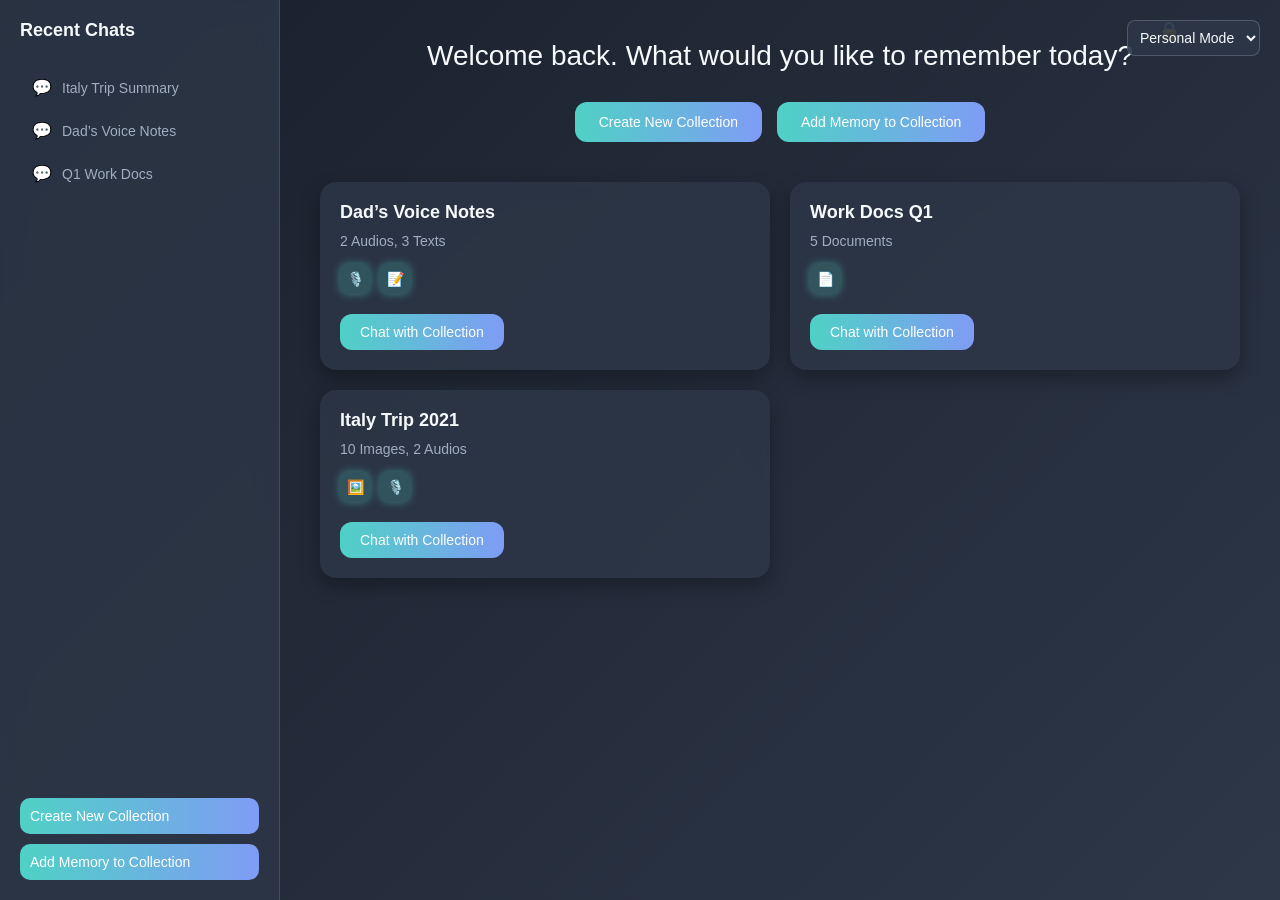
<file: index.html>
<!DOCTYPE html>
<html lang="en">
<head>
    <meta charset="UTF-8">
    <meta name="viewport" content="width=device-width, initial-scale=1.0">
    <title>Memory Vault - Dark Mode Homepage with Sidebar</title>
    <style>
        * {
            margin: 0;
            padding: 0;
            box-sizing: border-box;
            font-family: 'Inter', -apple-system, BlinkMacSystemFont, sans-serif;
        }

        body {
            background: linear-gradient(135deg, #1A202C 0%, #2D3748 100%);
            color: #E2E8F0;
            min-height: 100vh;
            overflow: hidden;
            display: flex;
        }

        .container {
            display: flex;
            width: 100%;
            height: 100vh;
        }

        /* Sidebar */
        .sidebar {
            width: 280px;
            background: rgba(45, 55, 72, 0.8);
            backdrop-filter: blur(12px);
            border-right: 1px solid rgba(160, 174, 192, 0.2);
            padding: 20px;
            display: flex;
            flex-direction: column;
            gap: 15px;
        }

        .sidebar h2 {
            font-size: 18px;
            color: #F7FAFC;
            margin-bottom: 10px;
        }

        .recent-chats {
            list-style: none;
            flex-grow: 1;
            overflow-y: auto;
        }

        .chat-item {
            padding: 12px;
            border-radius: 10px;
            cursor: pointer;
            font-size: 14px;
            color: #A0AEC0;
            transition: background 0.3s, color 0.3s;
            display: flex;
            align-items: center;
            gap: 10px;
        }

        .chat-item:hover {
            background: rgba(79, 209, 197, 0.2);
            color: #F7FAFC;
        }

        .chat-item.active {
            background: linear-gradient(90deg, #4FD1C5 0%, #7F9CF5 100%);
            color: #FFFFFF;
        }

        .chat-icon {
            font-size: 16px;
        }

        .sidebar-actions {
            display: flex;
            flex-direction: column;
            gap: 10px;
        }

        .sidebar-btn {
            background: linear-gradient(90deg, #4FD1C5 0%, #7F9CF5 100%);
            color: #FFFFFF;
            padding: 10px;
            border-radius: 10px;
            border: none;
            font-size: 14px;
            cursor: pointer;
            text-align: left;
            transition: box-shadow 0.3s, transform 0.3s;
        }

        .sidebar-btn:hover {
            box-shadow: 0 0 15px rgba(79, 209, 197, 0.7);
            transform: scale(1.02);
        }

        /* Main Content */
        .main-content {
            flex-grow: 1;
            padding: 20px;
            overflow-y: auto;
        }

        .header {
            text-align: center;
            padding: 20px;
        }

        .header h1 {
            font-size: 28px;
            font-weight: 500;
            color: #F7FAFC;
            margin-bottom: 10px;
        }

        .action-buttons {
            display: flex;
            gap: 15px;
            justify-content: center;
            margin-bottom: 20px;
        }

        .action-btn {
            background: linear-gradient(90deg, #4FD1C5 0%, #7F9CF5 100%);
            color: #FFFFFF;
            padding: 12px 24px;
            border-radius: 12px;
            border: none;
            font-size: 14px;
            cursor: pointer;
            transition: box-shadow 0.3s, transform 0.3s;
        }

        .action-btn:hover {
            box-shadow: 0 0 15px rgba(79, 209, 197, 0.7);
            transform: scale(1.05);
        }

        .collection-grid {
            display: grid;
            grid-template-columns: repeat(auto-fill, minmax(300px, 1fr));
            gap: 20px;
            padding: 20px;
        }

        .collection-card {
            background: rgba(45, 55, 72, 0.8);
            backdrop-filter: blur(12px);
            border-radius: 16px;
            padding: 20px;
            box-shadow: 0 8px 20px rgba(0, 0, 0, 0.3);
            transition: transform 0.3s, box-shadow 0.3s;
            cursor: pointer;
        }

        .collection-card:hover {
            transform: translateY(-5px);
            box-shadow: 0 12px 24px rgba(0, 0, 0, 0.4);
        }

        .collection-card h3 {
            font-size: 18px;
            color: #F7FAFC;
            margin-bottom: 10px;
        }

        .collection-card .sub-info {
            font-size: 14px;
            color: #A0AEC0;
            margin-bottom: 15px;
        }

        .memory-icons {
            display: flex;
            gap: 10px;
            margin-bottom: 20px;
        }

        .memory-icon {
            width: 30px;
            height: 30px;
            background: rgba(79, 209, 197, 0.2);
            border-radius: 8px;
            display: flex;
            align-items: center;
            justify-content: center;
            font-size: 14px;
            color: #4FD1C5;
            box-shadow: 0 0 8px rgba(79, 209, 197, 0.5);
        }

        .chat-btn {
            background: linear-gradient(90deg, #4FD1C5 0%, #7F9CF5 100%);
            color: #FFFFFF;
            padding: 10px 20px;
            border-radius: 12px;
            border: none;
            font-size: 14px;
            cursor: pointer;
            transition: box-shadow 0.3s, transform 0.3s;
        }

        .chat-btn:hover {
            box-shadow: 0 0 15px rgba(79, 209, 197, 0.7);
            transform: scale(1.05);
        }

        /* Chat Interface */
        .chat-view {
            display: none;
            position: fixed;
            top: 0;
            left: 0;
            width: 100%;
            height: 100%;
            background: rgba(26, 32, 44, 0.95);
            backdrop-filter: blur(8px);
            flex-direction: column;
            padding: 40px;
            z-index: 10;
        }

        .chat-view.active {
            display: flex;
        }

        .chat-header {
            display: flex;
            justify-content: space-between;
            align-items: center;
            margin-bottom: 20px;
        }

        .chat-header h2 {
            font-size: 22px;
            color: #F7FAFC;
        }

        .close-chat {
            background: none;
            border: none;
            color: #A0AEC0;
            font-size: 24px;
            cursor: pointer;
        }

        .suggested-prompts {
            display: flex;
            gap: 10px;
            margin-bottom: 20px;
            overflow-x: auto;
            padding-bottom: 5px;
        }

        .prompt-chip {
            background: linear-gradient(90deg, #4FD1C5 0%, #7F9CF5 100%);
            color: #FFFFFF;
            padding: 8px 16px;
            border-radius: 20px;
            font-size: 13px;
            cursor: pointer;
            transition: transform 0.2s;
        }

        .prompt-chip:hover {
            transform: scale(1.05);
        }

        .chat-container {
            flex-grow: 1;
            background: rgba(45, 55, 72, 0.9);
            border-radius: 16px;
            padding: 20px;
            overflow-y: auto;
            box-shadow: inset 0 2px 10px rgba(0, 0, 0, 0.3);
        }

        .chat-message {
            margin-bottom: 15px;
            display: flex;
            align-items: flex-start;
            gap: 10px;
        }

        .chat-message.user {
            justify-content: flex-end;
        }

        .chat-bubble {
            max-width: 60%;
            padding: 12px 18px;
            border-radius: 16px;
            font-size: 14px;
            line-height: 1.5;
            box-shadow: 0 2px 5px rgba(0, 0, 0, 0.2);
            animation: slideIn 0.3s ease;
        }

        .chat-message.user .chat-bubble {
            background: linear-gradient(90deg, #4FD1C5 0%, #7F9CF5 100%);
            color: #FFFFFF;
            border-bottom-right-radius: 4px;
        }

        .chat-message.ai .chat-bubble {
            background: rgba(74, 85, 104, 0.9);
            color: #F7FAFC;
            border-bottom-left-radius: 4px;
        }

        .chat-input {
            display: flex;
            gap: 10px;
            padding: 20px 0;
        }

        .chat-input input {
            flex-grow: 1;
            padding: 12px;
            border: 1px solid rgba(160, 174, 192, 0.3);
            border-radius: 12px;
            font-size: 14px;
            background: rgba(45, 55, 72, 0.9);
            color: #F7FAFC;
            outline: none;
        }

        .chat-input button {
            background: linear-gradient(90deg, #4FD1C5 0%, #7F9CF5 100%);
            color: #FFFFFF;
            border: none;
            padding: 12px 20px;
            border-radius: 12px;
            cursor: pointer;
            font-size: 14px;
        }

        /* Modals */
        .modal {
            display: none;
            position: fixed;
            top: 0;
            left: 0;
            width: 100%;
            height: 100%;
            background: rgba(0, 0, 0, 0.7);
            align-items: center;
            justify-content: center;
            z-index: 20;
        }

        .modal.active {
            display: flex;
        }

        .modal-content {
            background: rgba(45, 55, 72, 0.9);
            backdrop-filter: blur(12px);
            padding: 20px;
            border-radius: 16px;
            width: 400px;
            text-align: center;
            color: #F7FAFC;
        }

        .modal-content input, .modal-content select {
            width: 100%;
            padding: 10px;
            margin: 10px 0;
            border: 1px solid rgba(160, 174, 192, 0.3);
            border-radius: 8px;
            background: rgba(74, 85, 104, 0.9);
            color: #F7FAFC;
        }

        .modal-content button {
            background: linear-gradient(90deg, #4FD1C5 0%, #7F9CF5 100%);
            color: #FFFFFF;
            padding: 10px 20px;
            border: none;
            border-radius: 8px;
            cursor: pointer;
            margin: 5px;
        }

        /* Privacy Icon */
        .privacy-icon {
            position: fixed;
            top: 20px;
            right: 100px;
            font-size: 18px;
            color: #A0AEC0;
            cursor: pointer;
        }

        .privacy-icon:hover::after {
            content: 'Your memories are secure';
            position: absolute;
            background: #2D3748;
            color: #F7FAFC;
            padding: 6px 12px;
            border-radius: 6px;
            font-size: 12px;
            top: 25px;
            right: 0;
        }

        /* Mode Toggle */
        .mode-toggle {
            position: fixed;
            top: 20px;
            right: 20px;
        }

        .mode-toggle select {
            padding: 8px;
            border: 1px solid rgba(160, 174, 192, 0.3);
            border-radius: 8px;
            background: rgba(45, 55, 72, 0.9);
            color: #F7FAFC;
            font-size: 14px;
            cursor: pointer;
        }

        /* Animations */
        @keyframes slideIn {
            from {
                opacity: 0;
                transform: translateY(10px);
            }
            to {
                opacity: 1;
                transform: translateY(0);
            }
        }
    </style>
</head>
<body>
    <div class="container">
        <!-- Sidebar -->
        <div class="sidebar">
            <h2>Recent Chats</h2>
            <ul class="recent-chats">
                <li class="chat-item">
                    <span class="chat-icon">💬</span>
                    Italy Trip Summary
                </li>
                <li class="chat-item">
                    <span class="chat-icon">💬</span>
                    Dad’s Voice Notes
                </li>
                <li class="chat-item">
                    <span class="chat-icon">💬</span>
                    Q1 Work Docs
                </li>
            </ul>
            <div class="sidebar-actions">
                <button class="sidebar-btn" onclick="toggleNewCollectionModal()">Create New Collection</button>
                <button class="sidebar-btn" onclick="toggleAddMemoryModal()">Add Memory to Collection</button>
            </div>
        </div>

        <!-- Main Content -->
        <div class="main-content">
            <div class="header">
                <h1>Welcome back. What would you like to remember today?</h1>
            </div>

            <!-- Action Buttons -->
            <div class="action-buttons">
                <button class="action-btn" onclick="toggleNewCollectionModal()">Create New Collection</button>
                <button class="action-btn" onclick="toggleAddMemoryModal()">Add Memory to Collection</button>
            </div>

            <!-- Collection Grid -->
            <div class="collection-grid">
                <div class="collection-card">
                    <h3>Dad’s Voice Notes</h3>
                    <div class="sub-info">2 Audios, 3 Texts</div>
                    <div class="memory-icons">
                        <div class="memory-icon">🎙️</div>
                        <div class="memory-icon">📝</div>
                    </div>
                    <button class="chat-btn" onclick="openChat('Dad’s Voice Notes')">Chat with Collection</button>
                </div>
                <div class="collection-card">
                    <h3>Work Docs Q1</h3>
                    <div class="sub-info">5 Documents</div>
                    <div class="memory-icons">
                        <div class="memory-icon">📄</div>
                    </div>
                    <button class="chat-btn" onclick="openChat('Work Docs Q1')">Chat with Collection</button>
                </div>
                <div class="collection-card">
                    <h3>Italy Trip 2021</h3>
                    <div class="sub-info">10 Images, 2 Audios</div>
                    <div class="memory-icons">
                        <div class="memory-icon">🖼️</div>
                        <div class="memory-icon">🎙️</div>
                    </div>
                    <button class="chat-btn" onclick="openChat('Italy Trip 2021')">Chat with Collection</button>
                </div>
            </div>
        </div>
    </div>

    <!-- Chat Interface -->
    <div class="chat-view" id="chatView">
        <div class="chat-header">
            <h2 id="chatTitle"></h2>
            <button class="close-chat" onclick="closeChat()">×</button>
        </div>
        <div class="suggested-prompts">
            <div class="prompt-chip">What happened in this trip?</div>
            <div class="prompt-chip">Summarize the work notes</div>
        </div>
        <div class="chat-container">
            <div class="chat-message ai">
                <div class="chat-bubble">Let’s dive into this collection. What would you like to explore?</div>
            </div>
            <div class="chat-message user">
                <div class="chat-bubble">Can you summarize the key moments?</div>
            </div>
        </div>
        <div class="chat-input">
            <input type="text" placeholder="Ask about this collection…">
            <button>Send</button>
        </div>
    </div>

    <!-- New Collection Modal -->
    <div class="modal" id="newCollectionModal">
        <div class="modal-content">
            <h3>New Collection</h3>
            <input type="text" placeholder="Collection Name">
            <button onclick="toggleNewCollectionModal()">Create</button>
            <button onclick="toggleNewCollectionModal()">Cancel</button>
        </div>
    </div>

    <!-- Add Memory Modal -->
    <div class="modal" id="addMemoryModal">
        <div class="modal-content">
            <h3>Add Memory to Collection</h3>
            <select>
                <option>Dad’s Voice Notes</option>
                <option>Work Docs Q1</option>
                <option>Italy Trip 2021</option>
            </select>
            <input type="file" accept=".txt,.pdf,.jpg,.png,.mp3">
            <button onclick="toggleAddMemoryModal()">Add</button>
            <button onclick="toggleAddMemoryModal()">Cancel</button>
        </div>
    </div>

    <!-- Privacy Icon -->
    <div class="privacy-icon">🔒</div>

    <!-- Mode Toggle -->
    <div class="mode-toggle">
        <select onchange="toggleMode(this.value)">
            <option>Personal Mode</option>
            <option>Work Mode</option>
        </select>
    </div>

    <script>
        function openChat(collectionName) {
            const chatView = document.getElementById('chatView');
            const chatTitle = document.getElementById('chatTitle');
            chatTitle.textContent = collectionName;
            chatView.classList.add('active');
            const chatContainer = document.querySelector('.chat-container');
            chatContainer.scrollTop = chatContainer.scrollHeight;
        }

        function closeChat() {
            const chatView = document.getElementById('chatView');
            chatView.classList.remove('active');
        }

        function toggleNewCollectionModal() {
            const modal = document.getElementById('newCollectionModal');
            modal.classList.toggle('active');
        }

        function toggleAddMemoryModal() {
            const modal = document.getElementById('addMemoryModal');
            modal.classList.toggle('active');
        }

        function toggleMode(mode) {
            const promptChips = document.querySelectorAll('.prompt-chip');
            promptChips.forEach(chip => {
                chip.textContent = mode === 'Work Mode' ? 'Summarize the work notes' : 'What happened in this trip?';
            });
        }

        // Microinteractions
        const cards = document.querySelectorAll('.collection-card');
        cards.forEach(card => {
            card.addEventListener('mouseenter', () => {
                card.style.transition = 'transform 0.3s, box-shadow 0.3s';
            });
        });

        const chatItems = document.querySelectorAll('.chat-item');
        chatItems.forEach(item => {
            item.addEventListener('click', () => {
                chatItems.forEach(i => i.classList.remove('active'));
                item.classList.add('active');
            });
        });

        const promptChips = document.querySelectorAll('.prompt-chip');
        promptChips.forEach(chip => {
            chip.addEventListener('click', () => {
                chip.style.transform = 'scale(0.95)';
                setTimeout(() => {
                    chip.style.transform = 'scale(1)';
                }, 100);
            });
        });
    </script>
</body>
</html>
</file>
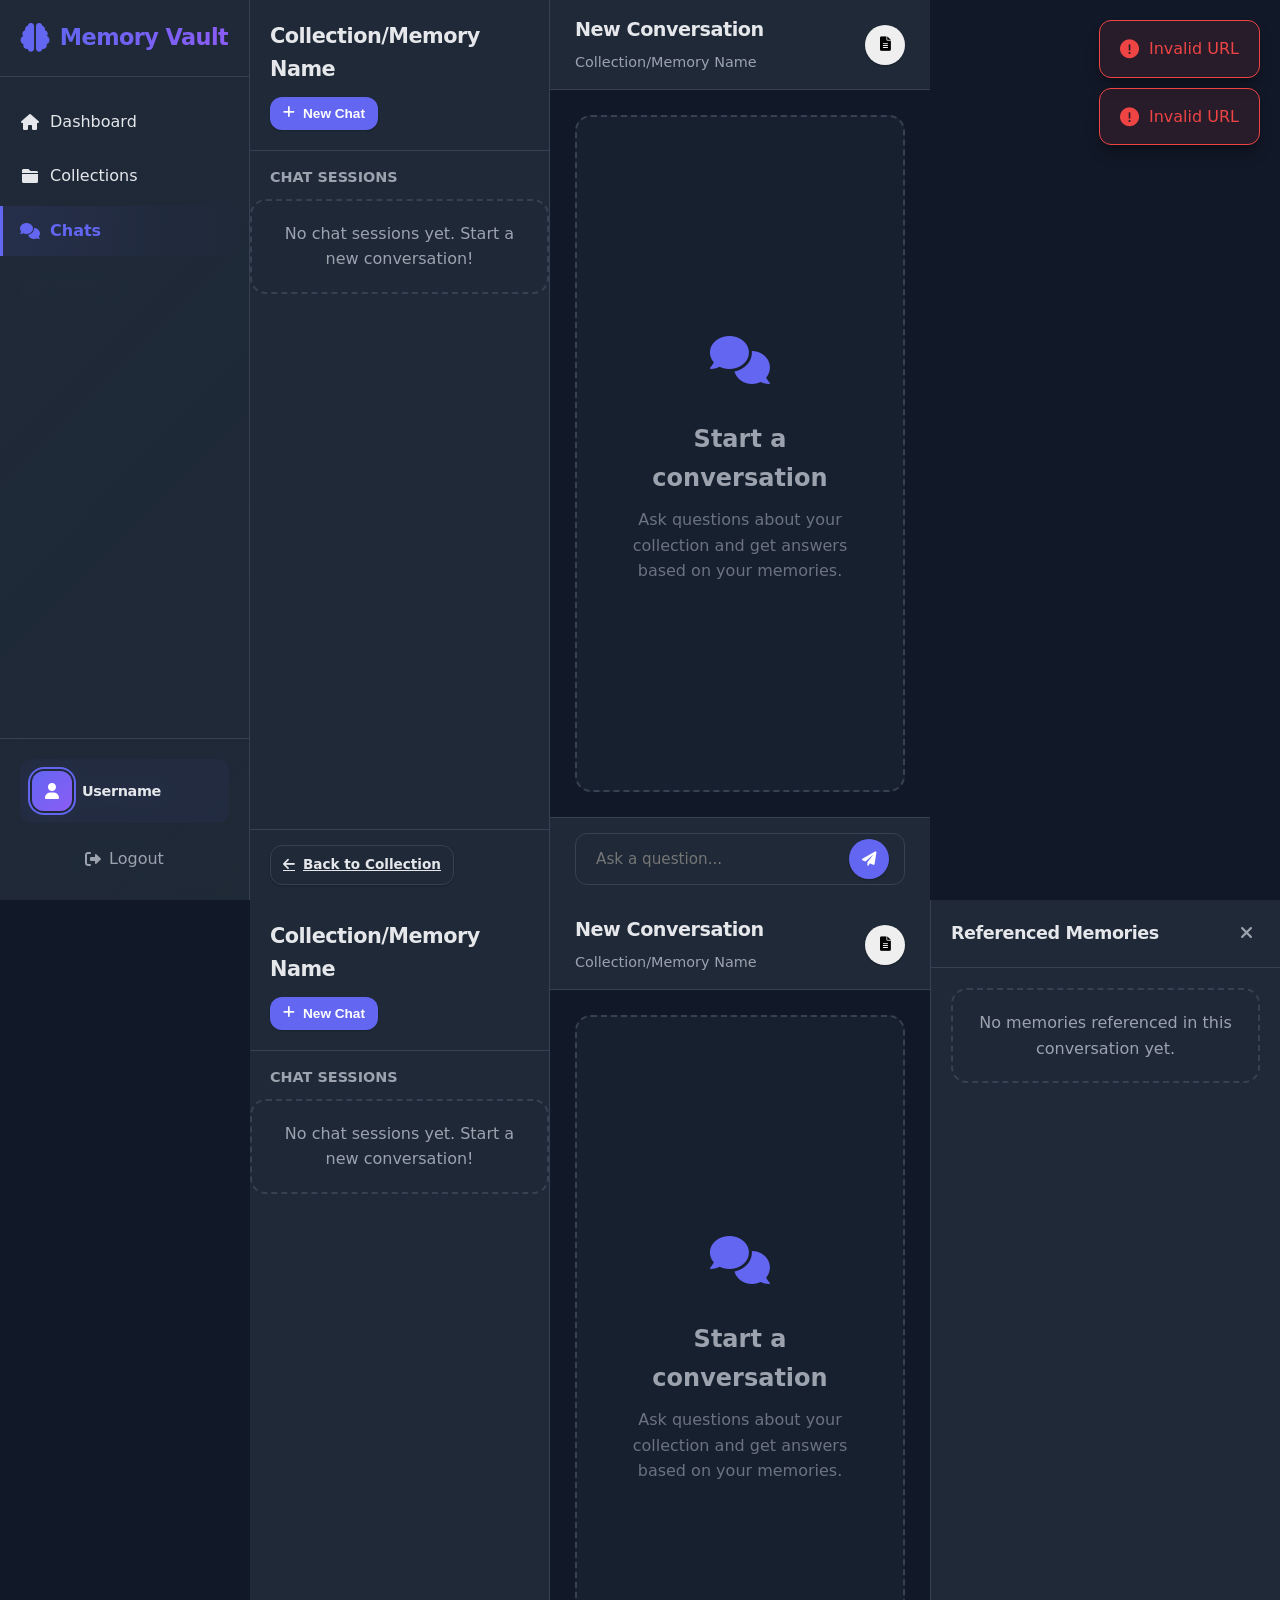
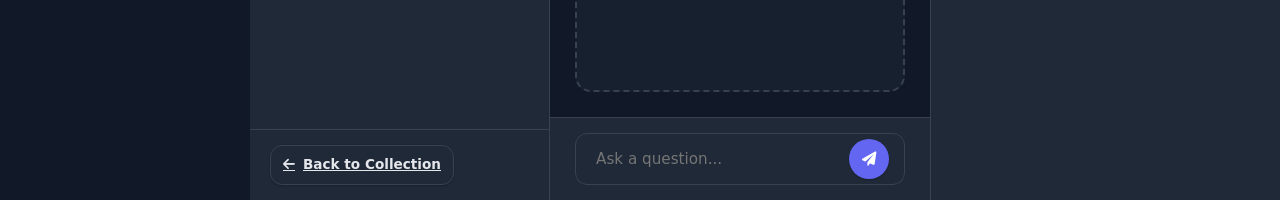
<file: home.html>
<!DOCTYPE html>
<html lang="en">
<head>
    <meta charset="UTF-8">
    <meta name="viewport" content="width=device-width, initial-scale=1.0">
    <title>Memory Vault - Chat</title>
    <link rel="stylesheet" href="https://cdnjs.cloudflare.com/ajax/libs/font-awesome/6.0.0/css/all.min.css">
    <style>
        /* Base Styles */
/* Base Styles */
:root {
    --primary-color: #6366f1;
    --primary-light: #818cf8;
    --primary-dark: #4f46e5;
    --secondary-color: #8b5cf6;
    --accent-color: #f59e0b;
    --text-color: #e5e7eb;
    --text-light: #9ca3af;
    --text-muted: #6b7280;
    --background-color: #111827;
    --card-bg: #1f2937;
    --sidebar-bg: #1f2937;
    --sidebar-active: rgba(99, 102, 241, 0.1);
    --user-message-bg: rgba(99, 102, 241, 0.1);
    --ai-message-bg: rgba(31, 41, 55, 0.5);
    --border-color: #374151;
    --light-border: #4b5563;
    --error-color: #ef4444;
    --success-color: #10b981;
    --reference-color: #f1c40f;
    --shadow: 0 4px 6px -1px rgba(0, 0, 0, 0.3), 0 2px 4px -1px rgba(0, 0, 0, 0.2);
    --shadow-sm: 0 1px 2px rgba(0, 0, 0, 0.2);
    --shadow-lg: 0 10px 15px -3px rgba(0, 0, 0, 0.3), 0 4px 6px -2px rgba(0, 0, 0, 0.2);
    --transition: all 0.3s cubic-bezier(0.4, 0, 0.2, 1);
    --radius-sm: 0.375rem;
    --radius-md: 0.5rem;
    --radius-lg: 0.75rem;
    --radius-xl: 1rem;
}

* {
    margin: 0;
    padding: 0;
    box-sizing: border-box;
}

body {
    font-family: 'Inter', 'Segoe UI', system-ui, sans-serif;
    background-color: var(--background-color);
    color: var(--text-color);
    line-height: 1.6;
    min-height: 100vh;
}

/* App Container */
.app-container {
    display: flex;
    min-height: 100vh;
}

/* Main Sidebar */
.sidebar {
    width: 250px;
    background-color: var(--sidebar-bg);
    border-right: 1px solid var(--border-color);
    display: flex;
    flex-direction: column;
    position: fixed;
    top: 0;
    left: 0;
    bottom: 0;
    z-index: 10;
    transition: var(--transition);
    background: linear-gradient(135deg, var(--card-bg) 0%, rgba(31, 41, 55, 0.95) 100%);
    backdrop-filter: blur(10px);
}

.sidebar-header {
    padding: 20px;
    display: flex;
    align-items: center;
    justify-content: center;
    border-bottom: 1px solid var(--border-color);
}

.sidebar-header .logo-icon {
    font-size: 1.8rem;
    color: var(--primary-color);
    margin-right: 10px;
    transition: var(--transition);
}

.sidebar-header .logo-icon:hover {
    color: var(--primary-light);
}

.sidebar-header .app-name {
    font-size: 1.4rem;
    font-weight: 700;
    background: linear-gradient(to right, var(--primary-color), var(--secondary-color));
    -webkit-background-clip: text;
    -webkit-text-fill-color: transparent;
    letter-spacing: -0.025em;
}

.sidebar-nav {
    flex: 1;
    padding: 20px 0;
    overflow-y: auto;
}

.sidebar-nav ul {
    list-style: none;
}

.sidebar-nav li {
    margin-bottom: 5px;
}

.sidebar-nav a {
    display: flex;
    align-items: center;
    padding: 12px 20px;
    color: var(--text-color);
    text-decoration: none;
    transition: var(--transition);
    border-radius: 0 var(--radius-lg) var(--radius-lg) 0;
    font-weight: 500;
}

.sidebar-nav a:hover {
    background-color: var(--sidebar-active);
    color: var(--primary-color);
    transform: translateX(4px);
}

.sidebar-nav li.active a {
    background: linear-gradient(90deg, var(--sidebar-active), transparent);
    color: var(--primary-color);
    font-weight: 600;
    border-left: 3px solid var(--primary-color);
    padding-left: 17px;
}

.sidebar-nav i {
    margin-right: 10px;
    width: 20px;
    text-align: center;
    color: currentColor;
    transition: var(--transition);
}

.sidebar-footer {
    padding: 20px;
    border-top: 1px solid var(--border-color);
}

.user-info {
    display: flex;
    align-items: center;
    margin-bottom: 15px;
    padding: 0.75rem;
    background-color: rgba(99, 102, 241, 0.05);
    border-radius: var(--radius-lg);
    transition: var(--transition);
}

.user-info:hover {
    background-color: rgba(99, 102, 241, 0.1);
}

.user-avatar {
    width: 40px;
    height: 40px;
    background: linear-gradient(135deg, var(--primary-color), var(--secondary-color));
    color: white;
    border-radius: 12px;
    display: flex;
    align-items: center;
    justify-content: center;
    margin-right: 10px;
    box-shadow: 0 0 0 2px var(--card-bg), 0 0 0 4px var(--primary-color);
}

.user-name {
    font-weight: 600;
    font-size: 0.9rem;
    letter-spacing: -0.025em;
}

.logout-button {
    display: flex;
    align-items: center;
    justify-content: center;
    color: var(--text-light);
    text-decoration: none;
    padding: 8px 0;
    transition: var(--transition);
    border-radius: var(--radius-lg);
    font-weight: 500;
}

.logout-button:hover {
    color: var(--primary-color);
    background-color: var(--sidebar-active);
}

.logout-button i {
    margin-right: 8px;
    color: currentColor;
}

/* Chat Container */
.chat-container {
    flex: 1;
    margin-left: 250px;
    display: flex;
    height: 100vh;
}

/* Chat Sidebar */
.chat-sidebar {
    width: 300px;
    border-right: 1px solid var(--border-color);
    display: flex;
    flex-direction: column;
    background-color: var(--card-bg);
}

.chat-sidebar-header {
    padding: 20px;
    border-bottom: 1px solid var(--border-color);
}

.chat-sidebar-header h2 {
    font-size: 1.3rem;
    margin-bottom: 10px;
    color: var(--text-color);
    word-break: break-word;
    font-weight: 700;
    letter-spacing: -0.025em;
}

.chat-sessions {
    flex: 1;
    overflow-y: auto;
    padding: 15px 0;
}

.chat-sessions h3 {
    padding: 0 20px;
    font-size: 0.9rem;
    text-transform: uppercase;
    color: var(--text-light);
    margin-bottom: 10px;
    font-weight: 600;
}

.chat-sessions-list {
    display: flex;
    flex-direction: column;
}

.chat-session-item {
    padding: 12px 20px;
    cursor: pointer;
    transition: var(--transition);
    border-left: 3px solid transparent;
    background-color: var(--card-bg);
}

.chat-session-item:hover {
    background-color: var(--sidebar-active);
    transform: translateX(4px);
}

.chat-session-item.active {
    background: linear-gradient(90deg, var(--sidebar-active), transparent);
    border-left-color: var(--primary-color);
}

.chat-session-name {
    font-weight: 600;
    margin-bottom: 5px;
    white-space: nowrap;
    overflow: hidden;
    text-overflow: ellipsis;
    color: var(--text-color);
}

.chat-session-date {
    font-size: 0.8rem;
    color: var(--text-muted);
}

.chat-sidebar-footer {
    padding: 15px 20px;
    border-top: 1px solid var(--border-color);
}

/* Main Chat Area */
.chat-main {
    flex: 1;
    display: flex;
    flex-direction: column;
    background-color: var(--background-color);
}

.chat-header {
    padding: 15px 25px;
    background-color: var(--card-bg);
    border-bottom: 1px solid var(--border-color);
    display: flex;
    justify-content: space-between;
    align-items: center;
}

.chat-info h2 {
    font-size: 1.2rem;
    margin-bottom: 3px;
    color: var(--text-color);
    font-weight: 700;
    letter-spacing: -0.025em;
}

.chat-info span {
    font-size: 0.9rem;
    color: var(--text-light);
}

.chat-messages {
    flex: 1;
    overflow-y: auto;
    padding: 25px;
}

.welcome-message {
    display: flex;
    flex-direction: column;
    align-items: center;
    justify-content: center;
    height: 100%;
    padding: 30px;
    text-align: center;
    color: var(--text-light);
    background-color: rgba(31, 41, 55, 0.5);
    border-radius: var(--radius-xl);
    border: 2px dashed var(--border-color);
}

.welcome-icon {
    font-size: 3rem;
    color: var(--primary-color);
    margin-bottom: 20px;
    transition: var(--transition);
}

.welcome-icon:hover {
    transform: scale(1.1);
}

.welcome-message h3 {
    font-size: 1.5rem;
    margin-bottom: 10px;
    font-weight: 700;
}

.welcome-message p {
    max-width: 400px;
    color: var(--text-muted);
}

.message {
    margin-bottom: 20px;
    max-width: 85%;
}

.message.user-message {
    margin-left: auto;
}

.message.ai-message {
    margin-right: auto;
}

.message-content {
    padding: 15px;
    border-radius: var(--radius-lg);
    position: relative;
    box-shadow: var(--shadow-sm);
    transition: var(--transition);
}

.message-content:hover {
    transform: translateY(-2px);
    box-shadow: var(--shadow);
}

.user-message .message-content {
    background-color: var(--user-message-bg);
    border-bottom-right-radius: 0;
}

.ai-message .message-content {
    background-color: var(--ai-message-bg);
    border-bottom-left-radius: 0;
}

.message-text {
    white-space: pre-wrap;
    font-size: 0.95rem;
    line-height: 1.5;
    color: var(--text-color);
}

.message-references {
    margin-top: 10px;
    padding-top: 10px;
    border-top: 1px dashed var(--light-border);
}

.message-references h4 {
    font-size: 0.8rem;
    color: var(--text-light);
    margin-bottom: 5px;
    font-weight: 600;
}

.reference-list {
    display: flex;
    flex-wrap: wrap;
    gap: 5px;
}

.reference-item {
    background-color: rgba(241, 196, 15, 0.1);
    color: var(--text-color);
    padding: 3px 8px;
    border-radius: var(--radius-md);
    font-size: 0.8rem;
    cursor: pointer;
    transition: var(--transition);
}

.reference-item:hover {
    background-color: rgba(241, 196, 15, 0.2);
    transform: translateY(-1px);
}

.message-meta {
    display: flex;
    justify-content: flex-end;
    margin-top: 5px;
    font-size: 0.8rem;
    color: var(--text-muted);
}

/* Chat Input */
.chat-input-container {
    padding: 15px 25px;
    background-color: var(--card-bg);
    border-top: 1px solid var(--border-color);
}

.thinking-indicator {
    display: none;
    align-items: center;
    padding: 8px 15px;
    border-radius: var(--radius-lg);
    background-color: var(--ai-message-bg);
    margin-bottom: 10px;
    width: fit-content;
}

.thinking-indicator.active {
    display: flex;
}

.thinking-indicator .dot {
    width: 8px;
    height: 8px;
    background-color: var(--text-muted);
    border-radius: 50%;
    margin-right: 4px;
    animation: bounce 1.4s infinite ease-in-out both;
}

.thinking-indicator .dot:nth-child(1) {
    animation-delay: -0.32s;
}

.thinking-indicator .dot:nth-child(2) {
    animation-delay: -0.16s;
}

.thinking-indicator p {
    margin-left: 5px;
    font-size: 0.9rem;
    color: var(--text-light);
}

@keyframes bounce {
    0%, 80%, 100% { transform: scale(0); }
    40% { transform: scale(1.0); }
}

.chat-input {
    display: flex;
    align-items: center;
    gap: 10px;
    background-color: var(--card-bg);
    border-radius: var(--radius-lg);
    padding: 5px 15px 5px 20px;
    border: 1px solid var(--border-color);
    transition: var(--transition);
}

.chat-input:hover {
    border-color: var(--primary-color);
}

.chat-input textarea {
    flex: 1;
    border: none;
    background: transparent;
    padding: 10px 0;
    resize: none;
    max-height: 100px;
    min-height: 24px;
    outline: none;
    font-family: inherit;
    font-size: 0.95rem;
    color: var(--text-color);
}

.chat-input textarea:focus {
    border-color: var(--primary-color);
}

/* Referenced Memories Panel */
.memories-panel {
    width: 350px;
    background-color: var(--card-bg);
    border-left: 1px solid var(--border-color);
    display: flex;
    flex-direction: column;
    transform: translateX(100%);
    transition: transform 0.3s ease;
}

.memories-panel.active {
    transform: translateX(0);
}

.memories-panel-header {
    padding: 15px 20px;
    border-bottom: 1px solid var(--border-color);
    display: flex;
    justify-content: space-between;
    align-items: center;
}

.memories-panel-header h3 {
    font-size: 1.1rem;
    font-weight: 700;
    color: var(--text-color);
    letter-spacing: -0.025em;
}

.close-panel-btn {
    background: none;
    border: none;
    cursor: pointer;
    color: var(--text-light);
    font-size: 1.1rem;
    transition: var(--transition);
    padding: 8px;
    border-radius: var(--radius-md);
}

.close-panel-btn:hover {
    color: var(--error-color);
    background-color: rgba(239, 68, 68, 0.1);
}

.memories-list {
    flex: 1;
    overflow-y: auto;
    padding: 20px;
}

.memory-item {
    background-color: var(--card-bg);
    border-radius: var(--radius-lg);
    padding: 15jx;
    margin-bottom: 15px;
    box-shadow: var(--shadow);
    transition: var(--transition);
    border: 1px solid var(--border-color);
}

.memory-item:hover {
    transform: translateY(-4px);
    box-shadow: var(--shadow-lg);
    border-color: var(--primary-color);
}

.memory-header {
    display: flex;
    align-items: center;
    margin-bottom: 10px;
}

.memory-type-icon {
    width: 36px;
    height: 36px;
    border-radius: var(--radius-md);
    background: linear-gradient(135deg, rgba(99, 102, 241, 0.1), rgba(139, 92, 246, 0.1));
    color: var(--primary-color);
    display: flex;
    align-items: center;
    justify-content: center;
    margin-right: 10px;
    transition: var(--transition);
}

.memory-item:hover .memory-type-icon {
    background: linear-gradient(135deg, rgba(99, 102, 241, 0.2), rgba(139, 92, 246, 0.2));
}

.memory-details h4 {
    font-size: 1rem;
    margin-bottom: 3px;
    color: var(--text-color);
    font-weight: 600;
}

.memory-details small {
    color: var(--text-muted);
    font-size: 0.8rem;
}

.memory-preview {
    margin-top: 10px;
    padding: 10px;
    background-color: rgba(31, 41, 55, 0.5);
    border-radius: var(--radius-md);
    font-size: 0.9rem;
    max-height: 150px;
    overflow-y: auto;
    border: 1px solid var(--light-border);
    color: var(--text-light);
}

.audio-preview audio {
    width: 100%;
    margin-top: 5px;
}

/* Empty States */
.empty-state {
    text-align: center;
    padding: 20px;
    color: var(--text-light);
    background-color: rgba(31, 41, 55, 0.5);
    border-radius: var(--radius-xl);
    border: 2px dashed var(--border-color);
}

/* Buttons */
.btn {
    padding: 10px 15px;
    border-radius: var(--radius-lg);
    border: none;
    font-size: 0.9rem;
    font-weight: 600;
    cursor: pointer;
    transition: var(--transition);
    display: inline-flex;
    align-items: center;
    justify-content: center;
    box-shadow: var(--shadow-sm);
}

.btn i {
    margin-right: 8px;
}

.btn-sm {
    padding: 8px 12px;
    font-size: 0.85rem;
}

.btn-icon {
    width: 40px;
    height: 40px;
    padding: 0;
    border-radius: 50%;
}

.btn-icon i {
    margin: 0;
}

.btn-primary {
    background-color: var(--primary-color);
    color: white;
    border: 1px solid transparent;
}

.btn-primary:hover {
    background-color: var(--primary-dark);
    transform: translateY(-2px);
    box-shadow: 0 4px 14px -1px rgba(99, 102, 241, 0.3);
}

.btn-primary:active {
    transform: translateY(0);
    box-shadow: none;
}

.btn-secondary {
    background-color: var(--card-bg);
    color: var(--text-color);
    border: 1px solid var(--border-color);
}

.btn-secondary:hover {
    background-color: var(--sidebar-active);
    border-color: var(--primary-color);
}

/* Notification */
#notification-container {
    position: fixed;
    top: 20px;
    right: 20px;
    z-index: 1000;
}

.notification {
    padding: 15px 20px;
    border-radius: var(--radius-lg);
    margin-bottom: 10px;
    box-shadow: var(--shadow-lg);
    display: flex;
    align-items: center;
    animation: slideIn 0.3s forwards;
    border: 1px solid;
}

.notification.success {
    background-color: rgba(16, 185, 129, 0.1);
    color: var(--success-color);
    border-color: var(--success-color);
}

.notification.error {
    background-color: rgba(239, 68, 68, 0.1);
    color: var(--error-color);
    border-color: var(--error-color);
}

.notification i {
    margin-right: 10px;
    font-size: 1.2rem;
}

@keyframes slideIn {
    from {
        transform: translateX(100%);
        opacity: 0;
    }
    to {
        transform: translateX(0);
        opacity: 1;
    }
}

/* Responsive Styles */
@media (max-width: 1200px) {
    .chat-sidebar {
        width: 260px;
    }
    
    .memories-panel {
        width: 300px;
    }
}

@media (max-width: 992px) {
    .chat-container {
        display: grid;
        grid-template-areas: 
            "sidebar sidebar"
            "main memories";
        grid-template-columns: 1fr 0;
        grid-template-rows: auto 1fr;
    }
    
    .chat-sidebar {
        grid-area: sidebar;
        width: 100%;
        height: auto;
        max-height: 40vh;
    }
    
    .chat-main {
        grid-area: main;
    }
    
    .memories-panel {
        grid-area: memories;
        width: 100%;
        height: 100%;
        position: fixed;
        top: 0;
        right: 0;
        bottom: 0;
    }
    
    .message {
        max-width: 90%;
    }
}

@media (max-width: 768px) {
    .sidebar {
        width: 70px;
    }

    .sidebar-header .app-name, 
    .sidebar-nav span, 
    .user-details,
    .logout-button span {
        display: none;
    }

    .user-avatar {
        margin-right: 0;
    }

    .sidebar-header {
        justify-content: center;
    }

    .sidebar-header .logo-icon {
        margin-right: 0;
    }

    .chat-container {
        margin-left: 70px;
    }
    
    .message {
        max-width: 95%;
    }
}
    </style>
</head>
<body>
    <div class="app-container">
        <!-- Sidebar Navigation -->
        <aside class="sidebar">
            <div class="sidebar-header">
                <i class="fas fa-brain logo-icon"></i>
                <h1 class="app-name">Memory Vault</h1>
            </div>
            <nav class="sidebar-nav">
                <ul>
                    <li>
                        <a href="/">
                            <i class="fas fa-home"></i>
                            <span>Dashboard</span>
                        </a>
                    </li>
                    <li>
                        <a href="/collections">
                            <i class="fas fa-folder"></i>
                            <span>Collections</span>
                        </a>
                    </li>
                    <li class="active">
                        <a href="/chats">
                            <i class="fas fa-comments"></i>
                            <span>Chats</span>
                        </a>
                    </li>
                    <li>
                        <a href="/settings">
                            <i class="fas fa-cog"></i>
                            <span>Settings</span>
                        </a>
                    </li>
                </ul>
            </nav>
            <div class="sidebar-footer">
                <div class="user-info">
                    <div class="user-avatar">
                        <i class="fas fa-user"></i>
                    </div>
                    <div class="user-details">
                        <p class="user-name" id="current-username">Username</p>
                    </div>
                </div>
                <a href="/logout" class="logout-button">
                    <i class="fas fa-sign-out-alt"></i>
                    <span>Logout</span>
                </a>
            </div>
        </aside>

        <!-- Chat Container -->
        <div class="chat-container">
            <!-- Chat Sidebar -->
            <aside class="chat-sidebar">
                <div class="chat-sidebar-header">
                    <h2 id="entity-name">Collection/Memory Name</h2>
                    <button id="new-chat-btn" class="btn btn-sm btn-primary">
                        <i class="fas fa-plus"></i> New Chat
                    </button>
                </div>
                <div class="chat-sessions">
                    <h3>Chat Sessions</h3>
                    <div class="chat-sessions-list" id="chat-sessions-container">
                        <!-- Chat sessions will be loaded here -->
                        <div class="empty-state" id="empty-chats">
                            <p>No chat sessions yet. Start a new conversation!</p>
                        </div>
                    </div>
                </div>
                <div class="chat-sidebar-footer">
                    <a href="#" id="back-link" class="btn btn-secondary btn-sm">
                        <i class="fas fa-arrow-left"></i> Back to Collection
                    </a>
                </div>
            </aside>

            <!-- Main Chat Area -->
            <main class="chat-main">
                <!-- Chat Header -->
                <header class="chat-header">
                    <div class="chat-info">
                        <h2 id="chat-title">New Conversation</h2>
                        <span id="chat-subtitle">Collection/Memory Name</span>
                    </div>
                    <div class="chat-actions">
                        <button id="view-memories-btn" class="btn btn-icon" title="View Referenced Memories">
                            <i class="fas fa-file-alt"></i>
                        </button>
                    </div>
                </header>

                <!-- Chat Messages -->
                <div class="chat-messages" id="chat-messages">
                    <!-- Messages will be loaded here -->
                    <div class="welcome-message" id="welcome-message">
                        <div class="welcome-icon">
                            <i class="fas fa-comments"></i>
                        </div>
                        <h3>Start a conversation</h3>
                        <p>Ask questions about your collection and get answers based on your memories.</p>
                    </div>
                </div>

                <!-- Chat Input -->
                <div class="chat-input-container">
                    <div id="thinking-indicator" class="thinking-indicator">
                        <span class="dot"></span>
                        <span class="dot"></span>
                        <span class="dot"></span>
                        <p>Thinking...</p>
                    </div>
                    <form id="chat-form" class="chat-input">
                        <textarea 
                            id="chat-input" 
                            placeholder="Ask a question..."
                            rows="1" 
                            required
                        ></textarea>
                        <button type="submit" id="send-btn" class="btn btn-icon btn-primary">
                            <i class="fas fa-paper-plane"></i>
                        </button>
                    </form>
                </div>
            </main>

            <!-- Referenced Memories Panel -->
            <aside class="memories-panel" id="memories-panel">
                <div class="memories-panel-header">
                    <h3>Referenced Memories</h3>
                    <button class="close-panel-btn">
                        <i class="fas fa-times"></i>
                    </button>
                </div>
                <div class="memories-list" id="referenced-memories">
                    <!-- Referenced memories will be loaded here -->
                    <div class="empty-state" id="empty-references">
                        <p>No memories referenced in this conversation yet.</p>
                    </div>
                </div>
            </aside>
        </div>
    </div>

    <!-- Notification Container -->
    <div id="notification-container"></div>

    <script>document.addEventListener('DOMContentLoaded', () => {
        // DOM Elements
        const entityNameEl = document.getElementById('entity-name');
        const chatTitleEl = document.getElementById('chat-title');
        const chatSubtitleEl = document.getElementById('chat-subtitle');
        const newChatBtn = document.getElementById('new-chat-btn');
        const backLinkEl = document.getElementById('back-link');
        const viewMemoriesBtn = document.getElementById('view-memories-btn');
        const memoriesPanel = document.getElementById('memories-panel');
        const closePanelBtn = document.querySelector('.close-panel-btn');
        const chatSessionsContainer = document.getElementById('chat-sessions-container');
        const emptyChatsSessions = document.getElementById('empty-chats');
        const chatMessagesContainer = document.getElementById('chat-messages');
        const welcomeMessage = document.getElementById('welcome-message');
        const chatForm = document.getElementById('chat-form');
        const chatInput = document.getElementById('chat-input');
        const sendBtn = document.getElementById('send-btn');
        const thinkingIndicator = document.getElementById('thinking-indicator');
        const referencedMemoriesContainer = document.getElementById('referenced-memories');
        const emptyReferences = document.getElementById('empty-references');
        const currentUsernameEl = document.getElementById('current-username');
        const notificationContainer = document.getElementById('notification-container');
    
        // State
        let entityType = 'collection'; // 'collection' or 'memory'
        let entityId = null;
        let entityData = null;
        let chatId = null;
        let chatSessions = [];
        let messages = [];
        let referencedMemories = [];
        let currentUser = null;
        let isProcessing = false;
    
        // Get parameters from URL
        const urlParams = getUrlParams();
        
        // Initialize
        init();
        
        // Auto-resize the textarea as content changes
        chatInput.addEventListener('input', function() {
            this.style.height = 'auto';
            this.style.height = (this.scrollHeight) + 'px';
        });
        
        // Get URL parameters
        function getUrlParams() {
            const path = window.location.pathname;
            console.log('Current path:', path);
            
            let params = {};
            
            // Check if it's a collection chat
            const collectionMatch = path.match(/\/collections\/([^\/]+)\/chat(?:\/([^\/]+))?$/);
            if (collectionMatch) {
                params.entityType = 'collection';
                params.entityId = collectionMatch[1];
                params.chatId = collectionMatch[2] || null;
                return params;
            }
            
            // Check if it's a memory chat
            const memoryMatch = path.match(/\/collections\/([^\/]+)\/memory\/([^\/]+)\/chat(?:\/([^\/]+))?$/);
            if (memoryMatch) {
                params.entityType = 'memory';
                params.collectionId = memoryMatch[1];
                params.entityId = memoryMatch[2];
                params.chatId = memoryMatch[3] || null;
                return params;
            }
            
            console.error('Invalid URL pattern');
            return null;
        }
        
        // Initialize
        async function init() {
            if (!urlParams) {
                showNotification('Invalid URL', 'error');
                setTimeout(() => {
                    window.location.href = '/';
                }, 2000);
                return;
            }
            
            console.log('URL Parameters:', urlParams);
            
            entityType = urlParams.entityType;
            entityId = urlParams.entityId;
            chatId = urlParams.chatId;
            
            // Setup back link
            if (entityType === 'collection') {
                backLinkEl.href = `/collections/${entityId}`;
            } else if (entityType === 'memory') {
                backLinkEl.href = `/collections/${urlParams.collectionId}`;
            }
            
            await getCurrentUser();
            
            if (entityType === 'collection') {
                await fetchCollection();
            } else if (entityType === 'memory') {
                await fetchMemory();
            }
            
            await fetchChatSessions();
            
            if (chatId) {
                await fetchChatMessages();
            }
            
            setupEventListeners();
        }
        
        // Get current user info
        async function getCurrentUser() {
            try {
                const response = await fetch('/api/user/current');
                
                if (!response.ok) {
                    window.location.href = '/login';
                    return;
                }
    
                const data = await response.json();
                
                if (data.success) {
                    currentUser = data.user;
                    currentUsernameEl.textContent = currentUser.username;
                } else {
                    window.location.href = '/login';
                }
            } catch (error) {
                console.error('Error fetching user info:', error);
                window.location.href = '/login';
            }
        }
        
        // Fetch collection details
        async function fetchCollection() {
            try {
                const response = await fetch(`/api/collections/${entityId}`);
                
                if (!response.ok) {
                    throw new Error(`HTTP error! status: ${response.status}`);
                }
                
                const data = await response.json();
                
                if (data.success) {
                    entityData = data.collection;
                    
                    // Update UI
                    entityNameEl.textContent = entityData.name;
                    chatSubtitleEl.textContent = entityData.name;
                    document.title = `Memory Vault - Chat with ${entityData.name}`;
                } else {
                    showNotification(data.error || 'Failed to load collection', 'error');
                    setTimeout(() => {
                        window.location.href = '/collections';
                    }, 3000);
                }
            } catch (error) {
                console.error('Error fetching collection:', error);
                showNotification('An error occurred while loading the collection', 'error');
                setTimeout(() => {
                    window.location.href = '/collections';
                }, 3000);
            }
        }
        
        // Fetch memory details
        async function fetchMemory() {
            try {
                const response = await fetch(`/api/collections/${urlParams.collectionId}/memories/${entityId}`);
                
                if (!response.ok) {
                    throw new Error(`HTTP error! status: ${response.status}`);
                }
                
                const data = await response.json();
                
                if (data.success) {
                    entityData = data.memory;
                    
                    // Update UI
                    entityNameEl.textContent = entityData.title;
                    chatSubtitleEl.textContent = entityData.title;
                    document.title = `Memory Vault - Chat with ${entityData.title}`;
                } else {
                    showNotification(data.error || 'Failed to load memory', 'error');
                    setTimeout(() => {
                        window.location.href = `/collections/${urlParams.collectionId}`;
                    }, 3000);
                }
            } catch (error) {
                console.error('Error fetching memory:', error);
                showNotification('An error occurred while loading the memory', 'error');
                setTimeout(() => {
                    window.location.href = `/collections/${urlParams.collectionId}`;
                }, 3000);
            }
        }
        
        // Fetch chat sessions
        async function fetchChatSessions() {
            try {
                let url;
                
                if (entityType === 'collection') {
                    url = `/api/collections/${entityId}/chats`;
                } else if (entityType === 'memory') {
                    url = `/api/collections/${urlParams.collectionId}/memory/${entityId}/chats`;
                }
                
                const response = await fetch(url);
                
                if (!response.ok) {
                    if (response.status === 404) {
                        console.warn('Chat sessions endpoint not found');
                        return;
                    }
                    throw new Error(`HTTP error! status: ${response.status}`);
                }
                
                const data = await response.json();
                
                if (data.success) {
                    chatSessions = data.chats;
                    renderChatSessions();
                    
                    // If no chat ID was provided but we have sessions, select the most recent one
                    if (!chatId && chatSessions.length > 0) {
                        chatId = chatSessions[0].id;
                        await fetchChatMessages();
                        
                        // Update URL without reloading the page
                        let newUrl;
                        if (entityType === 'collection') {
                            newUrl = `/collections/${entityId}/chat/${chatId}`;
                        } else {
                            newUrl = `/collections/${urlParams.collectionId}/memory/${entityId}/chat/${chatId}`;
                        }
                        
                        window.history.pushState({ path: newUrl }, '', newUrl);
                    }
                    
                    // If no chat sessions and no chat ID, we need to create a new chat
                    if (chatSessions.length === 0 && !chatId) {
                        await createChatSession();
                    }
                } else {
                    console.warn('Failed to load chat sessions:', data.error);
                }
            } catch (error) {
                console.error('Error fetching chat sessions:', error);
            }
        }
        
        // Fetch chat messages
        async function fetchChatMessages() {
    if (!chatId) return;
    
    try {
        let url;
        
        if (entityType === 'collection') {
            url = `/api/collections/${entityId}/chat/${chatId}/messages`;
        } else if (entityType === 'memory') {
            url = `/api/collections/${urlParams.collectionId}/memory/${entityId}/chat/${chatId}/messages`;
        }
        
        const response = await fetch(url);
        
        if (!response.ok) {
            throw new Error(`HTTP error! status: ${response.status}`);
        }
        
        const data = await response.json();
        
        if (data.success) {
            // Update chat title
            chatTitleEl.textContent = data.chat.title;
            
            // Update messages
            messages = data.messages;
            
            // Extract all referenced memories from the messages
            referencedMemories = [];
            const uniqueMemoryIds = new Set();
            
            messages.forEach(message => {
                if (!message.is_user && message.relevant_memory_ids) {
                    message.relevant_memory_ids.forEach(id => {
                        uniqueMemoryIds.add(id);
                    });
                }
            });
            
            // Fetch memory details for each unique ID
            const memoryPromises = Array.from(uniqueMemoryIds).map(async (memoryId) => {
                try {
                    let collectionId;
                    if (entityType === 'collection') {
                        collectionId = entityId;
                    } else if (entityType === 'memory') {
                        collectionId = urlParams.collectionId;
                    }
                    
                    const response = await fetch(`/api/collections/${collectionId}/memories/${memoryId}`);
                    if (response.ok) {
                        const data = await response.json();
                        if (data.success) {
                            return data.memory;
                        }
                    }
                } catch (error) {
                    console.error('Error fetching memory details:', error);
                }
                return null;
            });
            
            // Wait for all memory fetches to complete
            const memories = await Promise.all(memoryPromises);
            referencedMemories = memories.filter(memory => memory !== null);
            
            // Render messages
            renderMessages();
            
            // Render referenced memories if panel is active
            if (memoriesPanel.classList.contains('active') && referencedMemories.length > 0) {
                renderReferencedMemories();
            }
            
            // Highlight active chat session
            highlightActiveChat();
            
            // Show chat area, hide welcome message
            if (messages.length > 0) {
                welcomeMessage.style.display = 'none';
            }
        } else {
            showNotification(data.error || 'Failed to load chat messages', 'error');
        }
    } catch (error) {
        console.error('Error fetching chat messages:', error);
        showNotification('An error occurred while loading the chat messages', 'error');
    }
}
        // Create a new chat session
        async function createChatSession() {
            try {
                let url;
                
                if (entityType === 'collection') {
                    url = `/api/collections/${entityId}/chat`;
                } else if (entityType === 'memory') {
                    url = `/api/collections/${urlParams.collectionId}/memory/${entityId}/chat`;
                }
                
                const response = await fetch(url, {
                    method: 'POST'
                });
                
                if (!response.ok) {
                    throw new Error(`HTTP error! status: ${response.status}`);
                }
                
                const data = await response.json();
                
                if (data.success) {
                    chatId = data.chat.id;
                    
                    // Update chat title
                    chatTitleEl.textContent = data.chat.title;
                    
                    // Clear messages
                    messages = [];
                    renderMessages();
                    
                    // Show welcome message
                    welcomeMessage.style.display = 'flex';
                    
                    // Refresh chat sessions
                    await fetchChatSessions();
                    
                    // Update URL without reloading the page
                    let newUrl;
                    if (entityType === 'collection') {
                        newUrl = `/collections/${entityId}/chat/${chatId}`;
                    } else {
                        newUrl = `/collections/${urlParams.collectionId}/memory/${entityId}/chat/${chatId}`;
                    }
                    
                    window.history.pushState({ path: newUrl }, '', newUrl);
                } else {
                    showNotification(data.error || 'Failed to create chat session', 'error');
                }
            } catch (error) {
                console.error('Error creating chat session:', error);
                showNotification('An error occurred while creating the chat session', 'error');
            }
        }
        
        // Send a message
        async function sendMessage(message) {
    if (!chatId || isProcessing) return;
    
    isProcessing = true;
    thinkingIndicator.classList.add('active');
    
    try {
        let url;
        
        if (entityType === 'collection') {
            url = `/api/collections/${entityId}/chat/${chatId}/query`;
        } else if (entityType === 'memory') {
            url = `/api/collections/${urlParams.collectionId}/memory/${entityId}/chat/${chatId}/query`;
        }
        
        console.log('DEBUG: Sending message to URL:', url);
        console.log('DEBUG: Message data:', { query: message });
        
        const response = await fetch(url, {
            method: 'POST',
            headers: {
                'Content-Type': 'application/json'
            },
            body: JSON.stringify({ query: message })
        });
        
        console.log('DEBUG: Send message response status:', response.status);
        
        if (!response.ok) {
            console.log('DEBUG: Send message response error:', response.statusText);
            const errorText = await response.text();
            console.log('DEBUG: Full error response:', errorText);
            throw new Error(`HTTP error! status: ${response.status}`);
        }
        
        const data = await response.json();
        console.log('DEBUG: Send message response data:', data);

        if (data.relevant_memories) {
    referencedMemories = data.relevant_memories;
    // Only render if the panel is open
    if (memoriesPanel.classList.contains('active')) {
        renderReferencedMemories();
    }
}


        
        // Rest of the function...
    } catch (error) {
        console.log('DEBUG: Exception in sendMessage:', error.message, error.stack);
        showNotification('An error occurred while sending the message', 'error');
    } finally {
        isProcessing = false;
        thinkingIndicator.classList.remove('active');
    }
}
        
        // Render chat sessions
        function renderChatSessions() {
            if (chatSessions.length === 0) {
                emptyChatsSessions.style.display = 'block';
                return;
            }
            
            emptyChatsSessions.style.display = 'none';
            chatSessionsContainer.innerHTML = '';
            
            chatSessions.forEach(session => {
                const sessionDate = new Date(session.updated_at).toLocaleString();
                
                const sessionEl = document.createElement('div');
                sessionEl.className = 'chat-session-item';
                sessionEl.dataset.id = session.id;
                
                if (session.id === chatId) {
                    sessionEl.classList.add('active');
                }
                
                sessionEl.innerHTML = `
                    <div class="chat-session-name">${session.title}</div>
                    <div class="chat-session-date">${sessionDate}</div>
                `;
                
                chatSessionsContainer.appendChild(sessionEl);
                
                // Add click event
                sessionEl.addEventListener('click', () => {
                    if (session.id === chatId) return;
                    
                    chatId = session.id;
                    fetchChatMessages();
                    
                    // Update URL without reloading the page
                    let newUrl;
                    if (entityType === 'collection') {
                        newUrl = `/collections/${entityId}/chat/${chatId}`;
                    } else {
                        newUrl = `/collections/${urlParams.collectionId}/memory/${entityId}/chat/${chatId}`;
                    }
                    
                    window.history.pushState({ path: newUrl }, '', newUrl);
                });
            });
        }
        
        // Render messages
        function renderMessages() {
            if (messages.length === 0) {
                chatMessagesContainer.innerHTML = '';
                return;
            }
            
            chatMessagesContainer.innerHTML = '';
            
            messages.forEach(message => {
                const timestamp = new Date(message.timestamp).toLocaleString();
                const isUser = message.is_user;
                
                const messageEl = document.createElement('div');
                messageEl.className = `message ${isUser ? 'user-message' : 'ai-message'}`;
                
                let referencesHtml = '';
                if (!isUser && message.relevant_memory_ids && message.relevant_memory_ids.length > 0) {
                    const referencedMemoryIds = message.relevant_memory_ids;
                    
                    referencesHtml = `
                        <div class="message-references">
                            <h4>Referenced Memories:</h4>
                            <div class="reference-list">
                                ${referencedMemoryIds.map(id => `
                                    <span class="reference-item" data-id="${id}">
                                        Memory ${id.substring(0, 6)}...
                                    </span>
                                `).join('')}
                            </div>
                        </div>
                    `;
                }
                
                messageEl.innerHTML = `
                    <div class="message-content">
                        <div class="message-text">${formatMessageText(message.content)}</div>
                        ${referencesHtml}
                    </div>
                    <div class="message-meta">
                        <span>${timestamp}</span>
                    </div>
                `;
                
                chatMessagesContainer.appendChild(messageEl);
                
                // Add click events to reference items
                const referenceItems = messageEl.querySelectorAll('.reference-item');
                referenceItems.forEach(item => {
                    item.addEventListener('click', () => {
                        viewMemoriesBtn.click();
                        
                        // Highlight the referenced memory
                        const memoryId = item.dataset.id;
                        const memoryEl = document.querySelector(`.memory-item[data-id="${memoryId}"]`);
                        if (memoryEl) {
                            memoryEl.scrollIntoView({ behavior: 'smooth' });
                            memoryEl.classList.add('highlight');
                            
                            setTimeout(() => {
                                memoryEl.classList.remove('highlight');
                            }, 2000);
                        }
                    });
                });
            });
            if (allReferencedMemoryIds.size > 0) {
        loadAllReferencedMemories(Array.from(allReferencedMemoryIds));

                    console.log('Collected memory IDs:', Array.from(allReferencedMemoryIds));

    }
            
            // Scroll to bottom
            scrollToBottom();
        }
        

        async function loadAllReferencedMemories(memoryIds) {
    try {
        // Fetch all memory details
        const promises = memoryIds.map(id => 
            fetch(`/api/collections/${urlParams.collectionId || entityId}/memories/${id}`)
                .then(res => res.json())
                .then(data => data.success ? data.memory : null)
        );
        
        const memories = await Promise.all(promises);
        referencedMemories = memories.filter(m => m !== null);
        renderReferencedMemories();
    } catch (error) {
        console.error('Error loading referenced memories:', error);
    }
}
        // Format message text with markdown-like syntax
        function formatMessageText(text) {
            // Replace URLs with hyperlinks
            text = text.replace(
                /(https?:\/\/[^\s]+)/g, 
                '<a href="$1" target="_blank" rel="noopener noreferrer">$1</a>'
            );
            
            // Replace newlines with <br>
            text = text.replace(/\n/g, '<br>');
            
            return text;
        }
        
        // Render referenced memories
        function renderReferencedMemories() {
            if (referencedMemories.length === 0) {
                emptyReferences.style.display = 'block';
                return;
            }
            
            emptyReferences.style.display = 'none';
            referencedMemoriesContainer.innerHTML = '';
            
            referencedMemories.forEach(memory => {
                const memoryEl = document.createElement('div');
                memoryEl.className = 'memory-item';
                memoryEl.dataset.id = memory.id;
                
                // Set appropriate icon based on memory type
                let icon;
                switch(memory.type) {
                    case 'text':
                        icon = 'fa-file-alt';
                        break;
                    case 'pdf':
                        icon = 'fa-file-pdf';
                        break;
                    case 'audio':
                        icon = 'fa-headphones';
                        break;
                    default:
                        icon = 'fa-file';
                }
                
                memoryEl.innerHTML = `
                    <div class="memory-header">
                        <div class="memory-type-icon">
                            <i class="fas ${icon}"></i>
                        </div>
                        <div class="memory-details">
                            <h4>${memory.title}</h4>
                            <small>${memory.type} • ${memory.original_filename || 'Unknown file'}</small>
                        </div>
                    </div>
                    <p>${memory.description || 'No description provided.'}</p>
                    
                    <div class="memory-preview">
                        <!-- Memory preview will be loaded here -->
                    </div>
                `;
                
                referencedMemoriesContainer.appendChild(memoryEl);
                
                // Load memory preview
                loadMemoryPreview(memory, memoryEl.querySelector('.memory-preview'));
            });
        }
        
        // Load memory preview
        async function loadMemoryPreview(memory, previewContainer) {
            try {
                const url = `/api/collections/${urlParams.collectionId || entityId}/memories/${memory.id}/content`;
                
                const response = await fetch(url);
                
                if (!response.ok) {
                    throw new Error('Failed to load memory content');
                }
                
                const data = await response.json();
                
                if (data.success) {
                    // Display different content based on memory type
                    switch(memory.type) {
                        case 'text':
                            // Show first 100 words or less
                            const words = data.content.split(' ');
                            const preview = words.slice(0, 100).join(' ');
                            const hasMore = words.length > 100;
                            
                            previewContainer.innerHTML = `
                                <div class="text-preview">
                                    ${preview}${hasMore ? '...' : ''}
                                </div>
                            `;
                            break;
                            
                        case 'pdf':
                            previewContainer.innerHTML = `
                                <div class="pdf-preview">
                                    <p>PDF document preview not available</p>
                                    <a href="/api/collections/${urlParams.collectionId || entityId}/memories/${memory.id}/file" 
                                       target="_blank" class="btn btn-sm btn-secondary">
                                        <i class="fas fa-external-link-alt"></i> Open PDF
                                    </a>
                                </div>
                            `;
                            break;
                            
                        case 'audio':
                            previewContainer.innerHTML = `
                                <div class="audio-preview">
                                    <p>Transcription preview:</p>
                                    <div class="text-preview">
                                        ${data.content.split(' ').slice(0, 50).join(' ')}...
                                    </div>
                                    <audio controls src="/api/collections/${urlParams.collectionId || entityId}/memories/${memory.id}/file"></audio>
                                </div>
                            `;
                            break;
                            
                        default:
                            previewContainer.innerHTML = `<p>Preview not available for this memory type.</p>`;
                    }
                } else {
                    throw new Error(data.error || 'Failed to load memory content');
                }
            } catch (error) {
                console.error('Error loading memory preview:', error);
                previewContainer.innerHTML = `<p class="error-message">Error loading preview: ${error.message}</p>`;
            }
        }
        
        // Highlight active chat
        function highlightActiveChat() {
            document.querySelectorAll('.chat-session-item').forEach(item => {
                if (item.dataset.id === chatId) {
                    item.classList.add('active');
                } else {
                    item.classList.remove('active');
                }
            });
        }
        
        // Scroll chat to bottom
        function scrollToBottom() {
            chatMessagesContainer.scrollTop = chatMessagesContainer.scrollHeight;
        }
        
        // Show notification
        function showNotification(message, type = 'success') {
            const notification = document.createElement('div');
            notification.className = `notification ${type}`;
            
            // Add appropriate icon
            const icon = document.createElement('i');
            icon.className = type === 'success' ? 'fas fa-check-circle' : 'fas fa-exclamation-circle';
            notification.appendChild(icon);
            
            // Add message
            const messageText = document.createElement('span');
            messageText.textContent = message;
            notification.appendChild(messageText);
            
            // Add notification to container
            notificationContainer.appendChild(notification);
            
            // Auto-remove notification after 5 seconds
            setTimeout(() => {
                notification.style.opacity = '0';
                setTimeout(() => {
                    notificationContainer.removeChild(notification);
                }, 300);
            }, 5000);
        }
        
        // Setup event listeners
        function setupEventListeners() {
            // New chat button
            newChatBtn.addEventListener('click', async () => {
                await createChatSession();
            });
            
            // Chat form submission
            chatForm.addEventListener('submit', async (e) => {
                e.preventDefault();
                
                const message = chatInput.value.trim();
                if (!message) return;
                
                // Clear input and reset height
                chatInput.value = '';
                chatInput.style.height = 'auto';
                
                // Add message to UI immediately for better UX
                const messageEl = document.createElement('div');
                messageEl.className = 'message user-message';
                messageEl.innerHTML = `
                    <div class="message-content">
                        <div class="message-text">${formatMessageText(message)}</div>
                    </div>
                    <div class="message-meta">
                        <span>${new Date().toLocaleString()}</span>
                    </div>
                `;
                
                // Hide welcome message if visible
                welcomeMessage.style.display = 'none';
                
                chatMessagesContainer.appendChild(messageEl);
                scrollToBottom();
                
                // Send message to server
                await sendMessage(message);
            });
            
            // Toggle memories panel
            viewMemoriesBtn.addEventListener('click', () => {
    memoriesPanel.classList.toggle('active');
    // Render memories when panel is opened
    if (memoriesPanel.classList.contains('active') && referencedMemories.length > 0) {
        renderReferencedMemories();
    }
});
            // Close memories panel
            closePanelBtn.addEventListener('click', () => {
                memoriesPanel.classList.remove('active');
            });
        }
    });</script>
</body>
</html>



















<!DOCTYPE html>
<html lang="en">
<head>
    <meta charset="UTF-8">
    <meta name="viewport" content="width=device-width, initial-scale=1.0">
    <title>Memories.Ai - Chat</title>
    <link rel="stylesheet" href="https://cdnjs.cloudflare.com/ajax/libs/font-awesome/6.0.0/css/all.min.css">
    <style>
        /* Base Styles */
        :root {
    --primary-color: #6366f1;
    --primary-light: #818cf8;
    --primary-dark: #4f46e5;
    --secondary-color: #8b5cf6;
    --accent-color: #f59e0b;
    --text-color: #e5e7eb;
    --text-light: #9ca3af;
    --text-muted: #6b7280;
    --background-color: #111827;
    --card-bg: #1f2937;
    --sidebar-bg: #1f2937;
    --sidebar-active: rgba(99, 102, 241, 0.1);
    --user-message-bg: rgba(99, 102, 241, 0.1);
    --ai-message-bg: rgba(31, 41, 55, 0.5);
    --border-color: #374151;
    --light-border: #4b5563;
    --error-color: #ef4444;
    --success-color: #10b981;
    --reference-color: #f1c40f;
    --shadow: 0 4px 6px -1px rgba(0, 0, 0, 0.3), 0 2px 4px -1px rgba(0, 0, 0, 0.2);
    --shadow-sm: 0 1px 2px rgba(0, 0, 0, 0.2);
    --shadow-lg: 0 10px 15px -3px rgba(0, 0, 0, 0.3), 0 4px 6px -2px rgba(0, 0, 0, 0.2);
    --transition: all 0.3s cubic-bezier(0.4, 0, 0.2, 1);
    --radius-sm: 0.375rem;
    --radius-md: 0.5rem;
    --radius-lg: 0.75rem;
    --radius-xl: 1rem;
}

* {
    margin: 0;
    padding: 0;
    box-sizing: border-box;
}

body {
    font-family: 'Inter', 'Segoe UI', system-ui, sans-serif;
    background-color: var(--background-color);
    color: var(--text-color);
    line-height: 1.6;
    min-height: 100vh;
}

/* App Container */
.app-container {
    display: flex;
    min-height: 100vh;
}

/* Main Sidebar */
.sidebar {
    width: 250px;
    background-color: var(--sidebar-bg);
    border-right: 1px solid var(--border-color);
    display: flex;
    flex-direction: column;
    position: fixed;
    top: 0;
    left: 0;
    bottom: 0;
    z-index: 10;
    transition: var(--transition);
    background: linear-gradient(135deg, var(--card-bg) 0%, rgba(31, 41, 55, 0.95) 100%);
    backdrop-filter: blur(10px);
}

.sidebar-header {
    padding: 20px;
    display: flex;
    align-items: center;
    justify-content: center;
    border-bottom: 1px solid var(--border-color);
}

.sidebar-header .logo-icon {
    font-size: 1.8rem;
    color: var(--primary-color);
    margin-right: 10px;
    transition: var(--transition);
}

.sidebar-header .logo-icon:hover {
    color: var(--primary-light);
}

.sidebar-header .app-name {
    font-size: 1.4rem;
    font-weight: 700;
    background: linear-gradient(to right, var(--primary-color), var(--secondary-color));
    -webkit-background-clip: text;
    -webkit-text-fill-color: transparent;
    letter-spacing: -0.025em;
}

.sidebar-nav {
    flex: 1;
    padding: 20px 0;
    overflow-y: auto;
}

.sidebar-nav ul {
    list-style: none;
}

.sidebar-nav li {
    margin-bottom: 5px;
}

.sidebar-nav a {
    display: flex;
    align-items: center;
    padding: 12px 20px;
    color: var(--text-color);
    text-decoration: none;
    transition: var(--transition);
    border-radius: 0 var(--radius-lg) var(--radius-lg) 0;
    font-weight: 500;
}

.sidebar-nav a:hover {
    background-color: var(--sidebar-active);
    color: var(--primary-color);
    transform: translateX(4px);
}

.sidebar-nav li.active a {
    background: linear-gradient(90deg, var(--sidebar-active), transparent);
    color: var(--primary-color);
    font-weight: 600;
    border-left: 3px solid var(--primary-color);
    padding-left: 17px;
}

.sidebar-nav i {
    margin-right: 10px;
    width: 20px;
    text-align: center;
    color: currentColor;
    transition: var(--transition);
}

.sidebar-footer {
    padding: 20px;
    border-top: 1px solid var(--border-color);
}

.user-info {
    display: flex;
    align-items: center;
    margin-bottom: 15px;
    padding: 0.75rem;
    background-color: rgba(99, 102, 241, 0.05);
    border-radius: var(--radius-lg);
    transition: var(--transition);
}

.user-info:hover {
    background-color: rgba(99, 102, 241, 0.1);
}

.user-avatar {
    width: 40px;
    height: 40px;
    background: linear-gradient(135deg, var(--primary-color), var(--secondary-color));
    color: white;
    border-radius: 12px;
    display: flex;
    align-items: center;
    justify-content: center;
    margin-right: 10px;
    box-shadow: 0 0 0 2px var(--card-bg), 0 0 0 4px var(--primary-color);
}

.user-name {
    font-weight: 600;
    font-size: 0.9rem;
    letter-spacing: -0.025em;
}

.logout-button {
    display: flex;
    align-items: center;
    justify-content: center;
    color: var(--text-light);
    text-decoration: none;
    padding: 8px 0;
    transition: var(--transition);
    border-radius: var(--radius-lg);
    font-weight: 500;
}

.logout-button:hover {
    color: var(--primary-color);
    background-color: var(--sidebar-active);
}

.logout-button i {
    margin-right: 8px;
    color: currentColor;
}

/* Chat Container */
.chat-container {
    flex: 1;
    margin-left: 250px;
    display: flex;
    height: 100vh;
}

/* Chat Sidebar */
.chat-sidebar {
    width: 300px;
    border-right: 1px solid var(--border-color);
    display: flex;
    flex-direction: column;
    background-color: var(--card-bg);
}

.chat-sidebar-header {
    padding: 20px;
    border-bottom: 1px solid var(--border-color);
}

.chat-sidebar-header h2 {
    font-size: 1.3rem;
    margin-bottom: 10px;
    color: var(--text-color);
    word-break: break-word;
    font-weight: 700;
    letter-spacing: -0.025em;
}

.chat-sessions {
    flex: 1;
    overflow-y: auto;
    padding: 15px 0;
}

.chat-sessions h3 {
    padding: 0 20px;
    font-size: 0.9rem;
    text-transform: uppercase;
    color: var(--text-light);
    margin-bottom: 10px;
    font-weight: 600;
}

.chat-sessions-list {
    display: flex;
    flex-direction: column;
}

.chat-session-item {
    padding: 12px 20px;
    cursor: pointer;
    transition: var(--transition);
    border-left: 3px solid transparent;
    background-color: var(--card-bg);
}

.chat-session-item:hover {
    background-color: var(--sidebar-active);
    transform: translateX(4px);
}

.chat-session-item.active {
    background: linear-gradient(90deg, var(--sidebar-active), transparent);
    border-left-color: var(--primary-color);
}

.chat-session-name {
    font-weight: 600;
    margin-bottom: 5px;
    white-space: nowrap;
    overflow: hidden;
    text-overflow: ellipsis;
    color: var(--text-color);
}

.chat-session-date {
    font-size: 0.8rem;
    color: var(--text-muted);
}

.chat-sidebar-footer {
    padding: 15px 20px;
    border-top: 1px solid var(--border-color);
}

/* Main Chat Area */
.chat-main {
    flex: 1;
    display: flex;
    flex-direction: column;
    background-color: var(--background-color);
}

.chat-header {
    padding: 15px 25px;
    background-color: var(--card-bg);
    border-bottom: 1px solid var(--border-color);
    display: flex;
    justify-content: space-between;
    align-items: center;
}

.chat-info h2 {
    font-size: 1.2rem;
    margin-bottom: 3px;
    color: var(--text-color);
    font-weight: 700;
    letter-spacing: -0.025em;
}

.chat-info span {
    font-size: 0.9rem;
    color: var(--text-light);
}

.chat-messages {
    flex: 1;
    overflow-y: auto;
    padding: 25px;
}

.welcome-message {
    display: flex;
    flex-direction: column;
    align-items: center;
    justify-content: center;
    height: 100%;
    padding: 30px;
    text-align: center;
    color: var(--text-light);
    background-color: rgba(31, 41, 55, 0.5);
    border-radius: var(--radius-xl);
    border: 2px dashed var(--border-color);
}

.welcome-icon {
    font-size: 3rem;
    color: var(--primary-color);
    margin-bottom: 20px;
    transition: var(--transition);
}

.welcome-icon:hover {
    transform: scale(1.1);
}

.welcome-message h3 {
    font-size: 1.5rem;
    margin-bottom: 10px;
    font-weight: 700;
}

.welcome-message p {
    max-width: 400px;
    color: var(--text-muted);
}

.message {
    margin-bottom: 20px;
    max-width: 85%;
}

.message.user-message {
    margin-left: auto;
}

.message.ai-message {
    margin-right: auto;
}

.message-content {
    padding: 15px;
    border-radius: var(--radius-lg);
    position: relative;
    box-shadow: var(--shadow-sm);
    transition: var(--transition);
}

.message-content:hover {
    transform: translateY(-2px);
    box-shadow: var(--shadow);
}

.user-message .message-content {
    background-color: var(--user-message-bg);
    border-bottom-right-radius: 0;
}

.ai-message .message-content {
    background-color: var(--ai-message-bg);
    border-bottom-left-radius: 0;
}

.message-text {
    white-space: pre-wrap;
    font-size: 0.95rem;
    line-height: 1.5;
    color: var(--text-color);
}

.message-references {
    margin-top: 10px;
    padding-top: 10px;
    border-top: 1px dashed var(--light-border);
}

.message-references h4 {
    font-size: 0.8rem;
    color: var(--text-light);
    margin-bottom: 5px;
    font-weight: 600;
}

.reference-list {
    display: flex;
    flex-wrap: wrap;
    gap: 5px;
}

.reference-item {
    background-color: rgba(241, 196, 15, 0.1);
    color: var(--text-color);
    padding: 3px 8px;
    border-radius: var(--radius-md);
    font-size: 0.8rem;
    cursor: pointer;
    transition: var(--transition);
}

.reference-item:hover {
    background-color: rgba(241, 196, 15, 0.2);
    transform: translateY(-1px);
}

.message-meta {
    display: flex;
    justify-content: flex-end;
    margin-top: 5px;
    font-size: 0.8rem;
    color: var(--text-muted);
}

/* Chat Input */
.chat-input-container {
    padding: 15px 25px;
    background-color: var(--card-bg);
    border-top: 1px solid var(--border-color);
}

.thinking-indicator {
    display: none;
    align-items: center;
    padding: 8px 15px;
    border-radius: var(--radius-lg);
    background-color: var(--ai-message-bg);
    margin-bottom: 10px;
    width: fit-content;
}

.thinking-indicator.active {
    display: flex;
}

.thinking-indicator .dot {
    width: 8px;
    height: 8px;
    background-color: var(--text-muted);
    border-radius: 50%;
    margin-right: 4px;
    animation: bounce 1.4s infinite ease-in-out both;
}

.thinking-indicator .dot:nth-child(1) {
    animation-delay: -0.32s;
}

.thinking-indicator .dot:nth-child(2) {
    animation-delay: -0.16s;
}

.thinking-indicator p {
    margin-left: 5px;
    font-size: 0.9rem;
    color: var(--text-light);
}

@keyframes bounce {
    0%, 80%, 100% { transform: scale(0); }
    40% { transform: scale(1.0); }
}

.chat-input {
    display: flex;
    align-items: center;
    gap: 10px;
    background-color: var(--card-bg);
    border-radius: var(--radius-lg);
    padding: 5px 15px 5px 20px;
    border: 1px solid var(--border-color);
    transition: var(--transition);
}

.chat-input:hover {
    border-color: var(--primary-color);
}

.chat-input textarea {
    flex: 1;
    border: none;
    background: transparent;
    padding: 10px 0;
    resize: none;
    max-height: 100px;
    min-height: 24px;
    outline: none;
    font-family: inherit;
    font-size: 0.95rem;
    color: var(--text-color);
}

.chat-input textarea:focus {
    border-color: var(--primary-color);
}

/* Referenced Memories Panel */
.memories-panel {
    width: 350px;
    background-color: var(--card-bg);
    border-left: 1px solid var(--border-color);
    display: flex;
    flex-direction: column;
    transform: translateX(100%);
    transition: transform 0.3s ease;
}

.memories-panel.active {
    transform: translateX(0);
}

.memories-panel-header {
    padding: 15px 20px;
    border-bottom: 1px solid var(--border-color);
    display: flex;
    justify-content: space-between;
    align-items: center;
}

.memories-panel-header h3 {
    font-size: 1.1rem;
    font-weight: 700;
    color: var(--text-color);
    letter-spacing: -0.025em;
}

.close-panel-btn {
    background: none;
    border: none;
    cursor: pointer;
    color: var(--text-light);
    font-size: 1.1rem;
    transition: var(--transition);
    padding: 8px;
    border-radius: var(--radius-md);
}

.close-panel-btn:hover {
    color: var(--error-color);
    background-color: rgba(239, 68, 68, 0.1);
}

.memories-list {
    flex: 1;
    overflow-y: auto;
    padding: 20px;
}

.memory-item {
    background-color: var(--card-bg);
    border-radius: var(--radius-lg);
    padding: 15jx;
    margin-bottom: 15px;
    box-shadow: var(--shadow);
    transition: var(--transition);
    border: 1px solid var(--border-color);
}

.memory-item:hover {
    transform: translateY(-4px);
    box-shadow: var(--shadow-lg);
    border-color: var(--primary-color);
}

.memory-header {
    display: flex;
    align-items: center;
    margin-bottom: 10px;
}

.memory-type-icon {
    width: 36px;
    height: 36px;
    border-radius: var(--radius-md);
    background: linear-gradient(135deg, rgba(99, 102, 241, 0.1), rgba(139, 92, 246, 0.1));
    color: var(--primary-color);
    display: flex;
    align-items: center;
    justify-content: center;
    margin-right: 10px;
    transition: var(--transition);
}

.memory-item:hover .memory-type-icon {
    background: linear-gradient(135deg, rgba(99, 102, 241, 0.2), rgba(139, 92, 246, 0.2));
}

.memory-details h4 {
    font-size: 1rem;
    margin-bottom: 3px;
    color: var(--text-color);
    font-weight: 600;
}

.memory-details small {
    color: var(--text-muted);
    font-size: 0.8rem;
}

.memory-preview {
    margin-top: 10px;
    padding: 10px;
    background-color: rgba(31, 41, 55, 0.5);
    border-radius: var(--radius-md);
    font-size: 0.9rem;
    max-height: 150px;
    overflow-y: auto;
    border: 1px solid var(--light-border);
    color: var(--text-light);
}

.audio-preview audio {
    width: 100%;
    margin-top: 5px;
}

/* Empty States */
.empty-state {
    text-align: center;
    padding: 20px;
    color: var(--text-light);
    background-color: rgba(31, 41, 55, 0.5);
    border-radius: var(--radius-xl);
    border: 2px dashed var(--border-color);
}

/* Buttons */
.btn {
    padding: 10px 15px;
    border-radius: var(--radius-lg);
    border: none;
    font-size: 0.9rem;
    font-weight: 600;
    cursor: pointer;
    transition: var(--transition);
    display: inline-flex;
    align-items: center;
    justify-content: center;
    box-shadow: var(--shadow-sm);
}

.btn i {
    margin-right: 8px;
}

.btn-sm {
    padding: 8px 12px;
    font-size: 0.85rem;
}

.btn-icon {
    width: 40px;
    height: 40px;
    padding: 0;
    border-radius: 50%;
}

.btn-icon i {
    margin: 0;
}

.btn-primary {
    background-color: var(--primary-color);
    color: white;
    border: 1px solid transparent;
}

.btn-primary:hover {
    background-color: var(--primary-dark);
    transform: translateY(-2px);
    box-shadow: 0 4px 14px -1px rgba(99, 102, 241, 0.3);
}

.btn-primary:active {
    transform: translateY(0);
    box-shadow: none;
}

.btn-secondary {
    background-color: var(--card-bg);
    color: var(--text-color);
    border: 1px solid var(--border-color);
}

.btn-secondary:hover {
    background-color: var(--sidebar-active);
    border-color: var(--primary-color);
}

/* Notification */
#notification-container {
    position: fixed;
    top: 20px;
    right: 20px;
    z-index: 1000;
}

.notification {
    padding: 15px 20px;
    border-radius: var(--radius-lg);
    margin-bottom: 10px;
    box-shadow: var(--shadow-lg);
    display: flex;
    align-items: center;
    animation: slideIn 0.3s forwards;
    border: 1px solid;
}

.notification.success {
    background-color: rgba(16, 185, 129, 0.1);
    color: var(--success-color);
    border-color: var(--success-color);
}

.notification.error {
    background-color: rgba(239, 68, 68, 0.1);
    color: var(--error-color);
    border-color: var(--error-color);
}

.notification i {
    margin-right: 10px;
    font-size: 1.2rem;
}

@keyframes slideIn {
    from {
        transform: translateX(100%);
        opacity: 0;
    }
    to {
        transform: translateX(0);
        opacity: 1;
    }
}

/* Responsive Styles */
@media (max-width: 1200px) {
    .chat-sidebar {
        width: 260px;
    }
    
    .memories-panel {
        width: 300px;
    }
}

@media (max-width: 992px) {
    .chat-container {
        display: grid;
        grid-template-areas: 
            "sidebar sidebar"
            "main memories";
        grid-template-columns: 1fr 0;
        grid-template-rows: auto 1fr;
    }
    
    .chat-sidebar {
        grid-area: sidebar;
        width: 100%;
        height: auto;
        max-height: 40vh;
    }
    
    .chat-main {
        grid-area: main;
    }
    
    .memories-panel {
        grid-area: memories;
        width: 100%;
        height: 100%;
        position: fixed;
        top: 0;
        right: 0;
        bottom: 0;
    }
    
    .message {
        max-width: 90%;
    }
}

@media (max-width: 768px) {
    .sidebar {
        width: 70px;
    }

    .sidebar-header .app-name, 
    .sidebar-nav span, 
    .user-details,
    .logout-button span {
        display: none;
    }

    .user-avatar {
        margin-right: 0;
    }

    .sidebar-header {
        justify-content: center;
    }

    .sidebar-header .logo-icon {
        margin-right: 0;
    }

    .chat-container {
        margin-left: 70px;
    }
    
    .message {
        max-width: 95%;
    }
}
    </style>
</head>
<body>
    <div class="app-container">
        <!-- Sidebar Navigation -->
        <aside class="sidebar">
            <div class="sidebar-header">
                <i class="fas fa-brain logo-icon"></i>
                <h1 class="app-name">Memory Vault</h1>
            </div>
            <nav class="sidebar-nav">
                <ul>
                    <li>
                        <a href="/">
                            <i class="fas fa-home"></i>
                            <span>Dashboard</span>
                        </a>
                    </li>
                    <li>
                        <a href="/collections">
                            <i class="fas fa-folder"></i>
                            <span>Collections</span>
                        </a>
                    </li>
                    <li class="active">
                        <a href="/chats">
                            <i class="fas fa-comments"></i>
                            <span>Chats</span>
                        </a>
                    </li>
                    <!-- <li>
                        <a href="/settings">
                            <i class="fas fa-cog"></i>
                            <span>Settings</span>
                        </a>
                    </li> -->
                </ul>
            </nav>
            <div class="sidebar-footer">
                <div class="user-info">
                    <div class="user-avatar">
                        <i class="fas fa-user"></i>
                    </div>
                    <div class="user-details">
                        <p class="user-name" id="current-username">Username</p>
                    </div>
                </div>
                <a href="/logout" class="logout-button">
                    <i class="fas fa-sign-out-alt"></i>
                    <span>Logout</span>
                </a>
            </div>
        </aside>

        <!-- Chat Container -->
        <div class="chat-container">
            <!-- Chat Sidebar -->
            <aside class="chat-sidebar">
                <div class="chat-sidebar-header">
                    <h2 id="entity-name">Collection/Memory Name</h2>
                    <button id="new-chat-btn" class="btn btn-sm btn-primary">
                        <i class="fas fa-plus"></i> New Chat
                    </button>
                </div>
                <div class="chat-sessions">
                    <h3>Chat Sessions</h3>
                    <div class="chat-sessions-list" id="chat-sessions-container">
                        <!-- Chat sessions will be loaded here -->
                        <div class="empty-state" id="empty-chats">
                            <p>No chat sessions yet. Start a new conversation!</p>
                        </div>
                    </div>
                </div>
                <div class="chat-sidebar-footer">
                    <a href="#" id="back-link" class="btn btn-secondary btn-sm">
                        <i class="fas fa-arrow-left"></i> Back to Collection
                    </a>
                </div>
            </aside>

            <!-- Main Chat Area -->
            <main class="chat-main">
                <!-- Chat Header -->
                <header class="chat-header">
                    <div class="chat-info">
                        <h2 id="chat-title">New Conversation</h2>
                        <span id="chat-subtitle">Collection/Memory Name</span>
                    </div>
                    <div class="chat-actions">
                        <button id="view-memories-btn" class="btn btn-icon" title="View Referenced Memories">
                            <i class="fas fa-file-alt"></i>
                        </button>
                    </div>
                </header>

                <!-- Chat Messages -->
                <div class="chat-messages" id="chat-messages">
                    <!-- Messages will be loaded here -->
                    <div class="welcome-message" id="welcome-message">
                        <div class="welcome-icon">
                            <i class="fas fa-comments"></i>
                        </div>
                        <h3>Start a conversation</h3>
                        <p>Ask questions about your collection and get answers based on your memories.</p>
                    </div>
                </div>

                <!-- Chat Input -->
                <div class="chat-input-container">
                    <div id="thinking-indicator" class="thinking-indicator">
                        <span class="dot"></span>
                        <span class="dot"></span>
                        <span class="dot"></span>
                        <p>Thinking...</p>
                    </div>
                    <form id="chat-form" class="chat-input">
                        <textarea 
                            id="chat-input" 
                            placeholder="Ask a question..."
                            rows="1" 
                            required
                        ></textarea>
                        <button type="submit" id="send-btn" class="btn btn-icon btn-primary">
                            <i class="fas fa-paper-plane"></i>
                        </button>
                    </form>
                </div>
            </main>

            <!-- Referenced Memories Panel -->
            <aside class="memories-panel active" id="memories-panel">
                <div class="memories-panel-header">
                    <h3>Referenced Memories</h3>
                    <button class="close-panel-btn">
                        <i class="fas fa-times"></i>
                    </button>
                </div>
                <div class="memories-list" id="referenced-memories">
                    <!-- Referenced memories will be loaded here -->
                    <div class="empty-state" id="empty-references">
                        <p>No memories referenced in this conversation yet.</p>
                    </div>
                </div>
            </aside>
        </div>
    </div>

    <!-- Notification Container -->
    <div id="notification-container"></div>

    <script>document.addEventListener('DOMContentLoaded', () => {
        // DOM Elements
        const entityNameEl = document.getElementById('entity-name');
        const chatTitleEl = document.getElementById('chat-title');
        const chatSubtitleEl = document.getElementById('chat-subtitle');
        const newChatBtn = document.getElementById('new-chat-btn');
        const backLinkEl = document.getElementById('back-link');
        const viewMemoriesBtn = document.getElementById('view-memories-btn');
        const memoriesPanel = document.getElementById('memories-panel');
        const closePanelBtn = document.querySelector('.close-panel-btn');
        const chatSessionsContainer = document.getElementById('chat-sessions-container');
        const emptyChatsSessions = document.getElementById('empty-chats');
        const chatMessagesContainer = document.getElementById('chat-messages');
        const welcomeMessage = document.getElementById('welcome-message');
        const chatForm = document.getElementById('chat-form');
        const chatInput = document.getElementById('chat-input');
        const sendBtn = document.getElementById('send-btn');
        const thinkingIndicator = document.getElementById('thinking-indicator');
        const referencedMemoriesContainer = document.getElementById('referenced-memories');
        const emptyReferences = document.getElementById('empty-references');
        const currentUsernameEl = document.getElementById('current-username');
        const notificationContainer = document.getElementById('notification-container');
    
        // State
        let entityType = 'collection'; // 'collection' or 'memory'
        let entityId = null;
        let entityData = null;
        let chatId = null;
        let chatSessions = [];
        let messages = [];
        let referencedMemories = [];
        let currentUser = null;
        let isProcessing = false;
    
        // Get parameters from URL
        const urlParams = getUrlParams();
        
        // Initialize
        init();
        
        // Auto-resize the textarea as content changes
        chatInput.addEventListener('input', function() {
            this.style.height = 'auto';
            this.style.height = (this.scrollHeight) + 'px';
        });
        
        // Get URL parameters
        function getUrlParams() {
            const path = window.location.pathname;
            console.log('Current path:', path);
            
            let params = {};
            
            // Check if it's a collection chat
            const collectionMatch = path.match(/\/collections\/([^\/]+)\/chat(?:\/([^\/]+))?$/);
            if (collectionMatch) {
                params.entityType = 'collection';
                params.entityId = collectionMatch[1];
                params.chatId = collectionMatch[2] || null;
                return params;
            }
            
            // Check if it's a memory chat
            const memoryMatch = path.match(/\/collections\/([^\/]+)\/memory\/([^\/]+)\/chat(?:\/([^\/]+))?$/);
            if (memoryMatch) {
                params.entityType = 'memory';
                params.collectionId = memoryMatch[1];
                params.entityId = memoryMatch[2];
                params.chatId = memoryMatch[3] || null;
                return params;
            }
            
            console.error('Invalid URL pattern');
            return null;
        }
        
        // Initialize
        async function init() {
            if (!urlParams) {
                showNotification('Invalid URL', 'error');
                setTimeout(() => {
                    window.location.href = '/';
                }, 2000);
                return;
            }
            
            console.log('URL Parameters:', urlParams);
            
            entityType = urlParams.entityType;
            entityId = urlParams.entityId;
            chatId = urlParams.chatId;
            
            // Setup back link
            if (entityType === 'collection') {
                backLinkEl.href = `/collections/${entityId}`;
            } else if (entityType === 'memory') {
                backLinkEl.href = `/collections/${urlParams.collectionId}`;
            }
            
            await getCurrentUser();
            
            if (entityType === 'collection') {
                await fetchCollection();
            } else if (entityType === 'memory') {
                await fetchMemory();
            }
            
            await fetchChatSessions();
            
            if (chatId) {
                await fetchChatMessages();
            }
            
            setupEventListeners();
        }
        
        // Get current user info
        async function getCurrentUser() {
            try {
                const response = await fetch('/api/user/current');
                
                if (!response.ok) {
                    window.location.href = '/login';
                    return;
                }
    
                const data = await response.json();
                
                if (data.success) {
                    currentUser = data.user;
                    currentUsernameEl.textContent = currentUser.username;
                } else {
                    window.location.href = '/login';
                }
            } catch (error) {
                console.error('Error fetching user info:', error);
                window.location.href = '/login';
            }
        }
        
        // Fetch collection details
        async function fetchCollection() {
            try {
                const response = await fetch(`/api/collections/${entityId}`);
                
                if (!response.ok) {
                    throw new Error(`HTTP error! status: ${response.status}`);
                }
                
                const data = await response.json();
                
                if (data.success) {
                    entityData = data.collection;
                    
                    // Update UI
                    entityNameEl.textContent = entityData.name;
                    chatSubtitleEl.textContent = entityData.name;
                    document.title = `Memory Vault - Chat with ${entityData.name}`;
                } else {
                    showNotification(data.error || 'Failed to load collection', 'error');
                    setTimeout(() => {
                        window.location.href = '/collections';
                    }, 3000);
                }
            } catch (error) {
                console.error('Error fetching collection:', error);
                showNotification('An error occurred while loading the collection', 'error');
                setTimeout(() => {
                    window.location.href = '/collections';
                }, 3000);
            }
        }
        
        // Fetch memory details
        async function fetchMemory() {
            try {
                const response = await fetch(`/api/collections/${urlParams.collectionId}/memories/${entityId}`);
                
                if (!response.ok) {
                    throw new Error(`HTTP error! status: ${response.status}`);
                }
                
                const data = await response.json();
                
                if (data.success) {
                    entityData = data.memory;
                    
                    // Update UI
                    entityNameEl.textContent = entityData.title;
                    chatSubtitleEl.textContent = entityData.title;
                    document.title = `Memory Vault - Chat with ${entityData.title}`;
                } else {
                    showNotification(data.error || 'Failed to load memory', 'error');
                    setTimeout(() => {
                        window.location.href = `/collections/${urlParams.collectionId}`;
                    }, 3000);
                }
            } catch (error) {
                console.error('Error fetching memory:', error);
                showNotification('An error occurred while loading the memory', 'error');
                setTimeout(() => {
                    window.location.href = `/collections/${urlParams.collectionId}`;
                }, 3000);
            }
        }
        
        // Fetch chat sessions
        async function fetchChatSessions() {
            try {
                let url;
                
                if (entityType === 'collection') {
                    url = `/api/collections/${entityId}/chats`;
                } else if (entityType === 'memory') {
                    url = `/api/collections/${urlParams.collectionId}/memory/${entityId}/chats`;
                }
                
                const response = await fetch(url);
                
                if (!response.ok) {
                    if (response.status === 404) {
                        console.warn('Chat sessions endpoint not found');
                        return;
                    }
                    throw new Error(`HTTP error! status: ${response.status}`);
                }
                
                const data = await response.json();
                
                if (data.success) {
                    chatSessions = data.chats;
                    renderChatSessions();
                    
                    // If no chat ID was provided but we have sessions, select the most recent one
                    if (!chatId && chatSessions.length > 0) {
                        chatId = chatSessions[0].id;
                        await fetchChatMessages();
                        
                        // Update URL without reloading the page
                        let newUrl;
                        if (entityType === 'collection') {
                            newUrl = `/collections/${entityId}/chat/${chatId}`;
                        } else {
                            newUrl = `/collections/${urlParams.collectionId}/memory/${entityId}/chat/${chatId}`;
                        }
                        
                        window.history.pushState({ path: newUrl }, '', newUrl);
                    }
                    
                    // If no chat sessions and no chat ID, we need to create a new chat
                    if (chatSessions.length === 0 && !chatId) {
                        await createChatSession();
                    }
                } else {
                    console.warn('Failed to load chat sessions:', data.error);
                }
            } catch (error) {
                console.error('Error fetching chat sessions:', error);
            }
        }
        
        // Fetch chat messages
        async function fetchChatMessages() {
            if (!chatId) return;
            
            try {
                let url;
                
                if (entityType === 'collection') {
                    url = `/api/collections/${entityId}/chat/${chatId}/messages`;
                } else if (entityType === 'memory') {
                    url = `/api/collections/${urlParams.collectionId}/memory/${entityId}/chat/${chatId}/messages`;
                }
                
                const response = await fetch(url);
                
                if (!response.ok) {
                    throw new Error(`HTTP error! status: ${response.status}`);
                }
                
                const data = await response.json();
                
                if (data.success) {
                    // Update chat title
                    chatTitleEl.textContent = data.chat.title;
                    
                    // Update messages
                    messages = data.messages;
                    renderMessages();
                    
                    // Highlight active chat session
                    highlightActiveChat();
                    
                    // Show chat area, hide welcome message
                    if (messages.length > 0) {
                        welcomeMessage.style.display = 'none';
                    }
                } else {
                    showNotification(data.error || 'Failed to load chat messages', 'error');
                }
            } catch (error) {
                console.error('Error fetching chat messages:', error);
                showNotification('An error occurred while loading the chat messages', 'error');
            }
        }
        
        // Create a new chat session
        async function createChatSession() {
            try {
                let url;
                
                if (entityType === 'collection') {
                    url = `/api/collections/${entityId}/chat`;
                } else if (entityType === 'memory') {
                    url = `/api/collections/${urlParams.collectionId}/memory/${entityId}/chat`;
                }
                
                const response = await fetch(url, {
                    method: 'POST'
                });
                
                if (!response.ok) {
                    throw new Error(`HTTP error! status: ${response.status}`);
                }
                
                const data = await response.json();
                
                if (data.success) {
                    chatId = data.chat.id;
                    
                    // Update chat title
                    chatTitleEl.textContent = data.chat.title;
                    
                    // Clear messages
                    messages = [];
                    renderMessages();
                    
                    // Show welcome message
                    welcomeMessage.style.display = 'flex';
                    
                    // Refresh chat sessions
                    await fetchChatSessions();
                    
                    // Update URL without reloading the page
                    let newUrl;
                    if (entityType === 'collection') {
                        newUrl = `/collections/${entityId}/chat/${chatId}`;
                    } else {
                        newUrl = `/collections/${urlParams.collectionId}/memory/${entityId}/chat/${chatId}`;
                    }
                    
                    window.history.pushState({ path: newUrl }, '', newUrl);
                } else {
                    showNotification(data.error || 'Failed to create chat session', 'error');
                }
            } catch (error) {
                console.error('Error creating chat session:', error);
                showNotification('An error occurred while creating the chat session', 'error');
            }
        }
        
        // Send a message
        async function sendMessage(message) {
    if (!chatId || isProcessing) return;
    
    isProcessing = true;
    thinkingIndicator.classList.add('active');
    
    try {
        let url;
        
        if (entityType === 'collection') {
            url = `/api/collections/${entityId}/chat/${chatId}/query`;
        } else if (entityType === 'memory') {
            url = `/api/collections/${urlParams.collectionId}/memory/${entityId}/chat/${chatId}/query`;
        }
        
        console.log('DEBUG: Sending message to URL:', url);
        console.log('DEBUG: Message data:', { query: message });
        
        const response = await fetch(url, {
            method: 'POST',
            headers: {
                'Content-Type': 'application/json'
            },
            body: JSON.stringify({ query: message })
        });
        
        console.log('DEBUG: Send message response status:', response.status);
        
        if (!response.ok) {
            console.log('DEBUG: Send message response error:', response.statusText);
            const errorText = await response.text();
            console.log('DEBUG: Full error response:', errorText);
            throw new Error(`HTTP error! status: ${response.status}`);
        }
        
        const data = await response.json();
        console.log('DEBUG: Send message response data:', data);
        
        // ADD THIS CODE HERE ↓
        if (data.success) {
            // Create and display AI message immediately
            const aiMessageEl = document.createElement('div');
            aiMessageEl.className = 'message ai-message';
            
            let referencesHtml = '';
            if (data.relevant_memories && data.relevant_memories.length > 0) {
                referencesHtml = `
                    <div class="message-references">
                        <h4>Referenced Memories:</h4>
                        <div class="reference-list">
                            ${data.relevant_memories.map(memory => `
                                <span class="reference-item" data-id="${memory.id}">
                                    ${memory.title}
                                </span>
                            `).join('')}
                        </div>
                    </div>
                `;
            }
            
            aiMessageEl.innerHTML = `
                <div class="message-content">
                    <div class="message-text">${formatMessageText(data.response)}</div>
                    ${referencesHtml}
                </div>
                <div class="message-meta">
                    <span>${new Date().toLocaleString()}</span>
                </div>
            `;
            
            chatMessagesContainer.appendChild(aiMessageEl);
            scrollToBottom();
            
            // Update referenced memories panel
            if (data.relevant_memories) {
                referencedMemories = data.relevant_memories;
                renderReferencedMemories();
            }
        } else {
            showNotification(data.error || 'Failed to send message', 'error');
        }
        // ↑ END OF ADDED CODE
        
    } catch (error) {
        console.log('DEBUG: Exception in sendMessage:', error.message, error.stack);
        showNotification('An error occurred while sending the message', 'error');
    } finally {
        isProcessing = false;
        thinkingIndicator.classList.remove('active');
    }
}
        
        // Render chat sessions
        function renderChatSessions() {
            if (chatSessions.length === 0) {
                emptyChatsSessions.style.display = 'block';
                return;
            }
            
            emptyChatsSessions.style.display = 'none';
            chatSessionsContainer.innerHTML = '';
            
            chatSessions.forEach(session => {
                const sessionDate = new Date(session.updated_at).toLocaleString();
                
                const sessionEl = document.createElement('div');
                sessionEl.className = 'chat-session-item';
                sessionEl.dataset.id = session.id;
                
                if (session.id === chatId) {
                    sessionEl.classList.add('active');
                }
                sessionEl.innerHTML = `
                    <div class="chat-session-name">${session.title}</div>
                    <div class="chat-session-date">${sessionDate}</div>
                `;
                
                chatSessionsContainer.appendChild(sessionEl);
                
                sessionEl.addEventListener('click', () => {
                    if (session.id === chatId) return;
                    
                    chatId = session.id;
                    fetchChatMessages();
                    
                    // Update URL without reloading the page
                    let newUrl;
                    if (entityType === 'collection') {
                        newUrl = `/collections/${entityId}/chat/${chatId}`;
                    } else {
                        newUrl = `/collections/${urlParams.collectionId}/memory/${entityId}/chat/${chatId}`;
                    }
                    
                    window.history.pushState({ path: newUrl }, '', newUrl);
                });
            });
        }
        
        // Render messages
        function renderMessages() {
    if (messages.length === 0) {
        chatMessagesContainer.innerHTML = '';
        return;
    }
    
    chatMessagesContainer.innerHTML = '';
    
    // ADD THIS: Collect all referenced memories from messages
    const allReferencedMemoryIds = new Set();
    
    messages.forEach(message => {
        const timestamp = new Date(message.timestamp).toLocaleString();
        const isUser = message.is_user;
        
        const messageEl = document.createElement('div');
        messageEl.className = `message ${isUser ? 'user-message' : 'ai-message'}`;
        
        let referencesHtml = '';
        if (!isUser && message.relevant_memory_ids && message.relevant_memory_ids.length > 0) {
            const referencedMemoryIds = message.relevant_memory_ids;
            
            // ADD THIS: Add memory IDs to the set
            referencedMemoryIds.forEach(id => allReferencedMemoryIds.add(id));
            
            referencesHtml = `
                <div class="message-references">
                    <h4>Referenced Memories:</h4>
                    <div class="reference-list">
                        ${referencedMemoryIds.map(id => `
                            <span class="reference-item" data-id="${id}">
                                Memory ${id.substring(0, 6)}...
                            </span>
                        `).join('')}
                    </div>
                </div>
            `;
        }
        
        messageEl.innerHTML = `
            <div class="message-content">
                <div class="message-text">${formatMessageText(message.content)}</div>
                ${referencesHtml}
            </div>
            <div class="message-meta">
                <span>${timestamp}</span>
            </div>
        `;
        
        chatMessagesContainer.appendChild(messageEl);
        
        // Add click events to reference items
        const referenceItems = messageEl.querySelectorAll('.reference-item');
        referenceItems.forEach(item => {
            item.addEventListener('click', () => {
                viewMemoriesBtn.click();
                
                // Highlight the referenced memory
                const memoryId = item.dataset.id;
                const memoryEl = document.querySelector(`.memory-item[data-id="${memoryId}"]`);
                if (memoryEl) {
                    memoryEl.scrollIntoView({ behavior: 'smooth' });
                    memoryEl.classList.add('highlight');
                    
                    setTimeout(() => {
                        memoryEl.classList.remove('highlight');
                    }, 2000);
                }
            });
        });
    });
    
    // ADD THIS: Load all referenced memories
    if (allReferencedMemoryIds.size > 0) {
        loadAllReferencedMemories(Array.from(allReferencedMemoryIds));
    }
    
    // Scroll to bottom
    scrollToBottom();
}


// ADD THIS NEW FUNCTION: Function to load all referenced memories
async function loadAllReferencedMemories(memoryIds) {
    try {
        // Fetch all memory details
        const promises = memoryIds.map(id => 
            fetch(`/api/collections/${urlParams.collectionId || entityId}/memories/${id}`)
                .then(res => res.json())
                .then(data => data.success ? data.memory : null)
        );
        
        const memories = await Promise.all(promises);
        referencedMemories = memories.filter(m => m !== null);
        renderReferencedMemories();
    } catch (error) {
        console.error('Error loading referenced memories:', error);
    }
}
        // Format message text with markdown-like syntax
        function formatMessageText(text) {
            // Replace URLs with hyperlinks
            text = text.replace(
                /(https?:\/\/[^\s]+)/g, 
                '<a href="$1" target="_blank" rel="noopener noreferrer">$1</a>'
            );
            
            // Replace newlines with <br>
            text = text.replace(/\n/g, '<br>');
            
            return text;
        }
        
        // Render referenced memories
        function renderReferencedMemories() {
            if (referencedMemories.length === 0) {
                emptyReferences.style.display = 'block';
                return;
            }
            
            emptyReferences.style.display = 'none';
            referencedMemoriesContainer.innerHTML = '';
            
            referencedMemories.forEach(memory => {
                const memoryEl = document.createElement('div');
                memoryEl.className = 'memory-item';
                memoryEl.dataset.id = memory.id;
                
                // Set appropriate icon based on memory type
                let icon;
                switch(memory.type) {
                    case 'text':
                        icon = 'fa-file-alt';
                        break;
                    case 'pdf':
                        icon = 'fa-file-pdf';
                        break;
                    case 'audio':
                        icon = 'fa-headphones';
                        break;
                    default:
                        icon = 'fa-file';
                }
                
                memoryEl.innerHTML = `
                    <div class="memory-header">
                        <div class="memory-type-icon">
                            <i class="fas ${icon}"></i>
                        </div>
                        <div class="memory-details">
                            <h4>${memory.title}</h4>
                            <small>${memory.type} • ${memory.original_filename || 'Unknown file'}</small>
                        </div>
                    </div>
                    <p>${memory.description || 'No description provided.'}</p>
                    
                    <div class="memory-preview">
                        <!-- Memory preview will be loaded here -->
                    </div>
                `;
                
                referencedMemoriesContainer.appendChild(memoryEl);
                
                // Load memory preview
                loadMemoryPreview(memory, memoryEl.querySelector('.memory-preview'));
            });
        }
        
        // Load memory preview
        function loadMemoryPreview(memory, previewContainer) {
    // Don't load content anymore, just show basic info
    previewContainer.innerHTML = `
        <div class="memory-basic-info">
            <p>Type: <strong>${memory.type}</strong></p>
            ${memory.description ? `<p>Description: ${memory.description}</p>` : ''}
            <p>Created: ${new Date(memory.created_at).toLocaleString()}</p>
        </div>
    `;
}
        // Highlight active chat
        function highlightActiveChat() {
            document.querySelectorAll('.chat-session-item').forEach(item => {
                if (item.dataset.id === chatId) {
                    item.classList.add('active');
                } else {
                    item.classList.remove('active');
                }
            });
        }
        
        // Scroll chat to bottom
        function scrollToBottom() {
            chatMessagesContainer.scrollTop = chatMessagesContainer.scrollHeight;
        }
        
        // Show notification
        function showNotification(message, type = 'success') {
            const notification = document.createElement('div');
            notification.className = `notification ${type}`;
            
            // Add appropriate icon
            const icon = document.createElement('i');
            icon.className = type === 'success' ? 'fas fa-check-circle' : 'fas fa-exclamation-circle';
            notification.appendChild(icon);
            
            // Add message
            const messageText = document.createElement('span');
            messageText.textContent = message;
            notification.appendChild(messageText);
            
            // Add notification to container
            notificationContainer.appendChild(notification);
            
            // Auto-remove notification after 5 seconds
            setTimeout(() => {
                notification.style.opacity = '0';
                setTimeout(() => {
                    notificationContainer.removeChild(notification);
                }, 300);
            }, 5000);
        }
        
        // Setup event listeners
        function setupEventListeners() {
            // New chat button
            newChatBtn.addEventListener('click', async () => {
                await createChatSession();
            });
            
            // Chat form submission
            chatForm.addEventListener('submit', async (e) => {
                e.preventDefault();
                
                const message = chatInput.value.trim();
                if (!message) return;
                
                // Clear input and reset height
                chatInput.value = '';
                chatInput.style.height = 'auto';
                
                // Add message to UI immediately for better UX
                const messageEl = document.createElement('div');
                messageEl.className = 'message user-message';
                messageEl.innerHTML = `
                    <div class="message-content">
                        <div class="message-text">${formatMessageText(message)}</div>
                    </div>
                    <div class="message-meta">
                        <span>${new Date().toLocaleString()}</span>
                    </div>
                `;
                
                // Hide welcome message if visible
                welcomeMessage.style.display = 'none';
                
                chatMessagesContainer.appendChild(messageEl);
                scrollToBottom();
                
                // Send message to server
                await sendMessage(message);
            });
            
            // Toggle memories panel
            viewMemoriesBtn.addEventListener('click', () => {
                memoriesPanel.classList.toggle('active');
            });
            
            // Close memories panel
            closePanelBtn.addEventListener('click', () => {
                memoriesPanel.classList.remove('active');
            });
        }
    });</script>
</body>
</html>
</file>
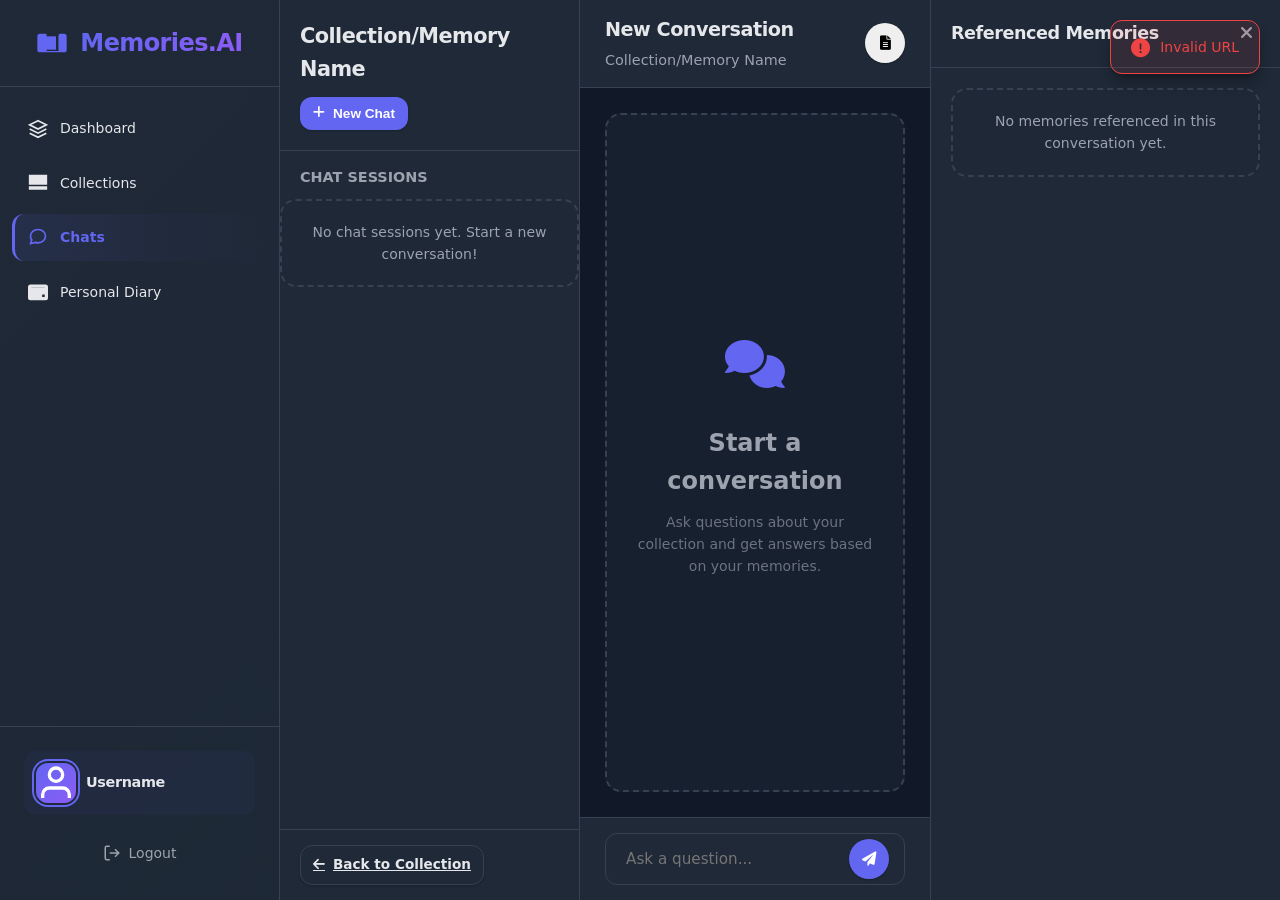
<file: static/chat-view.html>
<!DOCTYPE html>
<html lang="en">
<head>
    <meta charset="UTF-8">
    <meta name="viewport" content="width=device-width, initial-scale=1.0">
    <title>Memories.Ai - Chat</title>
    <link rel="stylesheet" href="https://cdnjs.cloudflare.com/ajax/libs/font-awesome/6.0.0/css/all.min.css">
    <style>
        /* Base Styles */
        :root {
        --primary-color: #6366f1;
        --primary-light: #818cf8;
        --primary-dark: #4f46e5;
        --secondary-color: #8b5cf6;
        --accent-color: #f59e0b;
        --text-color: #e5e7eb;
        --text-light: #9ca3af;
        --text-muted: #6b7280;
        --background-color: #111827;
        --card-bg: #1f2937;
        --sidebar-bg: #1f2937;
        --sidebar-active: rgba(99, 102, 241, 0.1);
        --border-color: #374151;
        --error-color: #ef4444;
        --success-color: #10b981;
        --warning-color: #f59e0b;
        --shadow: 0 4px 6px -1px rgba(0, 0, 0, 0.3), 0 2px 4px -1px rgba(0, 0, 0, 0.2);
        --shadow-sm: 0 1px 2px rgba(0, 0, 0, 0.2);
        --shadow-lg: 0 10px 15px -3px rgba(0, 0, 0, 0.3), 0 4px 6px -2px rgba(0, 0, 0, 0.2);
        --transition: all 0.3s cubic-bezier(0.4, 0, 0.2, 1);
        --radius-sm: 0.375rem;
        --radius-md: 0.5rem;
        --radius-lg: 0.75rem;
        --radius-xl: 1rem;
    }
    
    * {
        margin: 0;
        padding: 0;
        box-sizing: border-box;
    }
    
    body {
        font-family: 'Inter', 'Segoe UI', system-ui, sans-serif;
        background-color: var(--background-color);
        color: var(--text-color);
        line-height: 1.6;
        min-height: 100vh;
        font-size: 14px;
    }
    
    /* App Container */
    .app-container {
        display: flex;
        min-height: 100vh;
        background-color: var(--background-color);
    }
    
    /* Sidebar */
    .sidebar {
        width: 280px;
        background-color: var(--sidebar-bg);
        border-right: 1px solid var(--border-color);
        display: flex;
        flex-direction: column;
        position: fixed;
        top: 0;
        left: 0;
        bottom: 0;
        z-index: 10;
        transition: var(--transition);
        background: linear-gradient(135deg, var(--card-bg) 0%, rgba(31, 41, 55, 0.95) 100%);
        backdrop-filter: blur(10px);
    }
    
    .sidebar-header {
        padding: 24px;
        display: flex;
        align-items: center;
        justify-content: center;
        border-bottom: 1px solid var(--border-color);
        margin-bottom: 1rem;
    }
    
    .sidebar-header .logo-icon {
        margin-right: 12px;
        fill: var(--primary-color);
        transition: var(--transition);
    }
    
    .sidebar-header .logo-icon:hover {
        fill: var(--primary-light);
    }
    
    .sidebar-header .app-name {
        font-size: 1.5rem;
        font-weight: 700;
        background: linear-gradient(to right, var(--primary-color), var(--secondary-color));
        -webkit-background-clip: text;
        -webkit-text-fill-color: transparent;
        letter-spacing: -0.025em;
    }
    
    .sidebar-nav {
        flex: 1;
        padding: 0 12px;
        overflow-y: auto;
    }
    
    .sidebar-nav ul {
        list-style: none;
        margin: 0;
    }
    
    .sidebar-nav li {
        margin-bottom: 0.5rem;
    }
    
    .sidebar-nav a {
        display: flex;
        align-items: center;
        padding: 0.75rem 1rem;
        color: var(--text-color);
        text-decoration: none;
        transition: var(--transition);
        border-radius: var(--radius-lg);
        margin: 0.125rem 0;
        font-weight: 500;
    }
    
    .sidebar-nav a:hover {
        background-color: var(--sidebar-active);
        color: var(--primary-color);
        transform: translateX(4px);
    }

        /* Fix for overflowing filenames in memory items */
    .memory-details h4 {
        font-size: 1rem;
        margin-bottom: 3px;
        color: var(--text-color);
        font-weight: 600;
        /* Add these lines to fix overflow */
        white-space: nowrap;
        overflow: hidden;
        text-overflow: ellipsis;
        max-width: 220px; /* Adjust based on your card width */
    }

    .memory-details small {
        color: var(--text-muted);
        font-size: 0.8rem;
        /* Add these lines to fix overflow */
        white-space: nowrap;
        overflow: hidden;
        text-overflow: ellipsis;
        max-width: 220px; /* Adjust based on your card width */
        display: block; /* Ensure it takes full width */
    }

    /* Optional: Add hover effect to show it's truncated */
    .memory-details h4:hover,
    .memory-details small:hover {
        color: var(--primary-color);
        cursor: help;
    }

    /* Make sure the memory-details container doesn't expand beyond card */
    .memory-details {
        flex: 1;
        min-width: 0; /* Important: allows flex item to shrink below content size */
        overflow: hidden;
    }

    /* Ensure memory-header doesn't expand beyond card boundaries */
    .memory-header {
        display: flex;
        align-items: center;
        margin-bottom: 10px;
        width: 100%;
        overflow: hidden;
    }
    
    .sidebar-nav li.active a {
        background: linear-gradient(90deg, var(--sidebar-active), transparent);
        color: var(--primary-color);
        font-weight: 600;
        border-left: 3px solid var(--primary-color);
        padding-left: 13px;
    }
    
    .sidebar-nav svg {
        width: 20px;
        height: 20px;
        margin-right: 12px;
        fill: currentColor;
        transition: var(--transition);
    }
    
    .sidebar-footer {
        padding: 24px;
        border-top: 1px solid var(--border-color);
        margin-top: auto;
    }

.user-info {
    display: flex;
    align-items: center;
    margin-bottom: 15px;
    padding: 0.75rem;
    background-color: rgba(99, 102, 241, 0.05);
    border-radius: var(--radius-lg);
    transition: var(--transition);
}

.user-info:hover {
    background-color: rgba(99, 102, 241, 0.1);
}

.user-avatar {
    width: 40px;
    height: 40px;
    background: linear-gradient(135deg, var(--primary-color), var(--secondary-color));
    color: white;
    border-radius: 12px;
    display: flex;
    align-items: center;
    justify-content: center;
    margin-right: 10px;
    box-shadow: 0 0 0 2px var(--card-bg), 0 0 0 4px var(--primary-color);
}

.user-name {
    font-weight: 600;
    font-size: 0.9rem;
    letter-spacing: -0.025em;
}

.logout-button {
        display: flex;
        align-items: center;
        justify-content: center;
        color: var(--text-light);
        text-decoration: none;
        padding: 0.75rem;
        transition: var(--transition);
        border-radius: var(--radius-lg);
        font-weight: 500;
    }
    
    .logout-button:hover {
        color: var(--primary-color);
        background-color: var(--sidebar-active);
    }
    
    .logout-button svg {
        margin-right: 8px;
        width: 18px;
        height: 18px;
        fill: currentColor;
    }

/* Chat Container */
.chat-container {
    flex: 1;
    margin-left: 280px;
    display: flex;
    height: 100vh;
}



/* Chat Sidebar */
.chat-sidebar {
    width: 300px;
    border-right: 1px solid var(--border-color);
    display: flex;
    flex-direction: column;
    background-color: var(--card-bg);
}

.chat-sidebar-header {
    padding: 20px;
    border-bottom: 1px solid var(--border-color);
}

.chat-sidebar-header h2 {
    font-size: 1.3rem;
    margin-bottom: 10px;
    color: var(--text-color);
    word-break: break-word;
    font-weight: 700;
    letter-spacing: -0.025em;
}

.chat-sessions {
    flex: 1;
    overflow-y: auto;
    padding: 15px 0;
}

.chat-sessions h3 {
    padding: 0 20px;
    font-size: 0.9rem;
    text-transform: uppercase;
    color: var(--text-light);
    margin-bottom: 10px;
    font-weight: 600;
}

.chat-sessions-list {
    display: flex;
    flex-direction: column;
}

.chat-session-item {
    padding: 12px 20px;
    cursor: pointer;
    transition: var(--transition);
    border-left: 3px solid transparent;
    background-color: var(--card-bg);
}

.chat-session-item:hover {
    background-color: var(--sidebar-active);
    transform: translateX(4px);
}

.chat-session-item.active {
    background: linear-gradient(90deg, var(--sidebar-active), transparent);
    border-left-color: var(--primary-color);
}

.chat-session-name {
    font-weight: 600;
    margin-bottom: 5px;
    white-space: nowrap;
    overflow: hidden;
    text-overflow: ellipsis;
    color: var(--text-color);
}

.chat-session-date {
    font-size: 0.8rem;
    color: var(--text-muted);
}

.chat-sidebar-footer {
    padding: 15px 20px;
    border-top: 1px solid var(--border-color);
}

/* Main Chat Area */
.chat-main {
    flex: 1;
    display: flex;
    flex-direction: column;
    background-color: var(--background-color);
}

.chat-header {
    padding: 15px 25px;
    background-color: var(--card-bg);
    border-bottom: 1px solid var(--border-color);
    display: flex;
    justify-content: space-between;
    align-items: center;
}

.chat-info h2 {
    font-size: 1.2rem;
    margin-bottom: 3px;
    color: var(--text-color);
    font-weight: 700;
    letter-spacing: -0.025em;
}

.chat-info span {
    font-size: 0.9rem;
    color: var(--text-light);
}

.chat-messages {
    flex: 1;
    overflow-y: auto;
    padding: 25px;
    display: flex;
    flex-direction: column;
}

.welcome-message {
    display: flex;
    flex-direction: column;
    align-items: center;
    justify-content: center;
    height: 100%;
    padding: 30px;
    text-align: center;
    color: var(--text-light);
    background-color: rgba(31, 41, 55, 0.5);
    border-radius: var(--radius-xl);
    border: 2px dashed var(--border-color);
}

.welcome-icon {
    font-size: 3rem;
    color: var(--primary-color);
    margin-bottom: 20px;
    transition: var(--transition);
}

.welcome-icon:hover {
    transform: scale(1.1);
}

.welcome-message h3 {
    font-size: 1.5rem;
    margin-bottom: 10px;
    font-weight: 700;
}

.welcome-message p {
    max-width: 400px;
    color: var(--text-muted);
}

.message {
    margin-bottom: 20px;
    max-width: 85%;
}

.message.user-message {
    margin-left: auto;
}

.message.ai-message {
    margin-right: auto;
}

.message-content {
    padding: 15px;
    border-radius: var(--radius-lg);
    position: relative;
    box-shadow: var(--shadow-sm);
    transition: var(--transition);
    background-color: var(--card-bg); /* Ensure consistent background */

}

.message-content:hover {
    transform: translateY(-2px);
    box-shadow: var(--shadow);
}

.user-message .message-content {
    background-color: rgba(99, 102, 241, 0.1); /* More visible user message bg */
    border-bottom-right-radius: 0;
}

.ai-message .message-content {
    background-color: rgba(31, 41, 55, 0.7); /* Darker AI message for better contrast */
    border-bottom-left-radius: 0;
}

.message-text {
    white-space: pre-wrap;
    font-size: 0.95rem;
    line-height: 1.5;
    color: var(--text-color);
}

.message-references {
    margin-top: 10px;
    padding-top: 10px;
    border-top: 1px dashed var(--light-border);
}

.message-references h4 {
    font-size: 0.8rem;
    color: var(--text-light);
    margin-bottom: 5px;
    font-weight: 600;
}

.reference-list {
    display: flex;
    flex-wrap: wrap;
    gap: 5px;
}

.reference-item {
    background-color: rgba(241, 196, 15, 0.1);
    color: var(--text-color);
    padding: 3px 8px;
    border-radius: var(--radius-md);
    font-size: 0.8rem;
    cursor: pointer;
    transition: var(--transition);
}

.reference-item:hover {
    background-color: rgba(241, 196, 15, 0.2);
    transform: translateY(-1px);
}

.message-meta {
    display: flex;
    justify-content: flex-end;
    margin-top: 5px;
    font-size: 0.8rem;
    color: var(--text-muted);
}

/* Chat Input */
.chat-input-container {
    padding: 15px 25px;
    background-color: var(--card-bg);
    border-top: 1px solid var(--border-color);
}

.thinking-indicator {
    display: none;
    align-items: center;
    padding: 8px 15px;
    border-radius: var(--radius-lg);
    background-color: var(--ai-message-bg);
    margin-bottom: 10px;
    width: fit-content;
}

.thinking-indicator.active {
    display: flex;
}

.thinking-indicator .dot {
    width: 8px;
    height: 8px;
    background-color: var(--text-muted);
    border-radius: 50%;
    margin-right: 4px;
    animation: bounce 1.4s infinite ease-in-out both;
}

.thinking-indicator .dot:nth-child(1) {
    animation-delay: -0.32s;
}

.thinking-indicator .dot:nth-child(2) {
    animation-delay: -0.16s;
}

.thinking-indicator p {
    margin-left: 5px;
    font-size: 0.9rem;
    color: var(--text-light);
}

@keyframes bounce {
    0%, 80%, 100% { transform: scale(0); }
    40% { transform: scale(1.0); }
}

.chat-input {
    display: flex;
    align-items: center;
    gap: 10px;
    background-color: var(--card-bg);
    border-radius: var(--radius-lg);
    padding: 5px 15px 5px 20px;
    border: 1px solid var(--border-color);
    transition: var(--transition);
}

.chat-input:hover {
    border-color: var(--primary-color);
}

.chat-input textarea {
    flex: 1;
    border: none;
    background: transparent;
    padding: 10px 0;
    resize: none;
    max-height: 100px;
    min-height: 24px;
    outline: none;
    font-family: inherit;
    font-size: 0.95rem;
    color: var(--text-color);
}

.chat-input textarea:focus {
    border-color: var(--primary-color);
}

/* Referenced Memories Panel */
.memories-panel {
    width: 350px;
    background-color: var(--card-bg);
    border-left: 1px solid var(--border-color);
    display: flex;
    flex-direction: column;
    transform: translateX(100%);
    transition: transform 0.3s ease;
}

.memories-panel.active {
    transform: translateX(0);
}

.memories-panel-header {
    padding: 15px 20px;
    border-bottom: 1px solid var(--border-color);
    display: flex;
    justify-content: space-between;
    align-items: center;
}

.memories-panel-header h3 {
    font-size: 1.1rem;
    font-weight: 700;
    color: var(--text-color);
    letter-spacing: -0.025em;
}

.close-panel-btn {
    background: none;
    border: none;
    cursor: pointer;
    color: var(--text-light);
    font-size: 1.1rem;
    transition: var(--transition);
    padding: 8px;
    border-radius: var(--radius-md);
}

.close-panel-btn:hover {
    color: var(--error-color);
    background-color: rgba(239, 68, 68, 0.1);
}

.memories-list {
    flex: 1;
    overflow-y: auto;
    padding: 20px;
}

.memory-item {
    background-color: var(--card-bg);
    border-radius: var(--radius-lg);
    padding: 15jx;
    margin-bottom: 15px;
    box-shadow: var(--shadow);
    transition: var(--transition);
    border: 1px solid var(--border-color);
}

.memory-item:hover {
    transform: translateY(-4px);
    box-shadow: var(--shadow-lg);
    border-color: var(--primary-color);
}

.memory-header {
    display: flex;
    align-items: center;
    margin-bottom: 10px;
}

.memory-type-icon {
    width: 36px;
    height: 36px;
    border-radius: var(--radius-md);
    background: linear-gradient(135deg, rgba(99, 102, 241, 0.1), rgba(139, 92, 246, 0.1));
    color: var(--primary-color);
    display: flex;
    align-items: center;
    justify-content: center;
    margin-right: 10px;
    transition: var(--transition);
}

.memory-item:hover .memory-type-icon {
    background: linear-gradient(135deg, rgba(99, 102, 241, 0.2), rgba(139, 92, 246, 0.2));
}

.memory-details h4 {
    font-size: 1rem;
    margin-bottom: 3px;
    color: var(--text-color);
    font-weight: 600;
}

.memory-details small {
    color: var(--text-muted);
    font-size: 0.8rem;
}

.memory-preview {
    margin-top: 10px;
    padding: 10px;
    background-color: rgba(31, 41, 55, 0.5);
    border-radius: var(--radius-md);
    font-size: 0.9rem;
    max-height: 150px;
    overflow-y: auto;
    border: 1px solid var(--light-border);
    color: var(--text-light);
}

.audio-preview audio {
    width: 100%;
    margin-top: 5px;
}

/* Empty States */
.empty-state {
    text-align: center;
    padding: 20px;
    color: var(--text-light);
    background-color: rgba(31, 41, 55, 0.5);
    border-radius: var(--radius-xl);
    border: 2px dashed var(--border-color);
}

/* Buttons */
.btn {
    padding: 10px 15px;
    border-radius: var(--radius-lg);
    border: none;
    font-size: 0.9rem;
    font-weight: 600;
    cursor: pointer;
    transition: var(--transition);
    display: inline-flex;
    align-items: center;
    justify-content: center;
    box-shadow: var(--shadow-sm);
}

.btn i {
    margin-right: 8px;
}

.btn-sm {
    padding: 8px 12px;
    font-size: 0.85rem;
}

.btn-icon {
    width: 40px;
    height: 40px;
    padding: 0;
    border-radius: 50%;
}

.btn-icon i {
    margin: 0;
}

.btn-primary {
    background-color: var(--primary-color);
    color: white;
    border: 1px solid transparent;
}


.context-info {
    font-size: 0.8rem;
    color: var(--text-muted);
    background-color: rgba(99, 102, 241, 0.1);
    padding: 4px 8px;
    border-radius: var(--radius-sm);
    margin-bottom: 8px;
    display: inline-block;
}

.context-info i {
    margin-right: 4px;
}

.btn-primary:hover {
    background-color: var(--primary-dark);
    transform: translateY(-2px);
    box-shadow: 0 4px 14px -1px rgba(99, 102, 241, 0.3);
}

.btn-primary:active {
    transform: translateY(0);
    box-shadow: none;
}

.btn-secondary {
    background-color: var(--card-bg);
    color: var(--text-color);
    border: 1px solid var(--border-color);
}

.btn-secondary:hover {
    background-color: var(--sidebar-active);
    border-color: var(--primary-color);
}

/* Notification */
#notification-container {
    position: fixed;
    top: 20px;
    right: 20px;
    z-index: 1000;
}

.notification {
    padding: 15px 20px;
    border-radius: var(--radius-lg);
    margin-bottom: 10px;
    box-shadow: var(--shadow-lg);
    display: flex;
    align-items: center;
    animation: slideIn 0.3s forwards;
    border: 1px solid;
}

.notification.success {
    background-color: rgba(16, 185, 129, 0.1);
    color: var(--success-color);
    border-color: var(--success-color);
}

.notification.error {
    background-color: rgba(239, 68, 68, 0.1);
    color: var(--error-color);
    border-color: var(--error-color);
}

.notification i {
    margin-right: 10px;
    font-size: 1.2rem;
}

.btn.disabled, .btn:disabled {
    opacity: 0.5;
    cursor: not-allowed;
    pointer-events: none;
}

@keyframes slideIn {
    from {
        transform: translateX(100%);
        opacity: 0;
    }
    to {
        transform: translateX(0);
        opacity: 1;
    }
}

/* Responsive Styles */
@media (max-width: 1200px) {
    .chat-sidebar {
        width: 260px;
    }
    
    .memories-panel {
        width: 300px;
    }
}

@media (max-width: 992px) {
    .chat-container {
        display: grid;
        grid-template-areas: 
            "sidebar sidebar"
            "main memories";
        grid-template-columns: 1fr 0;
        grid-template-rows: auto 1fr;
    }
    
    .chat-sidebar {
        grid-area: sidebar;
        width: 100%;
        height: auto;
        max-height: 40vh;
    }
    
    .chat-main {
        grid-area: main;
    }
    
    .memories-panel {
        grid-area: memories;
        width: 100%;
        height: 100%;
        position: fixed;
        top: 0;
        right: 0;
        bottom: 0;
    }
    
    .message {
        max-width: 90%;
    }
}

@media (max-width: 768px) {
    .sidebar {
        width: 70px;
    }

    .sidebar-header .app-name, 
    .sidebar-nav span, 
    .user-details,
    .logout-button span {
        display: none;
    }

    .user-avatar {
        margin-right: 0;
    }

    .sidebar-header {
        justify-content: center;
    }

    .sidebar-header .logo-icon {
        margin-right: 0;
    }

    .chat-container {
        margin-left: 70px;
    }
    
    .message {
        max-width: 95%;
    }
}
    </style>
</head>
<body>
    <div class="app-container">
        <!-- Sidebar Navigation -->
        <aside class="sidebar">
            <div class="sidebar-header">
                <svg class="logo-icon" viewBox="0 0 24 24" width="32" height="32">
                    <path d="M21 8.75v7.5a.75.75 0 0 1-.75.75H17V7h3.25c.41 0 .75.34.75.75Z"/>
                    <path d="M7 7h8v10H7z"/>
                    <path d="M3 8.75V10h3V7H3.75a.75.75 0 0 0-.75.75Z"/>
                    <path d="M3 16.25a.75.75 0 0 0 .75.75H6v-3H3v1.5"/><path d="M7 5H3a2 2 0 0 0-2 2v10a2 2 0 0 0 2 2h18a2 2 0 0 0 2-2V7a2 2 0 0 0-2-2h-3a1 1 0 0 0-1 1v12H8V6a1 1 0 0 0-1-1Z"/>
                </svg>
                <h1 class="app-name">Memories.AI</h1>
            </div>
            <nav class="sidebar-nav">
                <ul>
                    <li>             
                        <a href="/">
                            <svg viewBox="0 0 24 24">
                                <path d="M12 2L2 7l10 5 10-5-10-5zM2 17l10 5 10-5M2 12l10 5 10-5" fill="none" stroke="currentColor" stroke-width="2"/>
                            </svg>
                            <span>Dashboard</span>
                        </a>
                    </li>
                    <li>
                        <a href="/collections">
                            <svg viewBox="0 0 24 24">
                                <path d="M22 19H2v-2h20v2zm0-6H2v-2h20v2zM2 9h20V7H2v2zm0-6h20v2H2V3z" fill="none" stroke="currentColor" stroke-width="2"/>
                            </svg>
                            <span>Collections</span>
                        </a>
                    </li>
                    <li class="active">
                        <a href="/chats">
                            <svg viewBox="0 0 24 24">
                                <path d="M12 3C7.03 3 3 6.58 3 11c0 1.67.55 3.22 1.52 4.43L3 20l5.85-1.54c1.08.48 2.18.54 3.15.54 4.97 0 9-3.58 9-8s-4.03-8-9-8z" fill="none" stroke="currentColor" stroke-width="2"/>
                            </svg>
                            <span>Chats</span>
                        </a>
                    </li>
                    <li>
                        <a href="/diary">
                            <svg viewBox="0 0 24 24">
                                <path d="M21 4H3c-1.1 0-2 .9-2 2v13c0 1.1.9 2 2 2h18c1.1 0 2-.9 2-2V6c0-1.1-.9-2-2-2zm0 15H3V6h18v13z" fill="none" stroke="currentColor" stroke-width="2"/>
                                <path d="M8 8h12v2H8V8zm0 4h12v2H8v-2zm0 4h8v2H8v-2zM4 8h2v2H4V8zm0 4h2v2H4v-2zm0 4h2v2H4v-2z" fill="none" stroke="currentColor" stroke-width="2"/>
                            </svg>
                            <span>Personal Diary</span>
                        </a>
                    </li>
                </ul>
            </nav>
            <div class="sidebar-footer">
                <div class="user-info">
                    <div class="user-avatar">
                        <svg viewBox="0 0 24 24">
                            <path d="M20 21v-2a4 4 0 0 0-4-4H8a4 4 0 0 0-4 4v2M12 11a4 4 0 1 0 0-8 4 4 0 0 0 0 8z" fill="none" stroke="currentColor" stroke-width="2"/>
                        </svg>
                    </div>
                    <div class="user-details">
                        <p class="user-name" id="current-username">Username</p>
                    </div>
                </div>
                <a href="/logout" class="logout-button">
                    <svg viewBox="0 0 24 24">
                        <path d="M9 21H5a2 2 0 0 1-2-2V5a2 2 0 0 1 2-2h4M16 17l5-5-5-5M21 12H9" fill="none" stroke="currentColor" stroke-width="2"/>
                    </svg>
                    <span>Logout</span>
                </a>
            </div>
        </aside>

        <!-- Chat Container -->
        <div class="chat-container">
            <!-- Chat Sidebar -->
            <aside class="chat-sidebar">
                <div class="chat-sidebar-header">
                    <h2 id="entity-name">Collection/Memory Name</h2>
                    <button id="new-chat-btn" class="btn btn-sm btn-primary">
                        <i class="fas fa-plus"></i> New Chat
                    </button>
                </div>
                <div class="chat-sessions">
                    <h3>Chat Sessions</h3>
                    <div class="chat-sessions-list" id="chat-sessions-container">
                        <!-- Chat sessions will be loaded here -->
                        <div class="empty-state" id="empty-chats">
                            <p>No chat sessions yet. Start a new conversation!</p>
                        </div>
                    </div>
                </div>
                <div class="chat-sidebar-footer">
                    <a href="#" id="back-link" class="btn btn-secondary btn-sm">
                        <i class="fas fa-arrow-left"></i> Back to Collection
                    </a>
                </div>
            </aside>

            <!-- Main Chat Area -->
            <main class="chat-main">
                <!-- Chat Header -->
                <header class="chat-header">
                    <div class="chat-info">
                        <h2 id="chat-title">New Conversation</h2>
                        <span id="chat-subtitle">Collection/Memory Name</span>
                    </div>
                    <div class="chat-actions">
                        <button id="view-memories-btn" class="btn btn-icon" title="View Referenced Memories">
                            <i class="fas fa-file-alt"></i>
                        </button>
                    </div>
                </header>

                <!-- Chat Messages -->
                <div class="chat-messages" id="chat-messages">
                    <!-- Messages will be loaded here -->
                    <div class="welcome-message" id="welcome-message">
                        <div class="welcome-icon">
                            <i class="fas fa-comments"></i>
                        </div>
                        <h3>Start a conversation</h3>
                        <p>Ask questions about your collection and get answers based on your memories.</p>
                    </div>
                </div>

                <!-- Chat Input -->
                <div class="chat-input-container">
                    <div id="thinking-indicator" class="thinking-indicator">
                        <span class="dot"></span>
                        <span class="dot"></span>
                        <span class="dot"></span>
                        <p>Thinking...</p>
                    </div>
                    <form id="chat-form" class="chat-input">
                        <textarea 
                            id="chat-input" 
                            placeholder="Ask a question..."
                            rows="1" 
                            required
                        ></textarea>
                        <button type="submit" id="send-btn" class="btn btn-icon btn-primary">
                            <i class="fas fa-paper-plane"></i>
                        </button>
                    </form>
                </div>
            </main>

            <!-- Referenced Memories Panel -->
            <aside class="memories-panel active" id="memories-panel">
                <div class="memories-panel-header">
                    <h3>Referenced Memories</h3>
                    <button class="close-panel-btn">
                        <i class="fas fa-times"></i>
                    </button>
                </div>
                <div class="memories-list" id="referenced-memories">
                    <!-- Referenced memories will be loaded here -->
                    <div class="empty-state" id="empty-references">
                        <p>No memories referenced in this conversation yet.</p>
                    </div>
                </div>
            </aside>
        </div>
    </div>

    <!-- Notification Container -->
    <div id="notification-container"></div>

    <script>document.addEventListener('DOMContentLoaded', () => {
        // DOM Elements
        const entityNameEl = document.getElementById('entity-name');
        const chatTitleEl = document.getElementById('chat-title');
        const chatSubtitleEl = document.getElementById('chat-subtitle');
        const newChatBtn = document.getElementById('new-chat-btn');
        const backLinkEl = document.getElementById('back-link');
        const viewMemoriesBtn = document.getElementById('view-memories-btn');
        const memoriesPanel = document.getElementById('memories-panel');
        const closePanelBtn = document.querySelector('.close-panel-btn');
        const chatSessionsContainer = document.getElementById('chat-sessions-container');
        const emptyChatsSessions = document.getElementById('empty-chats');
        const chatMessagesContainer = document.getElementById('chat-messages');
        const welcomeMessage = document.getElementById('welcome-message');
        const chatForm = document.getElementById('chat-form');
        const chatInput = document.getElementById('chat-input');
        const sendBtn = document.getElementById('send-btn');
        const thinkingIndicator = document.getElementById('thinking-indicator');
        const referencedMemoriesContainer = document.getElementById('referenced-memories');
        const emptyReferences = document.getElementById('empty-references');
        const currentUsernameEl = document.getElementById('current-username');
        const notificationContainer = document.getElementById('notification-container');
    
        // State
        let entityType = 'collection'; // 'collection', 'memory', or 'diary'
        let entityId = null;
        let entityData = null;
        let chatId = null;
        let chatSessions = [];
        let messages = [];
        let referencedMemories = [];
        let currentUser = null;
        let isProcessing = false;
    
        // Get parameters from URL
        const urlParams = getUrlParams();
    
        // Initialize
        init();
    
        // Auto-resize the textarea as content changes
        chatInput.addEventListener('input', function() {
            this.style.height = 'auto';
            this.style.height = (this.scrollHeight) + 'px';
        });
    
        // Get URL parameters
        function getUrlParams() {
            const path = window.location.pathname;
            console.log('Current path:', path);
            let params = {};
            // Check if it's a collection chat
            const collectionMatch = path.match(/\/collections\/([^\/]+)\/chat(?:\/([^\/]+))?$/);
            if (collectionMatch) {
                params.entityType = 'collection';
                params.entityId = collectionMatch[1];
                params.chatId = collectionMatch[2] || null;
                return params;
            }
            // Check if it's a memory chat
            const memoryMatch = path.match(/\/collections\/([^\/]+)\/memory\/([^\/]+)\/chat(?:\/([^\/]+))?$/);
            if (memoryMatch) {
                params.entityType = 'memory';
                params.collectionId = memoryMatch[1];
                params.entityId = memoryMatch[2];
                params.chatId = memoryMatch[3] || null;
                return params;
            }
            // Check if it's a diary chat
            const diaryMatch = path.match(/\/diary\/(\d+)\/chat(?:\/(\d+))?$/);
            if (diaryMatch) {
                params.entityType = 'diary';
                params.entityId = diaryMatch[1];
                params.chatId = diaryMatch[2] || null;
                console.log('Matched diary chat URL:', params);
                return params;
            }
            console.error('Invalid URL pattern');
            return null;
        }
    
        // Initialize
        async function init() {
            if (!urlParams) {
                showNotification('Invalid URL', 'error');
                setTimeout(() => {
                    window.location.href = '/';
                }, 2000);
                return;
            }
            console.log('URL Parameters:', urlParams);
            entityType = urlParams.entityType;
            entityId = urlParams.entityId;
            chatId = urlParams.chatId;
            // Validate entityId for diary
            if (entityType === 'diary' && (isNaN(parseInt(entityId)) || parseInt(entityId) <= 0)) {
                showNotification('Invalid diary ID', 'error');
                setTimeout(() => {
                    window.location.href = '/diary';
                }, 2000);
                return;
            }
            // Setup back link
            if (entityType === 'collection') {
                backLinkEl.href = `/collections/${entityId}`;
            } else if (entityType === 'memory') {
                backLinkEl.href = `/collections/${urlParams.collectionId}`;
            } else if (entityType === 'diary') {
                backLinkEl.href = `/diary/${entityId}`;
            }
            await getCurrentUser();
            if (!currentUser) {
                console.error('No authenticated user');
                window.location.href = '/login';
                return;
            }
            if (entityType === 'collection') {
                await fetchCollection();
            } else if (entityType === 'memory') {
                await fetchMemory();
            } else if (entityType === 'diary') {
                await fetchDiary();
            }
            await fetchChatSessions();
            // Only fetch messages if chatId is valid
            if (chatId && !isNaN(parseInt(chatId))) {
                await fetchChatMessages();
            } else if (!chatId && chatSessions.length === 0) {
                // Create a new chat session if none exist
                await createChatSession();
            }
            setupEventListeners();
        }
    
        // Get current user info
        async function getCurrentUser() {
            try {
                const response = await fetch('/api/user/current');
                if (!response.ok) {
                    window.location.href = '/login';
                    return;
                }
                const data = await response.json();
                if (data.success) {
                    currentUser = data.user;
                    currentUsernameEl.textContent = currentUser.username;
                } else {
                    window.location.href = '/login';
                }
            } catch (error) {
                console.error('Error fetching user info:', error);
                window.location.href = '/login';
            }
        }
    
        // Fetch collection details
        async function fetchCollection() {
            try {
                const response = await fetch(`/api/collections/${entityId}`);
                if (!response.ok) {
                    throw new Error(`HTTP error! status: ${response.status}`);
                }
                const data = await response.json();
                if (data.success) {
                    entityData = data.collection;
                    entityNameEl.textContent = entityData.name;
                    chatSubtitleEl.textContent = entityData.name;
                    document.title = `Memory Vault - Chat with ${entityData.name}`;
                } else {
                    showNotification(data.error || 'Failed to load collection', 'error');
                    setTimeout(() => {
                        window.location.href = '/collections';
                    }, 3000);
                }
            } catch (error) {
                console.error('Error fetching collection:', error);
                showNotification('An error occurred while loading the collection', 'error');
                setTimeout(() => {
                    window.location.href = '/collections';
                }, 3000);
            }
        }
    
        // Fetch memory details
        async function fetchMemory() {
            try {
                const response = await fetch(`/api/collections/${urlParams.collectionId}/memories/${entityId}`);
                if (!response.ok) {
                    throw new Error(`HTTP error! status: ${response.status}`);
                }
                const data = await response.json();
                if (data.success) {
                    entityData = data.memory;
                    entityNameEl.textContent = entityData.title;
                    chatSubtitleEl.textContent = entityData.title;
                    document.title = `Memory Vault - Chat with ${entityData.title}`;
                } else {
                    showNotification(data.error || 'Failed to load memory', 'error');
                    setTimeout(() => {
                        window.location.href = `/collections/${urlParams.collectionId}`;
                    }, 3000);
                }
            } catch (error) {
                console.error('Error fetching memory:', error);
                showNotification('An error occurred while loading the memory', 'error');
                setTimeout(() => {
                    window.location.href = `/collections/${urlParams.collectionId}`;
                }, 3000);
            }
        }
    
        // Fetch diary details
        async function fetchDiary() {
            try {
                console.log('fetchDiary: entityId =', entityId);
                const response = await fetch(`/api/diaries/${entityId}`);
                if (!response.ok) {
                    throw new Error(`HTTP error! status: ${response.status}`);
                }
                const data = await response.json();
                if (data.success) {
                    entityData = data.diary;
                    entityNameEl.textContent = entityData.name;
                    chatSubtitleEl.textContent = entityData.name;
                    document.title = `Memory Vault - Chat with ${entityData.name}`;
                } else {
                    showNotification(data.error || 'Failed to load diary', 'error');
                    setTimeout(() => {
                        window.location.href = '/diary';
                    }, 3000);
                }
            } catch (error) {
                console.error('Error fetching diary:', error);
                showNotification('An error occurred while loading the diary', 'error');
                setTimeout(() => {
                    window.location.href = '/diary';
                }, 3000);
            }
        }
    
        // Fetch chat sessions
        async function fetchChatSessions() {
    try {
        let url;
        if (entityType === 'collection') {
            url = `/api/collections/${entityId}/chats`;
        } else if (entityType === 'memory') {
            url = `/api/collections/${urlParams.collectionId}/memory/${entityId}/chats`;
        } else if (entityType === 'diary') {
            url = `/api/diaries/${entityId}/chats`;
        } else {
            throw new Error(`Unsupported entityType: ${entityType}`);
        }
        console.log('Fetching chat sessions from:', url);
        const response = await fetch(url);
        if (!response.ok) {
            if (response.status === 404) {
                console.warn('Chat sessions endpoint not found');
                return;
            }
            throw new Error(`HTTP error! status: ${response.status}`);
        }
        const data = await response.json();
        if (data.success) {
            chatSessions = data.chats;
            renderChatSessions();
            
            // ✅ IMPROVED LOGIC - Check for empty chat before creating new one
            if (!chatId && chatSessions.length > 0) {
                // Check if the most recent chat is empty (no messages)
                const mostRecentChat = chatSessions[0];
                
                // Try to get message count for the most recent chat
                try {
                    let messagesUrl;
                    if (entityType === 'collection') {
                        messagesUrl = `/api/collections/${entityId}/chat/${mostRecentChat.id}/messages`;
                    } else if (entityType === 'memory') {
                        messagesUrl = `/api/collections/${urlParams.collectionId}/memory/${entityId}/chat/${mostRecentChat.id}/messages`;
                    } else if (entityType === 'diary') {
                        messagesUrl = `/api/diaries/${entityId}/chat/${mostRecentChat.id}/messages`;
                    }
                    
                    const messagesResponse = await fetch(messagesUrl);
                    if (messagesResponse.ok) {
                        const messagesData = await messagesResponse.json();
                        if (messagesData.success && messagesData.messages.length === 0) {
                            // Most recent chat is empty, reuse it
                            console.log('Reusing empty chat session:', mostRecentChat.id);
                            chatId = mostRecentChat.id;
                            await fetchChatMessages();
                            let newUrl;
                            if (entityType === 'collection') {
                                newUrl = `/collections/${entityId}/chat/${chatId}`;
                            } else if (entityType === 'memory') {
                                newUrl = `/collections/${urlParams.collectionId}/memory/${entityId}/chat/${chatId}`;
                            } else if (entityType === 'diary') {
                                newUrl = `/diary/${entityId}/chat/${chatId}`;
                            }
                            window.history.pushState({ path: newUrl }, '', newUrl);
                            return; // Exit early, we're reusing existing empty chat
                        }
                    }
                } catch (error) {
                    console.warn('Could not check if recent chat is empty:', error);
                }
                
                // If we reach here, most recent chat has messages, so use it normally
                chatId = chatSessions[0].id;
                await fetchChatMessages();
                let newUrl;
                if (entityType === 'collection') {
                    newUrl = `/collections/${entityId}/chat/${chatId}`;
                } else if (entityType === 'memory') {
                    newUrl = `/collections/${urlParams.collectionId}/memory/${entityId}/chat/${chatId}`;
                } else if (entityType === 'diary') {
                    newUrl = `/diary/${entityId}/chat/${chatId}`;
                }
                window.history.pushState({ path: newUrl }, '', newUrl);
            }
            
            // ✅ ONLY CREATE NEW CHAT IF NO SESSIONS EXIST
            if (chatSessions.length === 0 && !chatId) {
                await createChatSession();
            }
        } else {
            console.warn('Failed to load chat sessions:', data.error);
            showNotification('Failed to load chat sessions', 'error');
        }
    } catch (error) {
        console.error('Error fetching chat sessions:', error);
        showNotification('Failed to load chat sessions', 'error');
    }
}
        // Fetch chat messages
        async function fetchChatMessages() {
            if (!chatId) {
                console.warn('No chatId provided for fetchChatMessages');
                return;
            }
            try {
                let url;
                if (entityType === 'collection') {
                    url = `/api/collections/${entityId}/chat/${chatId}/messages`;
                } else if (entityType === 'memory') {
                    url = `/api/collections/${urlParams.collectionId}/memory/${entityId}/chat/${chatId}/messages`;
                } else if (entityType === 'diary') {
                    url = `/api/diaries/${entityId}/chat/${chatId}/messages`;
                } else {
                    throw new Error(`Unsupported entityType: ${entityType}`);
                }
                console.log('Fetching chat messages from:', url);
                const response = await fetch(url);
                if (!response.ok) {
                    throw new Error(`HTTP error! status: ${response.status}`);
                }
                const data = await response.json();
                if (data.success) {
                    // Update chat title
                    chatTitleEl.textContent = data.chat.title;
                    // Update messages
                    messages = data.messages;
                    renderMessages();
                    // Highlight active chat session
                    highlightActiveChat();
                    // Show chat area, hide welcome message
                    if (messages.length > 0) {
                        welcomeMessage.style.display = 'none';
                    }
                } else {
                    showNotification(data.error || 'Failed to load chat messages', 'error');
                }
            } catch (error) {
                console.error('Error fetching chat messages:', error);
                showNotification('An error occurred while loading the chat messages', 'error');
            }
        }
    
        // Create a new chat session
        async function createChatSession() {
            try {
                let url;
                if (entityType === 'collection') {
                    url = `/api/collections/${entityId}/chat`;
                } else if (entityType === 'memory') {
                    url = `/api/collections/${urlParams.collectionId}/memory/${entityId}/chat`;
                } else if (entityType === 'diary') {
                    url = `/api/diaries/${entityId}/chat`;
                } else {
                    throw new Error(`Unsupported entityType: ${entityType}`);
                }
                console.log('Creating chat session at:', url);
                const response = await fetch(url, {
                    method: 'POST'
                });
                if (!response.ok) {
                    throw new Error(`HTTP error! status: ${response.status}`);
                }
                const data = await response.json();
                if (data.success) {
                    chatId = data.chat.id;
                    // Update chat title
                    chatTitleEl.textContent = data.chat.title;
                    // Clear messages
                    messages = [];
                    renderMessages();
                    // Show welcome message
                    welcomeMessage.style.display = 'flex';
                    // Refresh chat sessions
                    await fetchChatSessions();
                    // Update URL without reloading the page
                    let newUrl;
                    if (entityType === 'collection') {
                        newUrl = `/collections/${entityId}/chat/${chatId}`;
                    } else if (entityType === 'memory') {
                        newUrl = `/collections/${urlParams.collectionId}/memory/${entityId}/chat/${chatId}`;
                    } else if (entityType === 'diary') {
                        newUrl = `/diary/${entityId}/chat/${chatId}`;
                    }
                    window.history.pushState({ path: newUrl }, '', newUrl);
                } else {
                    showNotification(data.error || 'Failed to create chat session', 'error');
                }
            } catch (error) {
                console.error('Error creating chat session:', error);
                showNotification('An error occurred while creating the chat session', 'error');
            }
        }
    
        // Send a message
        async function sendMessage(message) {
    if (!chatId || isProcessing) return;
    isProcessing = true;
    sendBtn.disabled = true;
    sendBtn.classList.add('disabled');
    thinkingIndicator.classList.add('active');
    try {
        let url;
        if (entityType === 'collection') {
            url = `/api/collections/${entityId}/chat/${chatId}/query`;
        } else if (entityType === 'memory') {
            url = `/api/collections/${urlParams.collectionId}/memory/${entityId}/chat/${chatId}/query`;
        } else if (entityType === 'diary') {
            url = `/api/diaries/${entityId}/chat/${chatId}/query`;
        } else {
            throw new Error(`Unsupported entityType: ${entityType}`);
        }
        console.log('DEBUG: Sending message to URL:', url);
        console.log('DEBUG: Message data:', { query: message });
        const response = await fetch(url, {
            method: 'POST',
            headers: {
                'Content-Type': 'application/json'
            },
            body: JSON.stringify({ query: message })
        });
        console.log('DEBUG: Send message response status:', response.status);
        if (!response.ok) {
            console.log('DEBUG: Send message response error:', response.statusText);
            const errorText = await response.text();
            console.log('DEBUG: Full error response:', errorText);
            throw new Error(`HTTP error! status: ${response.status}`);
        }
        const data = await response.json();
        console.log('DEBUG: Send message response data:', data);
        if (data.success) {
            // Create and display user message with context info if needed
            // const userMessageEl = document.createElement('div');
            // userMessageEl.className = 'message user-message';
            // userMessageEl.innerHTML = `
            //     <div class="message-content">
            //         <div class="message-text">${formatMessageText(message)}</div>
            //     </div>
            //     <div class="message-meta">
            //         <span>${new Date().toLocaleString()}</span>
            //     </div>
            // `;
            // chatMessagesContainer.appendChild(userMessageEl);
            
            // Create and display AI message with context info if applicable
            const aiMessageEl = document.createElement('div');
            aiMessageEl.className = 'message ai-message';
            
            // Add context indicator if this is a followup query
            let contextInfo = '';
            if (data.is_followup && data.expanded_query) {
                contextInfo = `
                    <div class="context-info">
                        <span><i class="fas fa-link"></i> I understood this as: "${data.expanded_query}"</span>
                    </div>
                `;
            }
            
            let referencesHtml = '';
            if (entityType === 'diary' && data.relevant_entries && data.relevant_entries.length > 0) {
                referencesHtml = `
                    <div class="message-references">
                        <h4>Referenced Entries:</h4>
                        <div class="reference-list">
                            ${data.relevant_entries.map(entry => `
                                <span class="reference-item" data-id="${entry.id}">
                                    ${entry.title}
                                </span>
                            `).join('')}
                        </div>
                    </div>
                `;
            } else if (data.relevant_memories && data.relevant_memories.length > 0) {
                referencesHtml = `
                    <div class="message-references">
                        <h4>Referenced Memories:</h4>
                        <div class="reference-list">
                            ${data.relevant_memories.map(memory => `
                                <span class="reference-item" data-id="${memory.id}">
                                    ${memory.title}
                                </span>
                            `).join('')}
                        </div>
                    </div>
                `;
            }
            
            aiMessageEl.innerHTML = `
                <div class="message-content">
                    ${contextInfo}
                    <div class="message-text">${formatMessageText(data.response)}</div>
                    ${referencesHtml}
                </div>
                <div class="message-meta">
<span>${new Date().toLocaleString('en-IN', {timeZone: 'Asia/Kolkata'})}</span>
                </div>
            `;
            
            chatMessagesContainer.appendChild(aiMessageEl);
            scrollToBottom();
            
            // Update referenced memories panel
            if (entityType === 'diary' && data.relevant_entries) {
                referencedMemories = data.relevant_entries;
                renderReferencedMemories();
            } else if (data.relevant_memories) {
                referencedMemories = data.relevant_memories;
                renderReferencedMemories();
            }
        } else {
            showNotification(data.error || 'Failed to send message', 'error');
        }
    } catch (error) {
        console.log('DEBUG: Exception in sendMessage:', error.message, error.stack);
        showNotification('An error occurred while sending the message', 'error');
    } finally {
        isProcessing = false;
        sendBtn.disabled = false;
        sendBtn.classList.remove('disabled');
        thinkingIndicator.classList.remove('active');
    }
}
    
        // Render chat sessions
        function renderChatSessions() {
            if (chatSessions.length === 0) {
                emptyChatsSessions.style.display = 'block';
                return;
            }
            emptyChatsSessions.style.display = 'none';
            chatSessionsContainer.innerHTML = '';
            chatSessions.forEach(session => {
const sessionDate = new Date(session.updated_at).toLocaleString('en-IN', {timeZone: 'Asia/Kolkata'});
                const sessionEl = document.createElement('div');
                sessionEl.className = 'chat-session-item';
                sessionEl.dataset.id = session.id;
                if (session.id === chatId) {
                    sessionEl.classList.add('active');
                }
                sessionEl.innerHTML = `
                    <div class="chat-session-name">${session.title}</div>
                    <div class="chat-session-date">${sessionDate}</div>
                `;
                chatSessionsContainer.appendChild(sessionEl);
                sessionEl.addEventListener('click', () => {
                    if (session.id === chatId) return;
                    chatId = session.id;
                    fetchChatMessages();
                    // Update URL without reloading the page
                    let newUrl;
                    if (entityType === 'collection') {
                        newUrl = `/collections/${entityId}/chat/${chatId}`;
                    } else if (entityType === 'memory') {
                        newUrl = `/collections/${urlParams.collectionId}/memory/${entityId}/chat/${chatId}`;
                    } else if (entityType === 'diary') {
                        newUrl = `/diary/${entityId}/chat/${chatId}`;
                    }
                    window.history.pushState({ path: newUrl }, '', newUrl);
                });
            });
        }
    
        // Render messages
        function renderMessages() {
            if (messages.length === 0) {
                chatMessagesContainer.innerHTML = '';
                return;
            }
            chatMessagesContainer.innerHTML = '';
            const allReferencedIds = new Set();
            messages.forEach(message => {
const timestamp = new Date(message.timestamp).toLocaleString('en-IN', {timeZone: 'Asia/Kolkata'});
                const isUser = message.is_user;
                const messageEl = document.createElement('div');
                messageEl.className = `message ${isUser ? 'user-message' : 'ai-message'}`;
                let referencesHtml = '';
                if (!isUser && message.relevant_memory_ids && message.relevant_memory_ids.length > 0) {
                    const referencedIds = message.relevant_memory_ids;
                    referencedIds.forEach(id => allReferencedIds.add(id));
                    referencesHtml = `
                        <div class="message-references">
                            <h4>Referenced ${entityType === 'diary' ? 'Entries' : 'Memories'}:</h4>
                            <div class="reference-list">
                                ${referencedIds.map(id => `
                                    <span class="reference-item" data-id="${id}">
                                        ${entityType === 'diary' ? 'Entry' : 'Memory'} ${id.substring(0, 6)}...
                                    </span>
                                `).join('')}
                            </div>
                        </div>
                    `;
                }
                messageEl.innerHTML = `
                    <div class="message-content">
                        <div class="message-text">${formatMessageText(message.content)}</div>
                        ${referencesHtml}
                    </div>
                    <div class="message-meta">
                        <span>${timestamp}</span>
                    </div>
                `;
                chatMessagesContainer.appendChild(messageEl);
                // Add click events to reference items
                const referenceItems = messageEl.querySelectorAll('.reference-item');
                referenceItems.forEach(item => {
                    item.addEventListener('click', () => {
                        viewMemoriesBtn.click();
                        // Highlight the referenced item
                        const id = item.dataset.id;
                        const el = document.querySelector(`.memory-item[data-id="${id}"]`);
                        if (el) {
                            el.scrollIntoView({ behavior: 'smooth' });
                            el.classList.add('highlight');
                            setTimeout(() => {
                                el.classList.remove('highlight');
                            }, 2000);
                        }
                    });
                });
            });
            // Load all referenced items
            if (allReferencedIds.size > 0) {
                loadAllReferencedItems(Array.from(allReferencedIds));
            }
            scrollToBottom();
        }
    
        // Load all referenced memories or entries
        async function loadAllReferencedItems(ids) {
            try {
                let promises;
                if (entityType === 'diary') {
                    // Fetch diary entries
                    promises = ids.map(id =>
                        fetch(`/api/diaries/${entityId}/entries/${id}`)
                            .then(res => res.json())
                            .then(data => data.success ? data.entry : null)
                    );
                } else {
                    // Fetch memories
                    promises = ids.map(id =>
                        fetch(`/api/collections/${urlParams.collectionId || entityId}/memories/${id}`)
                            .then(res => res.json())
                            .then(data => data.success ? data.memory : null)
                    );
                }
                const items = await Promise.all(promises);
                referencedMemories = items.filter(m => m !== null);
                renderReferencedMemories();
            } catch (error) {
                console.error('Error loading referenced items:', error);
            }
        }
    
        // Render referenced memories or entries
        function renderReferencedMemories() {
            if (referencedMemories.length === 0) {
                emptyReferences.style.display = 'block';
                return;
            }
            emptyReferences.style.display = 'none';
            referencedMemoriesContainer.innerHTML = '';
            referencedMemories.forEach(item => {
                const itemEl = document.createElement('div');
                itemEl.className = 'memory-item';
                itemEl.dataset.id = item.id;
                if (entityType === 'diary') {
                    // Diary entry
                    itemEl.innerHTML = `
                        <div class="memory-header">
                            <div class="memory-type-icon">
                                <i class="fas fa-book"></i>
                            </div>
                            <div class="memory-details">
                                <h4>${item.title}</h4>
                                <small>Diary Entry • Created: ${new Date(item.created_at).toLocaleString()}</small>
                            </div>
                        </div>
                        <p>${item.caption || 'No caption provided.'}</p>
                        <div class="memory-preview">
                            <p>${item.text.substring(0, 100)}${item.text.length > 100 ? '...' : ''}</p>
                        </div>
                    `;
                } else {
                    // Memory
                    let icon;
                    switch(item.type) {
                        case 'text':
                            icon = 'fa-file-alt';
                            break;
                        case 'pdf':
                            icon = 'fa-file-pdf';
                            break;
                        case 'audio':
                            icon = 'fa-headphones';
                            break;
                        default:
                            icon = 'fa-file';
                    }
                    itemEl.innerHTML = `
                        <div class="memory-header">
                            <div class="memory-type-icon">
                                <i class="fas ${icon}"></i>
                            </div>
                            <div class="memory-details">
                                <h4>${item.title}</h4>
                                <small>${item.type} • ${item.original_filename || 'Unknown file'}</small>
                            </div>
                        </div>
                        <p>${item.description || 'No description provided.'}</p>
                        <div class="memory-preview">
                            <div class="memory-basic-info">
                                <p>Type: <strong>${item.type}</strong></p>
                                ${item.description ? `<p>Description: ${item.description}</p>` : ''}
                                <p>Created: ${new Date(item.created_at).toLocaleString()}</p>
                            </div>
                        </div>
                    `;
                }
                referencedMemoriesContainer.appendChild(itemEl);
            });
        }
    
        // Load memory preview
        function loadMemoryPreview(memory, previewContainer) {
            previewContainer.innerHTML = `
                <div class="memory-basic-info">
                    <p>Type: <strong>${memory.type}</strong></p>
                    ${memory.description ? `<p>Description: ${memory.description}</p>` : ''}
                    <p>Created: ${new Date(memory.created_at).toLocaleString()}</p>
                </div>
            `;
        }
    
        // Highlight active chat
        function highlightActiveChat() {
            document.querySelectorAll('.chat-session-item').forEach(item => {
                if (item.dataset.id === chatId) {
                    item.classList.add('active');
                } else {
                    item.classList.remove('active');
                }
            });
        }
    
        // Scroll chat to bottom
        function scrollToBottom() {
            chatMessagesContainer.scrollTop = chatMessagesContainer.scrollHeight;
        }
    
        // Show notification
        function showNotification(message, type = 'success') {
            const notification = document.createElement('div');
            notification.className = `notification ${type}`;
            const icon = document.createElement('i');
            icon.className = type === 'success' ? 'fas fa-check-circle' : 'fas fa-exclamation-circle';
            notification.appendChild(icon);
            const messageText = document.createElement('span');
            messageText.textContent = message;
            notification.appendChild(messageText);
            notificationContainer.appendChild(notification);
            setTimeout(() => {
                notification.style.opacity = '0';
                setTimeout(() => {
                    notificationContainer.removeChild(notification);
                }, 300);
            }, 5000);
        }
    
        // Format message text with markdown-like syntax
        function formatMessageText(text) {
            // Replace URLs with hyperlinks
            text = text.replace(
                /(https?:\/\/[^\s]+)/g,
                '<a href="$1" target="_blank" rel="noopener noreferrer">$1</a>'
            );
            // Replace newlines with <br>
            text = text.replace(/\n/g, '<br>');
            return text;
        }
    
        // Setup event listeners
        function setupEventListeners() {
            // New chat button
            newChatBtn.addEventListener('click', async () => {
                await createChatSession();
            });
            // Chat form submission
            chatForm.addEventListener('submit', async (e) => {
                e.preventDefault();
                const message = chatInput.value.trim();
                if (!message|| isProcessing) return;
                // Clear input and reset height
                chatInput.value = '';
                chatInput.style.height = 'auto';
                // Add message to UI immediately
                const messageEl = document.createElement('div');
                messageEl.className = 'message user-message';
                messageEl.innerHTML = `
                    <div class="message-content">
                        <div class="message-text">${formatMessageText(message)}</div>
                    </div>
                    <div class="message-meta">
<span>${new Date().toLocaleString('en-IN', {timeZone: 'Asia/Kolkata'})}</span>
                    </div>
                `;
                welcomeMessage.style.display = 'none';
                chatMessagesContainer.appendChild(messageEl);
                scrollToBottom();
                // Send message to server
                sendMessage(message);
            });
            // Toggle memories panel
            viewMemoriesBtn.addEventListener('click', () => {
                memoriesPanel.classList.toggle('active');
            });
            // Close memories panel
            closePanelBtn.addEventListener('click', () => {
                memoriesPanel.classList.remove('active');
            });
        }

        if (chatInput) {
        chatInput.addEventListener('keydown', (e) => {
            // Send message on Enter (without Shift)
            if (e.key === 'Enter' && !e.shiftKey) {
                e.preventDefault();
                
                // Only trigger if not already processing and input has content
                if (!isProcessing && chatInput.value.trim()) {
                    chatForm.dispatchEvent(new Event('submit'));
                }
            }
        });
    }

    });</script>
</body>
</html>
</file>
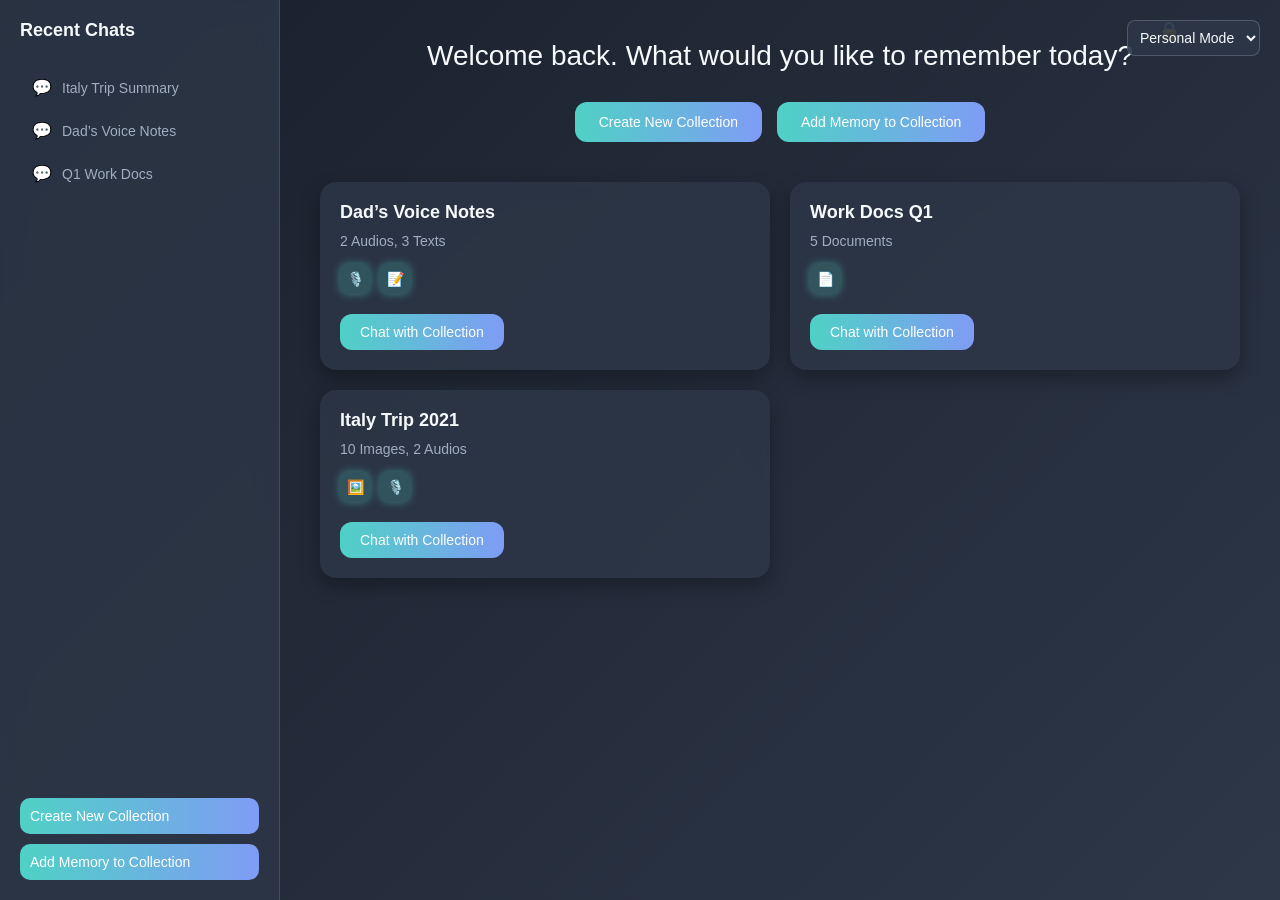
<file: static/collections.html>
<!DOCTYPE html>
<html lang="en">
<head>
    <meta charset="UTF-8">
    <meta name="viewport" content="width=device-width, initial-scale=1.0">
    <title>Memories.AI - Collection Details</title>
        <link rel="stylesheet" href="https://cdnjs.cloudflare.com/ajax/libs/font-awesome/6.0.0/css/all.min.css">
    <style>
        /* Base Styles */
:root {
    --primary-color: #4a6fa5;
    --primary-light: #6285bb;
    --primary-dark: #355685;
    --secondary-color: #99bbd9;
    --danger-color: #e74c3c;
    --danger-dark: #c0392b;
    --text-color: #333;
    --text-light: #666;
    --text-muted: #888;
    --background-color: #f5f7fa;
    --card-bg: #ffffff;
    --sidebar-bg: #f8fafc;
    --sidebar-active: rgba(74, 111, 165, 0.1);
    --border-color: #dde1e7;
    --error-color: #e74c3c;
    --success-color: #2ecc71;
    --shadow: 0 4px 6px rgba(0, 0, 0, 0.1);
    --shadow-sm: 0 2px 4px rgba(0, 0, 0, 0.05);
    --transition: all 0.3s ease;
}

* {
    margin: 0;
    padding: 0;
    box-sizing: border-box;
}

body {
    font-family: 'Segoe UI', Tahoma, Geneva, Verdana, sans-serif;
    background-color: var(--background-color);
    color: var(--text-color);
    line-height: 1.6;
    min-height: 100vh;
}

/* App Container */
.app-container {
    display: flex;
    min-height: 100vh;
}

/* Sidebar */
.sidebar {
        width: 280px;
        background-color: var(--sidebar-bg);
        border-right: 1px solid var(--border-color);
        display: flex;
        flex-direction: column;
        position: fixed;
        top: 0;
        left: 0;
        bottom: 0;
        z-index: 10;
        transition: var(--transition);
        background: linear-gradient(135deg, var(--card-bg) 0%, rgba(31, 41, 55, 0.95) 100%);
        backdrop-filter: blur(10px);
    }
    
    .sidebar-header {
        padding: 24px;
        display: flex;
        align-items: center;
        justify-content: center;
        border-bottom: 1px solid var(--border-color);
        margin-bottom: 1rem;
    }
    
    .sidebar-header .logo-icon {
        margin-right: 12px;
        fill: var(--primary-color);
        transition: var(--transition);
    }
    
    .sidebar-header .logo-icon:hover {
        fill: var(--primary-light);
    }
    
    .sidebar-header .app-name {
        font-size: 1.5rem;
        font-weight: 700;
        background: linear-gradient(to right, var(--primary-color), var(--secondary-color));
        -webkit-background-clip: text;
        -webkit-text-fill-color: transparent;
        letter-spacing: -0.025em;
    }
    
    .sidebar-nav {
        flex: 1;
        padding: 0 12px;
        overflow-y: auto;
    }
    
    .sidebar-nav ul {
        list-style: none;
        margin: 0;
    }
    
    .sidebar-nav li {
        margin-bottom: 0.5rem;
    }
    
    .sidebar-nav a {
        display: flex;
        align-items: center;
        padding: 0.75rem 1rem;
        color: var(--text-color);
        text-decoration: none;
        transition: var(--transition);
        border-radius: var(--radius-lg);
        margin: 0.125rem 0;
        font-weight: 500;
    }
    
    .sidebar-nav a:hover {
        background-color: var(--sidebar-active);
        color: var(--primary-color);
        transform: translateX(4px);
    }
    
    .sidebar-nav li.active a {
        background: linear-gradient(90deg, var(--sidebar-active), transparent);
        color: var(--primary-color);
        font-weight: 600;
        border-left: 3px solid var(--primary-color);
        padding-left: 13px;
    }
    
    .sidebar-nav svg {
        width: 20px;
        height: 20px;
        margin-right: 12px;
        fill: currentColor;
        transition: var(--transition);
    }
    
    .sidebar-footer {
        padding: 24px;
        border-top: 1px solid var(--border-color);
        margin-top: auto;
    }

.user-info {
    display: flex;
    align-items: center;
    margin-bottom: 15px;
}

.user-avatar {
    width: 40px;
    height: 40px;
    background-color: var(--primary-light);
    color: white;
    border-radius: 50%;
    display: flex;
    align-items: center;
    justify-content: center;
    margin-right: 10px;
}

.user-name {
    font-weight: 600;
    font-size: 0.9rem;
}

.logout-button {
    display: flex;
    align-items: center;
    justify-content: center;
    color: var(--text-light);
    text-decoration: none;
    padding: 8px 0;
    transition: var(--transition);
    border-radius: 4px;
}

.logout-button:hover {
    color: var(--primary-color);
}

.logout-button i {
    margin-right: 8px;
}

/* Main Content */
.main-content {
    flex: 1;
    margin-left: 250px;
    padding: 30px;
    max-width: 100%;
}

.content-header {
    display: flex;
    justify-content: space-between;
    align-items: center;
    margin-bottom: 30px;
}

.breadcrumb {
    display: flex;
    align-items: center;
    font-size: 0.9rem;
}

.breadcrumb a {
    color: var(--text-light);
    text-decoration: none;
}

.breadcrumb a:hover {
    color: var(--primary-color);
}

.breadcrumb i {
    margin: 0 10px;
    color: var(--text-light);
    font-size: 0.8rem;
}

.breadcrumb span {
    color: var(--text-color);
    font-weight: 600;
}

.header-actions {
    display: flex;
    gap: 10px;
}

/* Collection Details */
.collection-details {
    background-color: var(--card-bg);
    border-radius: 10px;
    padding: 25px;
    box-shadow: var(--shadow-sm);
    margin-bottom: 30px;
}

.collection-header {
    display: flex;
    justify-content: space-between;
    align-items: flex-start;
}

.collection-info h1 {
    font-size: 1.8rem;
    margin-bottom: 10px;
    color: var(--text-color);
}

.collection-description {
    color: var(--text-light);
    margin-bottom: 15px;
    max-width: 800px;
}

.collection-meta {
    display: flex;
    gap: 20px;
    color: var(--text-muted);
    font-size: 0.9rem;
}

.collection-meta div {
    display: flex;
    align-items: center;
}

.collection-meta i {
    margin-right: 5px;
}

/* Memories Section */
.memories-section {
    position: relative;
}

.section-header {
    display: flex;
    justify-content: space-between;
    align-items: center;
    margin-bottom: 20px;
}

.section-header h2 {
    font-size: 1.3rem;
    color: var(--text-color);
}

.section-actions {
    display: flex;
    gap: 15px;
}

.filter-container select {
    padding: 8px 15px;
    border-radius: 20px;
    border: 1px solid var(--border-color);
    background-color: var(--card-bg);
    outline: none;
    color: var(--text-color);
    font-size: 0.9rem;
    cursor: pointer;
    transition: var(--transition);
}

.filter-container select:focus {
    border-color: var(--primary-color);
    box-shadow: 0 0 0 3px rgba(74, 111, 165, 0.1);
}

.search-container {
    position: relative;
    width: 250px;
}

.search-container input {
    width: 100%;
    padding: 8px 15px 8px 40px;
    border-radius: 20px;
    border: 1px solid var(--border-color);
    background-color: var(--card-bg);
    outline: none;
    transition: var(--transition);
    font-size: 0.9rem;
}

.search-container input:focus {
    border-color: var(--primary-color);
    box-shadow: 0 0 0 3px rgba(74, 111, 165, 0.1);
}

.search-container i {
    position: absolute;
    left: 15px;
    top: 50%;
    transform: translateY(-50%);
    color: var(--text-light);
}

/* Memories Grid */
.memories-grid {
    display: grid;
    grid-template-columns: repeat(auto-fill, minmax(250px, 1fr));
    gap: 20px;
}

.memory-card {
    background-color: var(--card-bg);
    border-radius: 10px;
    box-shadow: var(--shadow-sm);
    padding: 20px;
    transition: var(--transition);
    cursor: pointer;
    position: relative;
}

.memory-card:hover {
    transform: translateY(-5px);
    box-shadow: var(--shadow);
}

.memory-icon {
    width: 50px;
    height: 50px;
    border-radius: 10px;
    background-color: rgba(74, 111, 165, 0.1);
    color: var(--primary-color);
    display: flex;
    align-items: center;
    justify-content: center;
    margin-bottom: 15px;
    font-size: 1.4rem;
}

.memory-title {
    font-size: 1.1rem;
    font-weight: 600;
    margin-bottom: 8px;
    color: var(--text-color);
}

.memory-description {
    color: var(--text-light);
    font-size: 0.9rem;
    margin-bottom: 15px;
    display: -webkit-box;
    -webkit-line-clamp: 2;
    -webkit-box-orient: vertical;
    overflow: hidden;
    text-overflow: ellipsis;
}

.memory-meta {
    display: flex;
    justify-content: space-between;
    font-size: 0.8rem;
    color: var(--text-muted);
}

.memory-meta div {
    display: flex;
    align-items: center;
}

.memory-meta i {
    margin-right: 5px;
}

.memory-tag {
    position: absolute;
    top: 15px;
    right: 15px;
    padding: 3px 8px;
    border-radius: 10px;
    font-size: 0.7rem;
    font-weight: 600;
    text-transform: uppercase;
}

.memory-tag.text {
    background-color: rgba(46, 204, 113, 0.1);
    color: #2ecc71;
}

.memory-tag.pdf {
    background-color: rgba(231, 76, 60, 0.1);
    color: #e74c3c;
}

.memory-tag.audio {
    background-color: rgba(52, 152, 219, 0.1);
    color: #3498db;
}

/* Empty State */
.empty-state {
    text-align: center;
    padding: 40px 20px;
    color: var(--text-light);
    background-color: var(--card-bg);
    border-radius: 10px;
    box-shadow: var(--shadow-sm);
}

.empty-state i {
    font-size: 3rem;
    margin-bottom: 15px;
    color: var(--border-color);
}

.empty-state p {
    margin-bottom: 20px;
    max-width: 400px;
    margin-left: auto;
    margin-right: auto;
}

/* Memory Preview Panel */
.memory-preview-panel {
    position: fixed;
    top: 0;
    right: -450px;
    width: 450px;
    height: 100vh;
    background-color: var(--card-bg);
    box-shadow: var(--shadow);
    transition: var(--transition);
    z-index: 100;
    overflow-y: auto;
}

.memory-preview-panel.active {
    right: 0;
}

.preview-header {
    display: flex;
    justify-content: space-between;
    align-items: center;
    padding: 20px;
    border-bottom: 1px solid var(--border-color);
    position: sticky;
    top: 0;
    background-color: var(--card-bg);
    z-index: 10;
}

.preview-header h3 {
    font-size: 1.3rem;
    color: var(--text-color);
}

.close-preview {
    background: none;
    border: none;
    font-size: 1.5rem;
    cursor: pointer;
    color: var(--text-light);
    transition: var(--transition);
}

.close-preview:hover {
    color: var(--primary-color);
}

.preview-content {
    padding: 20px;
}

.preview-meta {
    display: flex;
    flex-direction: column;
    gap: 8px;
    margin-bottom: 20px;
    padding-bottom: 20px;
    border-bottom: 1px solid var(--border-color);
    color: var(--text-light);
    font-size: 0.9rem;
}

.preview-meta div {
    display: flex;
    align-items: center;
}

.preview-meta i {
    margin-right: 8px;
    width: 16px;
}

.preview-description {
    margin-bottom: 20px;
    padding-bottom: 20px;
    border-bottom: 1px solid var(--border-color);
}

.preview-description strong {
    display: block;
    margin-bottom: 10px;
    color: var(--text-color);
}

.preview-description p {
    color: var(--text-light);
    font-size: 0.95rem;
}

.preview-content-area {
    margin-bottom: 20px;
    padding-bottom: 20px;
    border-bottom: 1px solid var(--border-color);
}

.text-content {
    white-space: pre-wrap;
    font-size: 0.95rem;
    color: var(--text-color);
    line-height: 1.6;
    max-height: 300px;
    overflow-y: auto;
    padding: 15px;
    background-color: var(--background-color);
    border-radius: 8px;
}

.pdf-content {
    text-align: center;
}

.pdf-content iframe {
    width: 100%;
    height: 400px;
    border: none;
    border-radius: 8px;
}

.audio-content {
    text-align: center;
}

.audio-content audio {
    width: 100%;
    margin-top: 10px;
}

.preview-actions {
    display: flex;
    flex-direction: column;
    gap: 10px;
}

/* Buttons */
.btn {
    padding: 10px 15px;
    border-radius: 6px;
    border: none;
    font-size: 0.9rem;
    font-weight: 600;
    cursor: pointer;
    transition: var(--transition);
    display: inline-flex;
    align-items: center;
    justify-content: center;
}

.btn i {
    margin-right: 8px;
}

.btn-primary {
    background-color: var(--primary-color);
    color: white;
}

.btn-primary:hover {
    background-color: var(--primary-dark);
}

.btn-secondary {
    background-color: var(--background-color);
    color: var(--text-color);
    border: 1px solid var(--border-color);
}

.btn-secondary:hover {
    background-color: var(--sidebar-active);
}

.btn-danger {
    background-color: var(--danger-color);
    color: white;
}

.btn-danger:hover {
    background-color: var(--danger-dark);
}

.btn-sm {
    padding: 5px 10px;
    font-size: 0.8rem;
}

/* Modal */
.modal {
    position: fixed;
    top: 0;
    left: 0;
    width: 100%;
    height: 100%;
    background-color: rgba(0, 0, 0, 0.5);
    display: flex;
    align-items: center;
    justify-content: center;
    z-index: 100;
    visibility: hidden;
    opacity: 0;
    transition: visibility 0s linear 0.3s, opacity 0.3s;
}

.modal.active {
    visibility: visible;
    opacity: 1;
    transition-delay: 0s;
}

.modal-content {
    background-color: var(--card-bg);
    border-radius: 10px;
    width: 90%;
    max-width: 600px;
    box-shadow: var(--shadow);
    overflow: hidden;
    transform: scale(0.8);
    transition: transform 0.3s;
    max-height: 90vh;
    display: flex;
    flex-direction: column;
}

.modal.active .modal-content {
    transform: scale(1);
}

.modal-header {
    padding: 20px;
    border-bottom: 1px solid var(--border-color);
    display: flex;
    justify-content: space-between;
    align-items: center;
}

.modal-header h2 {
    font-size: 1.3rem;
    color: var(--text-color);
}

.close-modal {
    background: none;
    border: none;
    font-size: 1.5rem;
    cursor: pointer;
    color: var(--text-light);
    transition: var(--transition);
}

.close-modal:hover {
    color: var(--error-color);
}

.modal-body {
    padding: 20px;
    overflow-y: auto;
}

/* File Upload */
.file-upload-container {
    margin-bottom: 15px;
}

.file-upload-area {
    border: 2px dashed var(--border-color);
    border-radius: 10px;
    padding: 30px;
    text-align: center;
    cursor: pointer;
    transition: var(--transition);
    margin-bottom: 15px;
}

.file-upload-area:hover, .file-upload-area.dragover {
    border-color: var(--primary-color);
    background-color: rgba(74, 111, 165, 0.05);
}

.file-upload-area i {
    font-size: 2.5rem;
    color: var(--text-light);
    margin-bottom: 15px;
}

.file-upload-area p {
    color: var(--text-color);
    margin-bottom: 5px;
}

.file-upload-area .file-types {
    font-size: 0.8rem;
    color: var(--text-muted);
}

.file-upload-area input[type="file"] {
    display: none;
}

.file-preview {
    display: flex;
    align-items: center;
    justify-content: space-between;
    padding: 10px 15px;
    background-color: var(--background-color);
    border-radius: 6px;
    margin-bottom: 15px;
    display: none;
}

.file-preview.active {
    display: flex;
}

.file-info {
    display: flex;
    align-items: center;
}

.file-info i {
    margin-right: 10px;
    color: var(--text-light);
}

/* Progress Bar */
.progress-bar-container {
    width: 100%;
    height: 10px;
    background-color: var(--background-color);
    border-radius: 5px;
    overflow: hidden;
    margin-bottom: 5px;
}

.progress-bar {
    height: 100%;
    background-color: var(--primary-color);
    width: 0;
    transition: width 0.3s ease;
}

#upload-progress-text {
    text-align: center;
    font-size: 0.9rem;
    color: var(--text-light);
}

/* Form Elements */
.form-group {
    margin-bottom: 20px;
}

.form-group label {
    display: block;
    margin-bottom: 8px;
    font-weight: 600;
    color: var(--text-color);
}

.form-group input, .form-group textarea, .form-group select {
    width: 100%;
    padding: 12px;
    border: 1px solid var(--border-color);
    border-radius: 6px;
    background-color: var(--card-bg);
    outline: none;
    transition: var(--transition);
    font-family: inherit;
    font-size: 1rem;
}

.form-group input:focus, .form-group textarea:focus, .form-group select:focus {
    border-color: var(--primary-color);
    box-shadow: 0 0 0 3px rgba(74, 111, 165, 0.1);
}

.form-group textarea {
    min-height: 100px;
    resize: vertical;
}

.form-actions {
    display: flex;
    justify-content: flex-end;
    gap: 10px;
}

/* Notification */
#notification-container {
    position: fixed;
    top: 20px;
    right: 20px;
    z-index: 1000;
}

.notification {
    padding: 15px 20px;
    border-radius: 6px;
    margin-bottom: 10px;
    box-shadow: var(--shadow);
    display: flex;
    align-items: center;
    animation: slideIn 0.3s forwards;
}

.notification.success {
    background-color: var(--success-color);
    color: white;
}

.notification.error {
    background-color: var(--error-color);
    color: white;
}

.notification i {
    margin-right: 10px;
    font-size: 1.2rem;
}

@keyframes slideIn {
    from {
        transform: translateX(100%);
        opacity: 0;
    }
    to {
        transform: translateX(0);
        opacity: 1;
    }
}

/* Responsive Styles */
@media (max-width: 992px) {
    .collection-header {
        flex-direction: column;
        gap: 20px;
    }
    
    .collection-actions {
        align-self: flex-start;
    }
    
    .memory-preview-panel {
        width: 100%;
        right: -100%;
    }
}

@media (max-width: 768px) {
    .sidebar {
        width: 70px;
    }

    .sidebar-header .app-name, 
    .sidebar-nav span, 
    .user-details,
    .logout-button span {
        display: none;
    }

    .user-avatar {
        margin-right: 0;
    }

    .sidebar-header {
        justify-content: center;
    }

    .sidebar-header .logo-icon {
        margin-right: 12px;
        fill: var(--primary-color);
        transition: var(--transition);
    }
    

    .main-content {
        margin-left: 70px;
        padding: 20px;
    }

    .content-header {
        flex-direction: column;
        align-items: flex-start;
        gap: 15px;
    }

    .section-header {
        flex-direction: column;
        align-items: flex-start;
        gap: 10px;
    }

    .section-actions {
        flex-direction: column;
        width: 100%;
    }

    .search-container, .filter-container select {
        width: 100%;
    }
}
    </style>
</head>
<body>
    <div class="app-container">
        <!-- Sidebar Navigation -->
        <aside class="sidebar">
            <div class="sidebar-header">
                <i class="fas fa-brain logo-icon"></i>
                <h1 class="app-name">Mem</h1>
            </div>
            <nav class="sidebar-nav">
                <ul>
                    <li>
                        <a href="/">
                            <i class="fas fa-home"></i>
                            <span>Dashboard</span>
                        </a>
                    </li>
                    <li class="active">
                        <a href="/collections">
                            <i class="fas fa-folder"></i>
                            <span>Collections</span>
                        </a>
                    </li>
                    <li>
                        <a href="/chats">
                            <i class="fas fa-comments"></i>
                            <span>Chats</span>
                        </a>
                    </li>
                    <li>
                        <a href="/diary">
                            <svg viewBox="0 0 24 24">
                                <path d="M21 4H3c-1.1 0-2 .9-2 2v13c0 1.1.9 2 2 2h18c1.1 0 2-.9 2-2V6c0-1.1-.9-2-2-2zm0 15H3V6h18v13z" fill="none" stroke="currentColor" stroke-width="2"/>
                                <path d="M8 8h12v2H8V8zm0 4h12v2H8v-2zm0 4h8v2H8v-2zM4 8h2v2H4V8zm0 4h2v2H4v-2zm0 4h2v2H4v-2z" fill="none" stroke="currentColor" stroke-width="2"/>
                            </svg>
                            <span>Personal Diary</span>
                        </a>
                    </li>
                </ul>
            </nav>
            <div class="sidebar-footer">
                <div class="user-info">
                    <div class="user-avatar">
                        <i class="fas fa-user"></i>
                    </div>
                    <div class="user-details">
                        <p class="user-name" id="current-username">Username</p>
                    </div>
                </div>
                <a href="/logout" class="logout-button">
                    <i class="fas fa-sign-out-alt"></i>
                    <span>Logout</span>
                </a>
            </div>
        </aside>

        <!-- Main Content Area -->
        <main class="main-content">
            <!-- Page Header -->
            <header class="content-header">
                <div class="breadcrumb">
                    <a href="/">Dashboard</a>
                    <i class="fas fa-angle-right"></i>
                    <span id="collection-name">Collection Name</span>
                </div>
                <div class="header-actions">
                    <button id="upload-memory-btn" class="btn btn-primary">
                        <i class="fas fa-upload"></i> Upload Memory
                    </button>
                    <button id="chat-collection-btn" class="btn btn-secondary">
                        <i class="fas fa-comments"></i> Chat with Collection
                    </button>
                </div>
            </header>

            <!-- Collection Details -->
            <section class="collection-details">
                <div class="collection-header">
                    <div class="collection-info">
                        <h1 id="collection-title">Collection Name</h1>
                        <p id="collection-description" class="collection-description">Loading collection description...</p>
                        <div class="collection-meta">
                            <div><i class="fas fa-calendar-alt"></i> Created: <span id="collection-created">--/--/----</span></div>
                            <div><i class="fas fa-file"></i> Total Memories: <span id="memories-count">0</span></div>
                        </div>
                    </div>
                    <div class="collection-actions">
                        <button id="delete-collection-btn" class="btn btn-danger">
                            <i class="fas fa-trash"></i> Delete Collection
                        </button>
                    </div>
                </div>
            </section>

            <!-- Memories Section -->
            <section class="memories-section">
                <div class="section-header">
                    <h2>Memories</h2>
                    <div class="section-actions">
                        <div class="filter-container">
                            <select id="memory-type-filter">
                                <option value="all">All Types</option>
                                <option value="text">Text</option>
                                <option value="pdf">PDF</option>
                                <option value="audio">Audio</option>
                            </select>
                        </div>
                        <div class="search-container">
                            <input type="text" id="search-memories" placeholder="Search memories...">
                            <i class="fas fa-search"></i>
                        </div>
                    </div>
                </div>
                
                <div class="memories-grid" id="memories-container">
                    <!-- Memories will be inserted here by JS -->
                    <div class="empty-state" id="empty-memories">
                        <i class="fas fa-file-alt"></i>
                        <p>No memories in this collection yet. Upload your first memory to get started!</p>
                        <button id="empty-upload-memory-btn" class="btn btn-secondary">Upload Memory</button>
                    </div>
                </div>

                <!-- Memory Preview Panel -->
                <div class="memory-preview-panel" id="memory-preview">
                    <div class="preview-header">
                        <h3 id="preview-title">Memory Title</h3>
                        <button class="close-preview">&times;</button>
                    </div>
                    <div class="preview-content">
                        <div class="preview-meta">
                            <div><i class="fas fa-calendar-alt"></i> Created: <span id="preview-created">--/--/----</span></div>
                            <div><i class="fas fa-file"></i> Type: <span id="preview-type">Type</span></div>
                            <div><i class="fas fa-file-alt"></i> Original Filename: <span id="preview-filename">filename.ext</span></div>
                        </div>
                        
                        <div class="preview-description">
                            <strong>Description:</strong>
                            <p id="preview-description">Memory description</p>
                        </div>
                        
                        <div class="preview-content-area" id="preview-content-area">
                            <!-- Content preview will be inserted here -->
                        </div>
                        
                        <div class="preview-actions">
                            <button id="chat-memory-btn" class="btn btn-primary">
                                <i class="fas fa-comments"></i> Chat with this Memory
                            </button>
                            <button id="delete-memory-btn" class="btn btn-danger">
                                <i class="fas fa-trash"></i> Delete Memory
                            </button>
                        </div>
                    </div>
                </div>
            </section>
        </main>
    </div>

    <!-- Upload Memory Modal -->
    <div class="modal" id="upload-memory-modal">
        <div class="modal-content">
            <div class="modal-header">
                <h2>Upload Memory</h2>
                <button class="close-modal">&times;</button>
            </div>
            <div class="modal-body">
                <form id="upload-memory-form">
                    <div class="form-group">
                        <label for="memory-title">Title</label>
                        <input type="text" id="memory-title" name="title" placeholder="Memory Title" required>
                    </div>
                    <div class="form-group">
                        <label for="memory-description">Description (Optional)</label>
                        <textarea id="memory-description" name="description" placeholder="What's this memory about?"></textarea>
                    </div>
                    <div class="form-group">
                        <label for="memory-type">Type</label>
                        <select id="memory-type" name="type">
                            <option value="">Auto-detect</option>
                            <option value="text">Text</option>
                            <option value="pdf">PDF</option>
                            <option value="audio">Audio</option>
                        </select>
                    </div>
                    <div class="form-group">
                        <label for="memory-file">File</label>
                        <div class="file-upload-container">
                            <div class="file-upload-area" id="file-upload-area">
                                <i class="fas fa-cloud-upload-alt"></i>
                                <p>Drag & drop a file here, or click to select a file</p>
                                <p class="file-types">Supported types: .txt, .md, .pdf, .mp3, .wav, .ogg, .m4a</p>
                                <input type="file" id="memory-file" name="file" required>
                            </div>
                            <div class="file-preview" id="file-preview">
                                <div class="file-info">
                                    <i class="fas fa-file"></i>
                                    <span id="file-name">No file selected</span>
                                </div>
                                <button type="button" id="remove-file" class="btn btn-sm btn-secondary">
                                    <i class="fas fa-times"></i>
                                </button>
                            </div>
                        </div>
                    </div>
                    <div class="form-group" id="upload-progress-container" style="display: none;">
                        <label>Upload Progress</label>
                        <div class="progress-bar-container">
                            <div class="progress-bar" id="upload-progress-bar"></div>
                        </div>
                        <p id="upload-progress-text">0%</p>
                    </div>
                    <div class="form-actions">
                        <button type="button" class="btn btn-secondary cancel-modal">Cancel</button>
                        <button type="submit" class="btn btn-primary">Upload Memory</button>
                    </div>
                </form>
            </div>
        </div>
    </div>

    <!-- Notification Container -->
    <div id="notification-container"></div>

    <script>
        document.addEventListener('DOMContentLoaded', () => {
    // DOM Elements
    const uploadMemoryBtn = document.getElementById('upload-memory-btn');
    const emptyUploadMemoryBtn = document.getElementById('empty-upload-memory-btn');
    const chatCollectionBtn = document.getElementById('chat-collection-btn');
    const uploadMemoryModal = document.getElementById('upload-memory-modal');
    const closeModalBtn = document.querySelector('.close-modal');
    const cancelModalBtn = document.querySelector('.cancel-modal');
    const uploadMemoryForm = document.getElementById('upload-memory-form');
    const memoriesContainer = document.getElementById('memories-container');
    const emptyMemories = document.getElementById('empty-memories');
    const searchMemoriesInput = document.getElementById('search-memories');
    const memoryTypeFilter = document.getElementById('memory-type-filter');
    const deleteCollectionBtn = document.getElementById('delete-collection-btn');
    const notificationContainer = document.getElementById('notification-container');
    const memoryPreview = document.getElementById('memory-preview');
    const closePreviewBtn = document.querySelector('.close-preview');
    const chatMemoryBtn = document.getElementById('chat-memory-btn');
    const deleteMemoryBtn = document.getElementById('delete-memory-btn');
    const currentUsernameEl = document.getElementById('current-username');
    
    // File upload elements
    const fileUploadArea = document.getElementById('file-upload-area');
    const fileInput = document.getElementById('memory-file');
    const filePreview = document.getElementById('file-preview');
    const fileName = document.getElementById('file-name');
    const removeFileBtn = document.getElementById('remove-file');
    const uploadProgressContainer = document.getElementById('upload-progress-container');
    const uploadProgressBar = document.getElementById('upload-progress-bar');
    const uploadProgressText = document.getElementById('upload-progress-text');
    
    // Collection elements
    const collectionTitle = document.getElementById('collection-title');
    const collectionName = document.getElementById('collection-name');
    const collectionDescription = document.getElementById('collection-description');
    const collectionCreated = document.getElementById('collection-created');
    const memoriesCount = document.getElementById('memories-count');
    
    // Preview elements
    const previewTitle = document.getElementById('preview-title');
    const previewCreated = document.getElementById('preview-created');
    const previewType = document.getElementById('preview-type');
    const previewFilename = document.getElementById('preview-filename');
    const previewDescription = document.getElementById('preview-description');
    const previewContentArea = document.getElementById('preview-content-area');

    // State
    let collection = null;
    let memories = [];
    let currentUser = null;
    let selectedMemory = null;
    
    // Get collection ID from URL
    const collectionId = getCollectionIdFromUrl();
    
    // Initialize
    init();
    
    async function init() {
        await getCurrentUser();
        await fetchCollection();
        setupEventListeners();
    }
    
    // Get collection ID from URL
    function getCollectionIdFromUrl() {
    const path = window.location.pathname;
    console.log('Current path:', path); // Debug logging
    
    // If the URL is just /collections (with optional trailing slash)
    if (path === '/collections' || path === '/collections/') {
        console.log('This is the collections index page, not a specific collection');
        // Redirect to dashboard or show all collections
        window.location.href = '/';
        return null;
    }
    
    const pathParts = path.split('/');
    console.log('Path parts:', pathParts); // Debug logging
    
    // Extract the collection ID more safely
    const collectionsIndex = pathParts.indexOf('collections');
    if (collectionsIndex !== -1 && collectionsIndex < pathParts.length - 1 && pathParts[collectionsIndex + 1]) {
        const id = pathParts[collectionsIndex + 1];
        console.log('Extracted collection ID:', id); // Debug logging
        return id;
    }
    
    console.error('Could not find valid collection ID in URL');
    window.location.href = '/';
    return null;
}
    
    // Get current user info
    async function getCurrentUser() {
        try {
            const response = await fetch('/api/user/current');
            if (!response.ok) {
                window.location.href = '/login';
                return;
            }

            const data = await response.json();
            if (data.success) {
                currentUser = data.user;
                currentUsernameEl.textContent = currentUser.username;
            } else {
                window.location.href = '/login';
            }
        } catch (error) {
            console.error('Error fetching user info:', error);
            window.location.href = '/login';
        }
    }
    
    // Fetch collection details
    async function fetchCollection() {
        try {
            const response = await fetch(`/api/collections/${collectionId}`);
            const data = await response.json();
            
            if (data.success) {
                collection = data.collection;
                memories = collection.memories || [];
                
                // Update collection details
                updateCollectionDetails();
                
                // Render memories
                renderMemories();
            } else {
                showNotification(data.error || 'Failed to load collection', 'error');
                setTimeout(() => {
                    window.location.href = '/';
                }, 3000);
            }
        } catch (error) {
            console.error('Error fetching collection:', error);
            showNotification('An error occurred while loading the collection', 'error');
            setTimeout(() => {
                window.location.href = '/';
            }, 3000);
        }
    }
    
    // Update collection details in the DOM
    function updateCollectionDetails() {
        document.title = `Memory Vault - ${collection.name}`;
        collectionTitle.textContent = collection.name;
        collectionName.textContent = collection.name;
        collectionDescription.textContent = collection.description || 'No description provided.';
        collectionCreated.textContent = new Date(collection.created_at).toLocaleDateString();
        memoriesCount.textContent = memories.length;
    }
    
    // Render memories to the DOM
    function renderMemories() {
        if (memories.length === 0) {
            emptyMemories.style.display = 'block';
            memoriesContainer.innerHTML = '';
            return;
        }
        
        emptyMemories.style.display = 'none';
        
        // Clear previous memories
        memoriesContainer.innerHTML = '';
        
        // Filter memories
        const searchTerm = searchMemoriesInput.value.toLowerCase();
        const typeFilter = memoryTypeFilter.value;
        
        const filteredMemories = memories.filter(memory => {
            // Type filter
            if (typeFilter !== 'all' && memory.type !== typeFilter) {
                return false;
            }
            
            // Search filter
            if (searchTerm && !memory.title.toLowerCase().includes(searchTerm) && 
                (!memory.description || !memory.description.toLowerCase().includes(searchTerm))) {
                return false;
            }
            
            return true;
        });
        
        // Render filtered memories
        filteredMemories.forEach(memory => {
            const dateCreated = new Date(memory.created_at).toLocaleDateString();
            
            const memoryEl = document.createElement('div');
            memoryEl.className = 'memory-card';
            memoryEl.dataset.id = memory.id;
            
            // Set appropriate icon based on memory type
            let icon;
            switch(memory.type) {
                case 'text':
                    icon = 'fa-file-alt';
                    break;
                case 'pdf':
                    icon = 'fa-file-pdf';
                    break;
                case 'audio':
                    icon = 'fa-headphones';
                    break;
                default:
                    icon = 'fa-file';
            }
            
            memoryEl.innerHTML = `
                <div class="memory-tag ${memory.type}">${memory.type}</div>
                <div class="memory-icon">
                    <i class="fas ${icon}"></i>
                </div>
                <h3 class="memory-title">${memory.title}</h3>
                <p class="memory-description">${memory.description || 'No description provided.'}</p>
                <div class="memory-meta">
                    <div>
                        <i class="fas fa-calendar-alt"></i> ${dateCreated}
                    </div>
                    <div>
                        <i class="fas fa-file"></i> ${memory.original_filename}
                    </div>
                </div>
            `;
            
            memoriesContainer.appendChild(memoryEl);
            
            // Open memory preview on click
            memoryEl.addEventListener('click', () => {
                openMemoryPreview(memory);
            });
        });
    }
    
    // Open memory preview
    async function openMemoryPreview(memory) {
        selectedMemory = memory;
        
        // Update preview details
        previewTitle.textContent = memory.title;
        previewCreated.textContent = new Date(memory.created_at).toLocaleDateString();
        previewType.textContent = memory.type.charAt(0).toUpperCase() + memory.type.slice(1); // Capitalize
        previewFilename.textContent = memory.original_filename;
        previewDescription.textContent = memory.description || 'No description provided.';
        
        // Clear previous content
        previewContentArea.innerHTML = '';
        
        // Show loading indicator
        previewContentArea.innerHTML = '<div class="loading-spinner"><i class="fas fa-spinner fa-spin"></i> Loading content...</div>';
        
        try {
            // Fetch memory content
            const response = await fetch(`/api/collections/${collectionId}/memories/${memory.id}/content`);
            
            if (!response.ok) {
                throw new Error('Failed to load memory content');
            }
            
            const data = await response.json();
            
            if (data.success) {
                // Display different content based on memory type
                switch(memory.type) {
                    case 'text':
                        previewContentArea.innerHTML = `
                            <div class="text-content">${data.content}</div>
                        `;
                        break;
                    case 'pdf':
                        previewContentArea.innerHTML = `
                            <div class="pdf-content">
                                <iframe src="/api/collections/${collectionId}/memories/${memory.id}/file" title="${memory.title}"></iframe>
                            </div>
                        `;
                        break;
                    case 'audio':
                        previewContentArea.innerHTML = `
                            <div class="audio-content">
                                <p>Audio Transcription:</p>
                                <div class="text-content">${data.content}</div>
                                <audio controls src="/api/collections/${collectionId}/memories/${memory.id}/file"></audio>
                            </div>
                        `;
                        break;
                    default:
                        previewContentArea.innerHTML = `<p>Preview not available for this memory type.</p>`;
                }
            } else {
                throw new Error(data.error || 'Failed to load memory content');
            }
        } catch (error) {
            console.error('Error loading memory content:', error);
            previewContentArea.innerHTML = `<p class="error-message">Error loading content: ${error.message}</p>`;
        }
        
        // Show preview panel
        memoryPreview.classList.add('active');
    }
    
    // Close memory preview
    function closeMemoryPreview() {
        memoryPreview.classList.remove('active');
        selectedMemory = null;
    }
    
    // Chat with memory
    function chatWithMemory(memoryId) {
        window.location.href = `/collections/${collectionId}/memory/${memoryId}/chat`;
    }
    
    // Chat with collection
    function chatWithCollection() {
        window.location.href = `/collections/${collectionId}/chat`;
    }
    
    // Delete memory
    async function deleteMemory(memoryId) {
        if (!confirm('Are you sure you want to delete this memory? This action cannot be undone.')) {
            return;
        }
        
        try {
            const response = await fetch(`/api/collections/${collectionId}/memories/${memoryId}`, {
                method: 'DELETE'
            });
            
            const data = await response.json();
            
            if (data.success) {
                // Remove memory from array
                memories = memories.filter(m => m.id !== memoryId);
                
                // Update UI
                renderMemories();
                closeMemoryPreview();
                updateCollectionDetails();
                
                showNotification('Memory deleted successfully', 'success');
            } else {
                showNotification(data.error || 'Failed to delete memory', 'error');
            }
        } catch (error) {
            console.error('Error deleting memory:', error);
            showNotification('An error occurred while deleting the memory', 'error');
        }
    }
    
    // Delete collection
    async function deleteCollection() {
        if (!confirm('Are you sure you want to delete this collection? This action cannot be undone and will delete all memories and chats associated with this collection.')) {
            return;
        }
        
        try {
            const response = await fetch(`/api/collections/${collectionId}`, {
                method: 'DELETE'
            });
            
            const data = await response.json();
            
            if (data.success) {
                showNotification('Collection deleted successfully', 'success');
                
                // Redirect to dashboard
                setTimeout(() => {
                    window.location.href = '/';
                }, 1500);
            } else {
                showNotification(data.error || 'Failed to delete collection', 'error');
            }
        } catch (error) {
            console.error('Error deleting collection:', error);
            showNotification('An error occurred while deleting the collection', 'error');
        }
    }
    
    // Upload memory
    async function uploadMemory(formData) {
        try {
            // Show progress container
            uploadProgressContainer.style.display = 'block';
            
            const xhr = new XMLHttpRequest();
            
            // Setup progress tracking
            xhr.upload.addEventListener('progress', (event) => {
                if (event.lengthComputable) {
                    const percentComplete = Math.round((event.loaded / event.total) * 100);
                    uploadProgressBar.style.width = percentComplete + '%';
                    uploadProgressText.textContent = percentComplete + '%';
                }
            });
            
            // Setup completion handler
            xhr.addEventListener('load', () => {
                if (xhr.status >= 200 && xhr.status < 300) {
                    const data = JSON.parse(xhr.responseText);
                    
                    if (data.success) {
                        // Add new memory to array
                        memories.push(data.memory);
                        
                        // Update UI
                        renderMemories();
                        updateCollectionDetails();
                        
                        // Reset form
                        uploadMemoryForm.reset();
                        resetFileUpload();
                        
                        // Close modal
                        uploadMemoryModal.classList.remove('active');
                        
                        showNotification('Memory uploaded successfully', 'success');
                    } else {
                        showNotification(data.error || 'Failed to upload memory', 'error');
                    }
                } else {
                    let errorMsg = 'Failed to upload memory';
                    try {
                        const errorData = JSON.parse(xhr.responseText);
                        if (errorData && errorData.error) {
                            errorMsg = errorData.error;
                        }
                    } catch (e) {
                        console.error('Error parsing error response:', e);
                    }
                    showNotification(errorMsg, 'error');
                }
                
                // Hide progress container
                uploadProgressContainer.style.display = 'none';
            });
            
            // Setup error handler
            xhr.addEventListener('error', () => {
                showNotification('Network error occurred during upload', 'error');
                uploadProgressContainer.style.display = 'none';
            });
            
            // Open and send request
            xhr.open('POST', `/api/collections/${collectionId}/memories`);
            xhr.send(formData);
        } catch (error) {
            console.error('Error uploading memory:', error);
            showNotification('An error occurred while uploading the memory', 'error');
            uploadProgressContainer.style.display = 'none';
        }
    }
    
    // Reset file upload
    function resetFileUpload() {
        fileInput.value = '';
        filePreview.classList.remove('active');
        fileUploadArea.style.display = 'block';
        uploadProgressBar.style.width = '0';
        uploadProgressText.textContent = '0%';
        uploadProgressContainer.style.display = 'none';
    }
    
    // Show notification
    function showNotification(message, type = 'success') {
        const notification = document.createElement('div');
        notification.className = `notification ${type}`;
        
        // Add appropriate icon
        const icon = document.createElement('i');
        icon.className = type === 'success' ? 'fas fa-check-circle' : 'fas fa-exclamation-circle';
        notification.appendChild(icon);
        
        // Add message
        const messageText = document.createElement('span');
        messageText.textContent = message;
        notification.appendChild(messageText);
        
        // Add notification to container
        notificationContainer.appendChild(notification);
        
        // Auto-remove notification after 5 seconds
        setTimeout(() => {
            notification.style.opacity = '0';
            setTimeout(() => {
                notificationContainer.removeChild(notification);
            }, 300);
        }, 5000);
    }
    
    // Setup event listeners
    function setupEventListeners() {
        // Upload memory button
        uploadMemoryBtn.addEventListener('click', () => {
            uploadMemoryModal.classList.add('active');
        });
        
        emptyUploadMemoryBtn.addEventListener('click', () => {
            uploadMemoryModal.classList.add('active');
        });
        
        // Chat with collection button
        chatCollectionBtn.addEventListener('click', () => {
            chatWithCollection();
        });
        
        // Delete collection button
        deleteCollectionBtn.addEventListener('click', () => {
            deleteCollection();
        });
        
        // Close modal buttons
        closeModalBtn.addEventListener('click', () => {
            uploadMemoryModal.classList.remove('active');
        });
        
        cancelModalBtn.addEventListener('click', () => {
            uploadMemoryModal.classList.remove('active');
        });
        
        // Close modal on outside click
        uploadMemoryModal.addEventListener('click', (e) => {
            if (e.target === uploadMemoryModal) {
                uploadMemoryModal.classList.remove('active');
            }
        });
        
        // Close preview button
        closePreviewBtn.addEventListener('click', () => {
            closeMemoryPreview();
        });
        
        // Chat with memory button
        chatMemoryBtn.addEventListener('click', () => {
            if (selectedMemory) {
                chatWithMemory(selectedMemory.id);
            }
        });
        
        // Delete memory button
        deleteMemoryBtn.addEventListener('click', () => {
            if (selectedMemory) {
                deleteMemory(selectedMemory.id);
            }
        });
        
        // Search and filter
        searchMemoriesInput.addEventListener('input', () => {
            renderMemories();
        });
        
        memoryTypeFilter.addEventListener('change', () => {
            renderMemories();
        });
        
        // File upload
        fileUploadArea.addEventListener('click', () => {
            fileInput.click();
        });
        
        // File drag and drop
        fileUploadArea.addEventListener('dragover', (e) => {
            e.preventDefault();
            fileUploadArea.classList.add('dragover');
        });
        
        fileUploadArea.addEventListener('dragleave', () => {
            fileUploadArea.classList.remove('dragover');
        });
        
        fileUploadArea.addEventListener('drop', (e) => {
            e.preventDefault();
            fileUploadArea.classList.remove('dragover');
            
            if (e.dataTransfer.files.length) {
                fileInput.files = e.dataTransfer.files;
                handleFileSelection();
            }
        });
        
        // File input change
        fileInput.addEventListener('change', () => {
            handleFileSelection();
        });
        
        // Remove file button
        removeFileBtn.addEventListener('click', (e) => {
            e.stopPropagation();
            resetFileUpload();
        });
        
        // Upload memory form
        uploadMemoryForm.addEventListener('submit', (e) => {
            e.preventDefault();
            
            const titleInput = document.getElementById('memory-title');
            const descriptionInput = document.getElementById('memory-description');
            const typeSelect = document.getElementById('memory-type');
            
            if (!titleInput.value.trim()) {
                showNotification('Please enter a title for your memory', 'error');
                return;
            }
            
            if (!fileInput.files || !fileInput.files[0]) {
                showNotification('Please select a file to upload', 'error');
                return;
            }
            
            const formData = new FormData();
            formData.append('title', titleInput.value.trim());
            formData.append('description', descriptionInput.value.trim());
            formData.append('file', fileInput.files[0]);
            
            if (typeSelect.value) {
                formData.append('type', typeSelect.value);
            }
            
            uploadMemory(formData);
        });
    }
    
    // Handle file selection
    function handleFileSelection() {
        if (fileInput.files && fileInput.files[0]) {
            const file = fileInput.files[0];
            
            // Show file preview
            fileName.textContent = file.name;
            filePreview.classList.add('active');
            fileUploadArea.style.display = 'none';
            
            // Try to detect file type
            const fileExtension = file.name.split('.').pop().toLowerCase();
            const memoryTypeSelect = document.getElementById('memory-type');
            
            if (['txt', 'md', 'csv', 'json'].includes(fileExtension)) {
                memoryTypeSelect.value = 'text';
            } else if (fileExtension === 'pdf') {
                memoryTypeSelect.value = 'pdf';
            } else if (['mp3', 'wav', 'ogg', 'm4a'].includes(fileExtension)) {
                memoryTypeSelect.value = 'audio';
            }
        }
    }
});
    </script>
</body>
</html>
</file>
